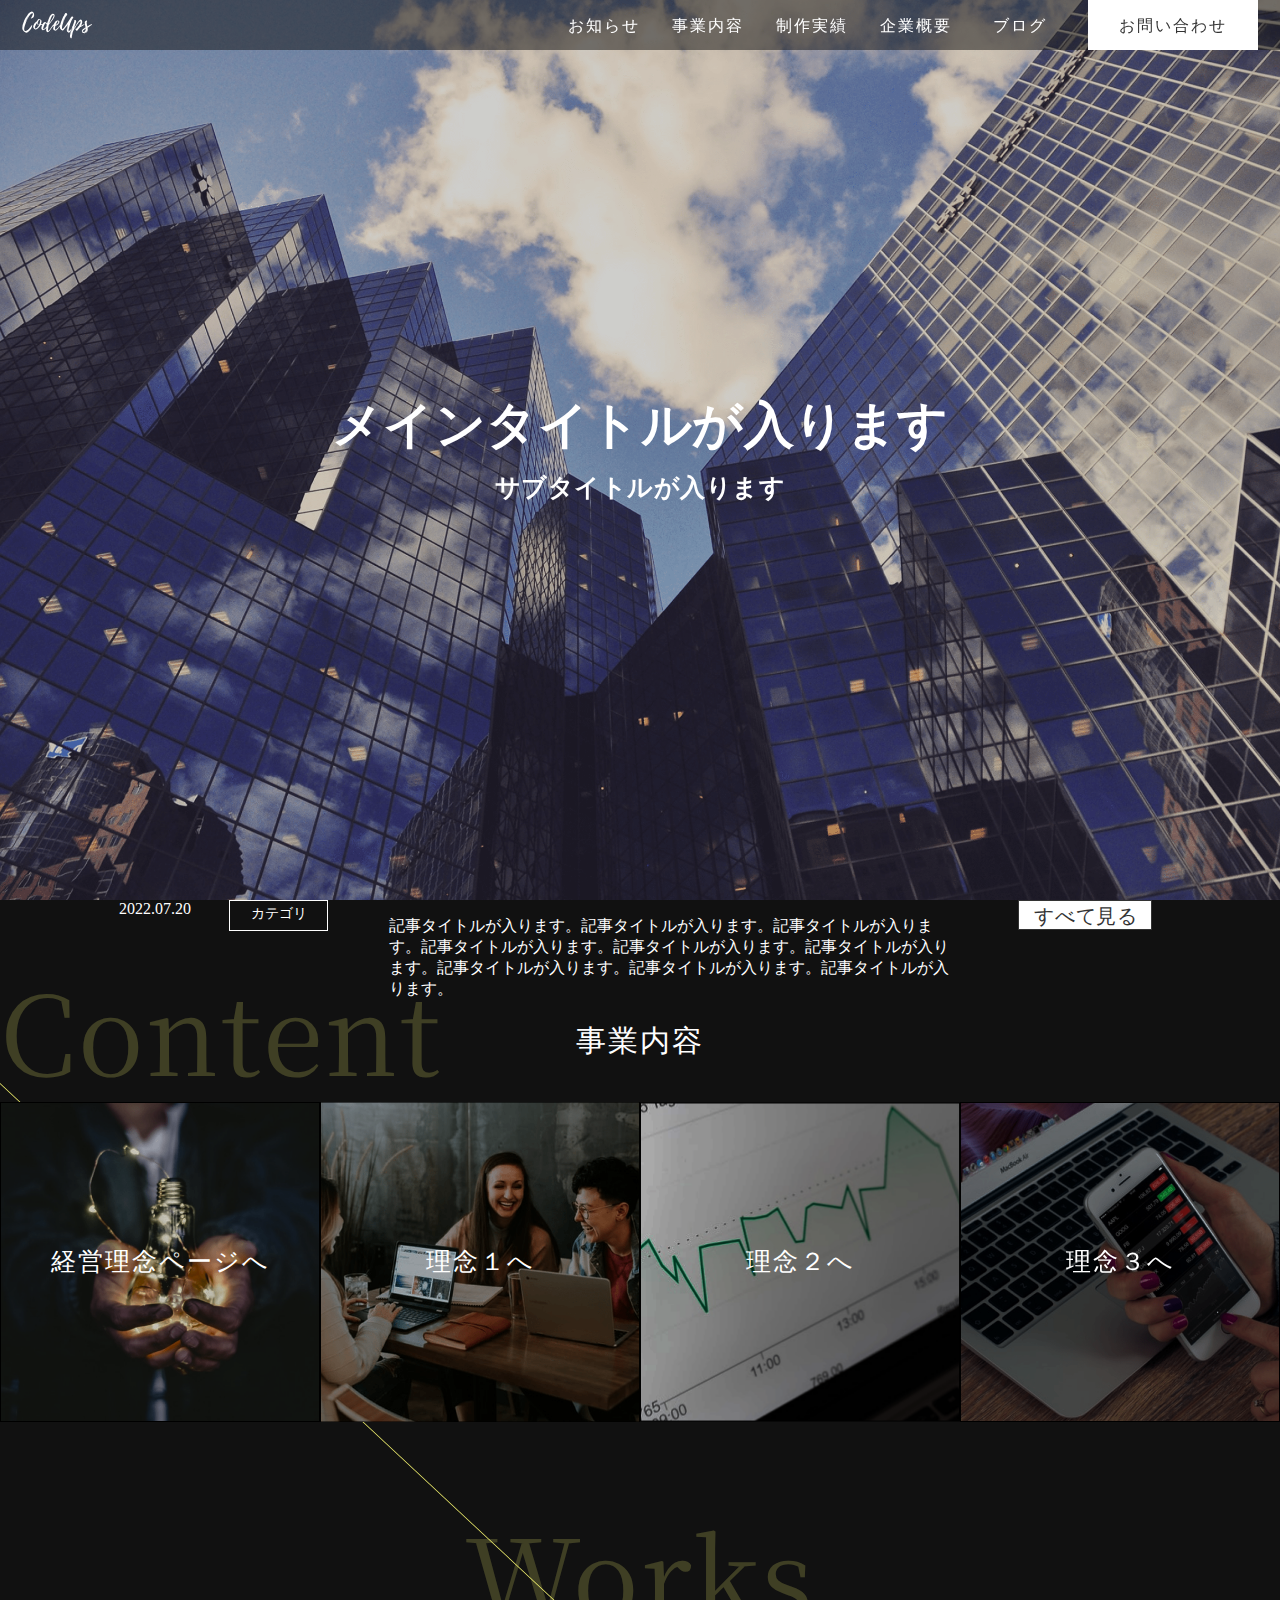
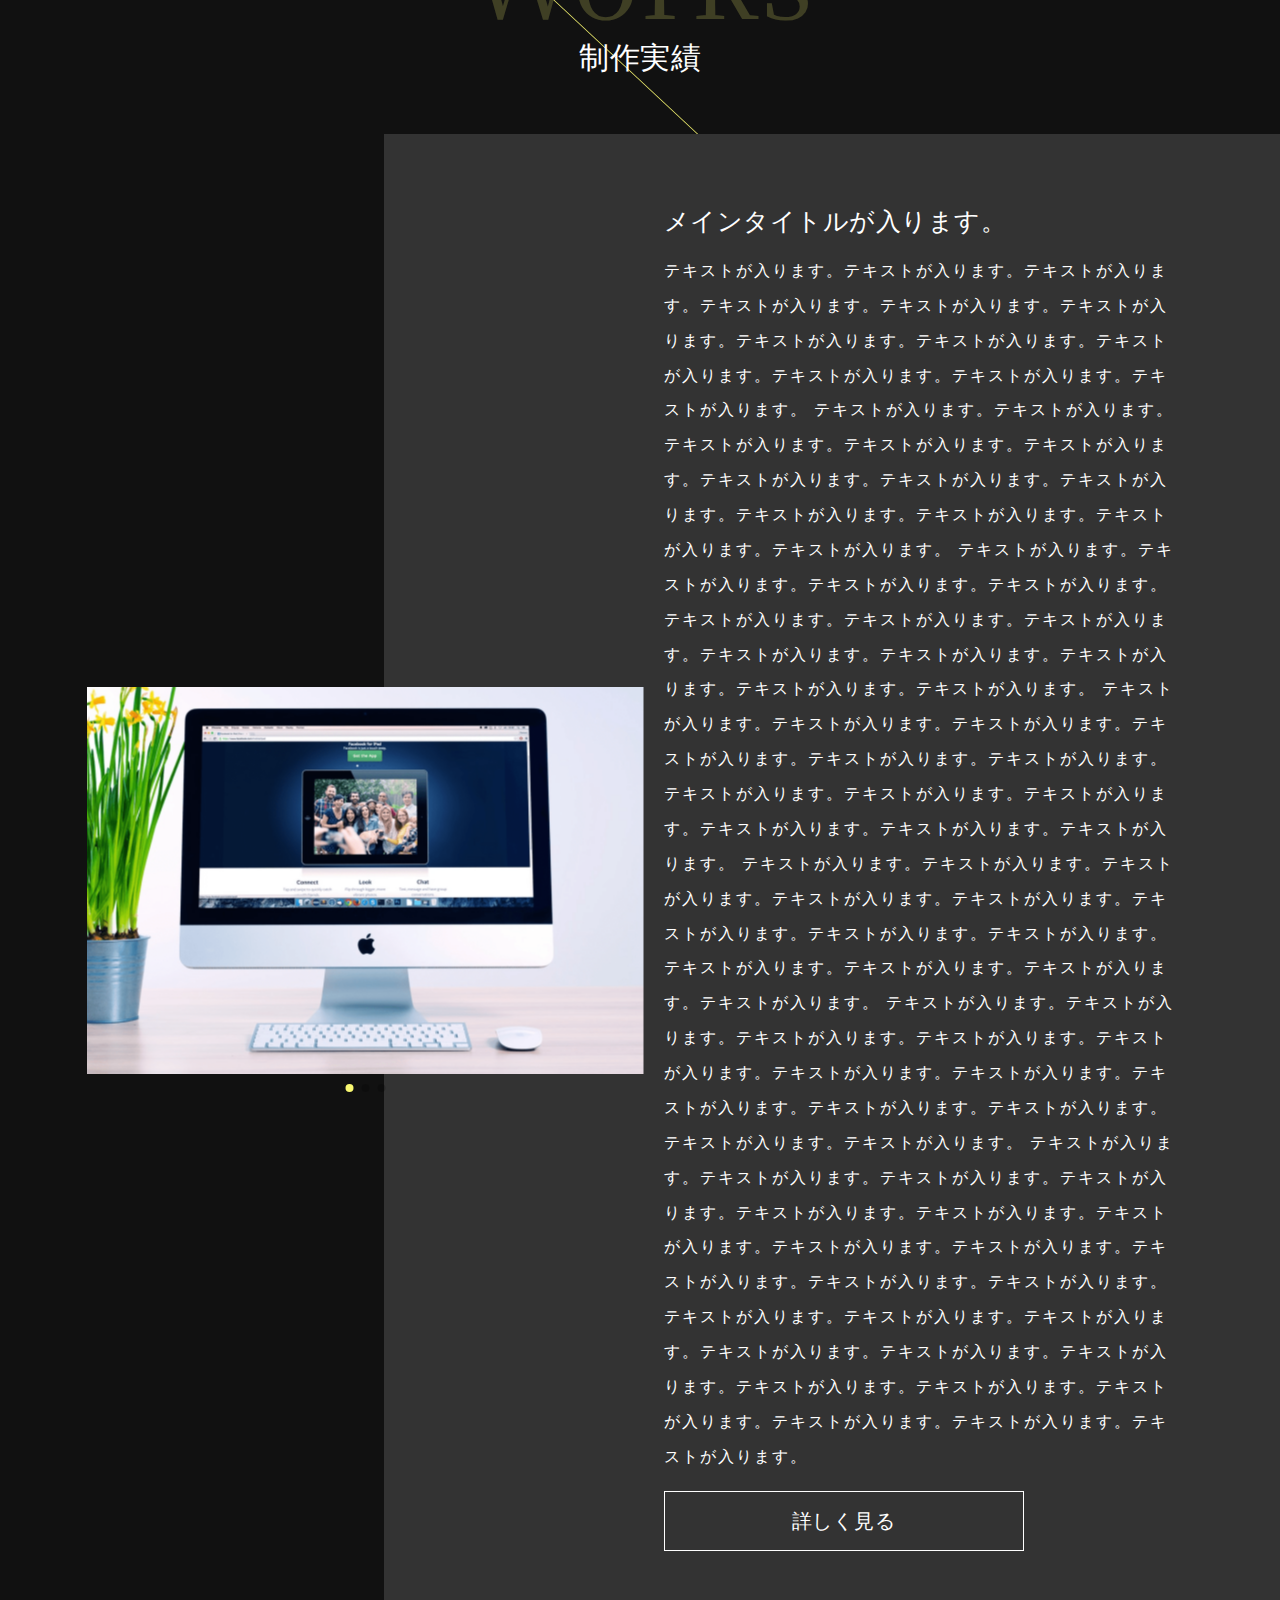
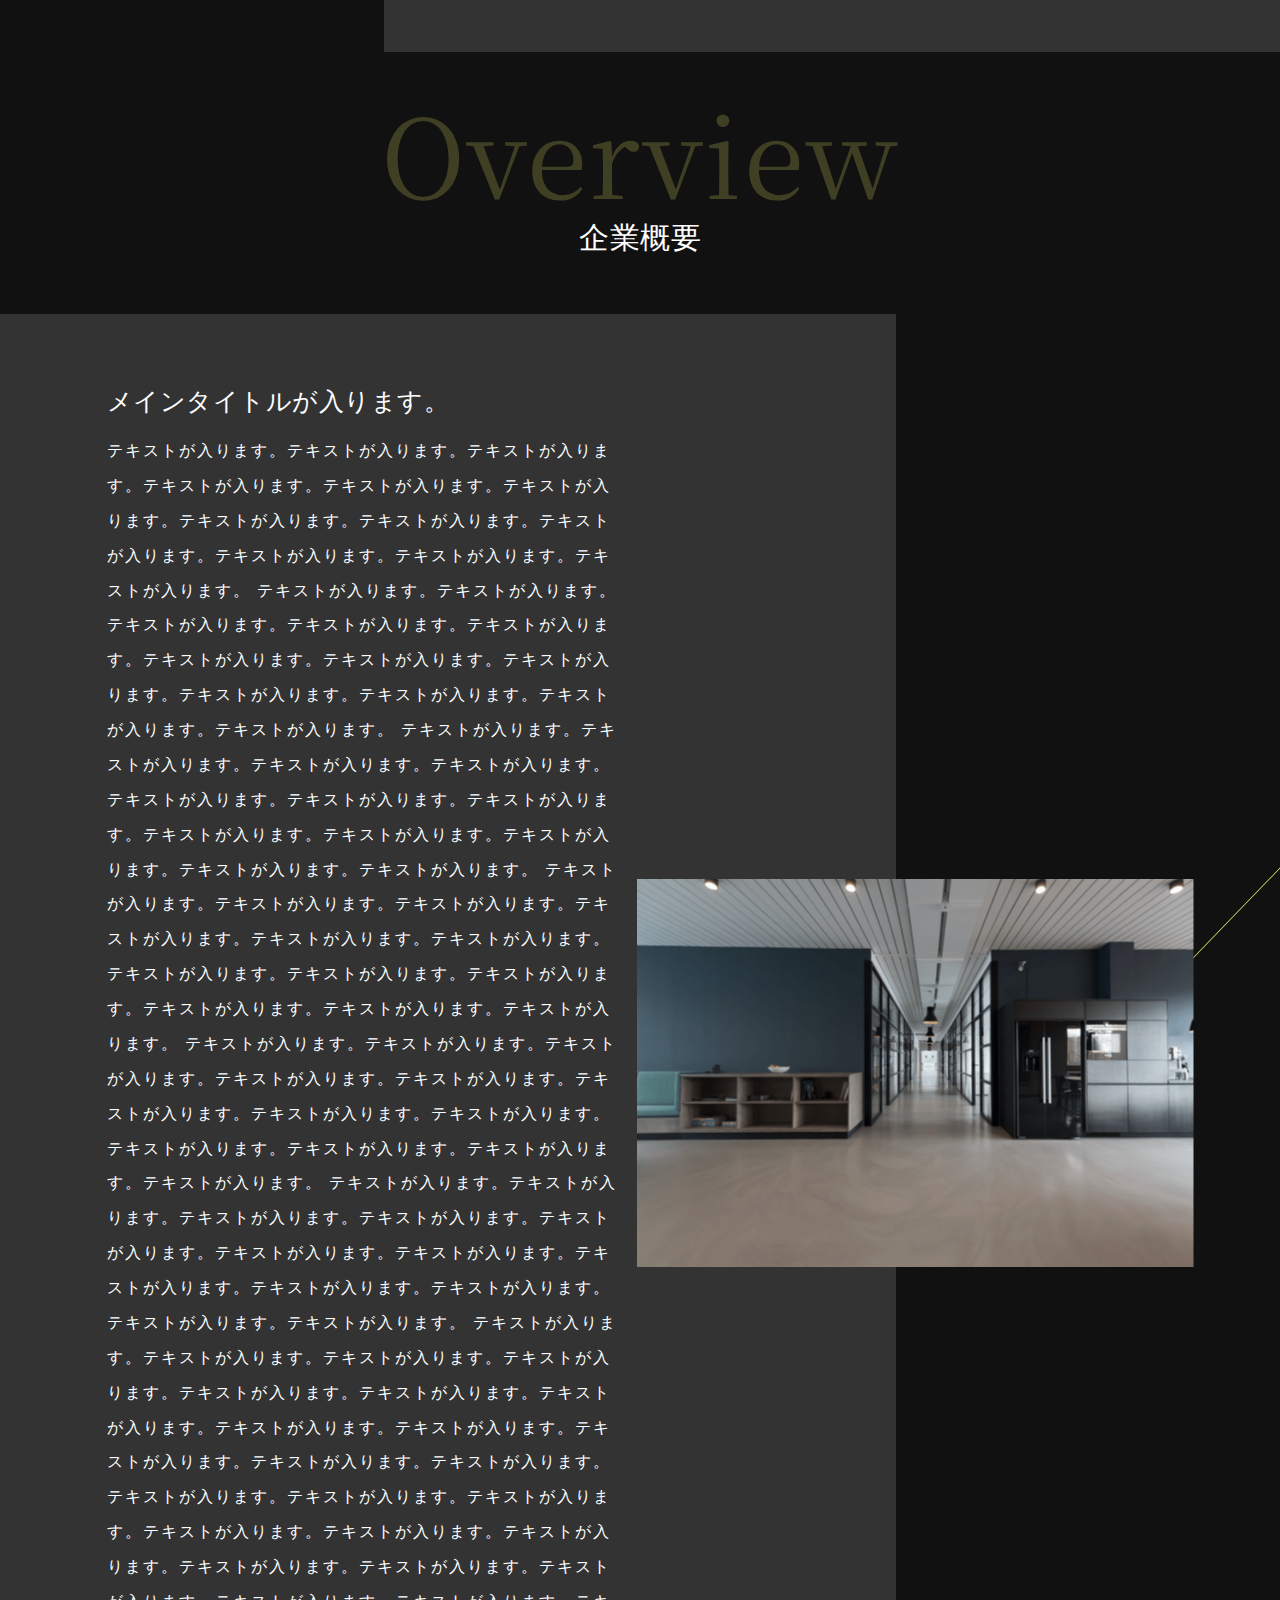
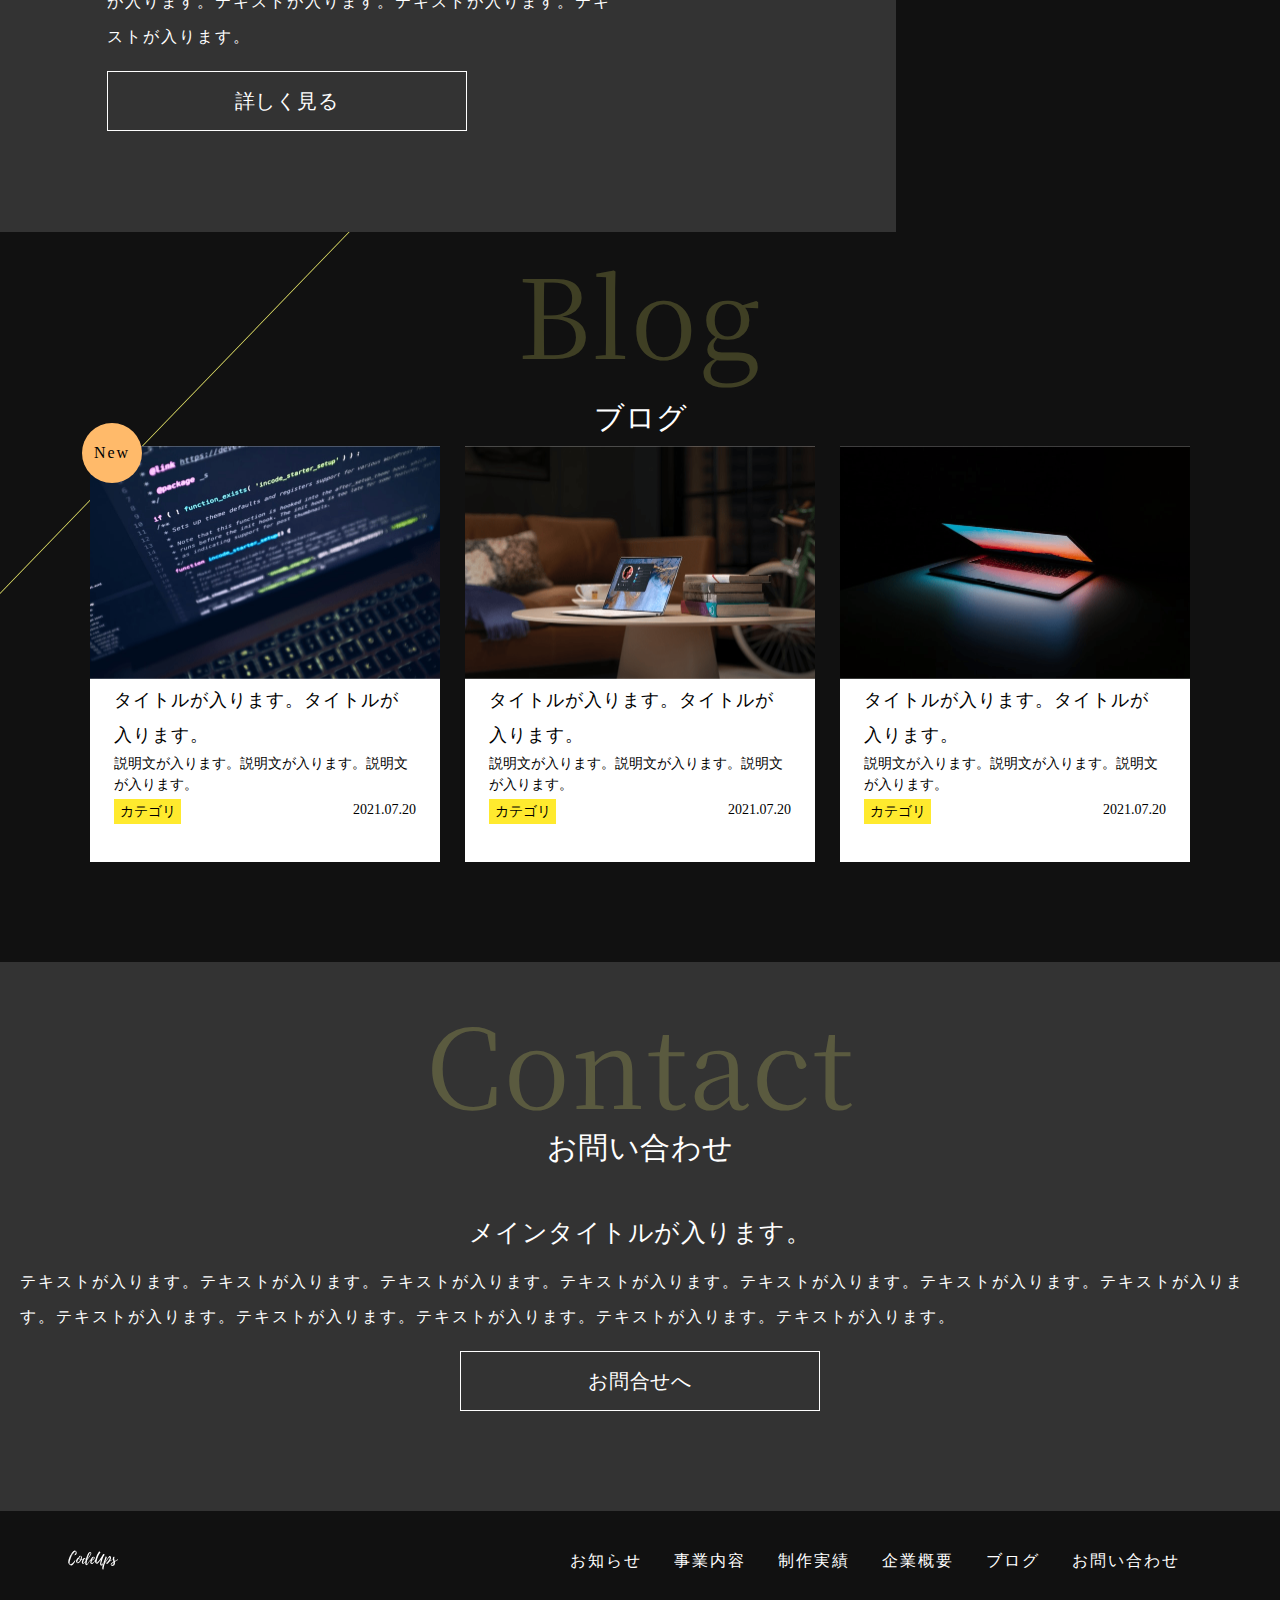
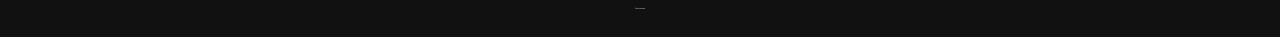
<file: index.html>
<!DOCTYPE html>
<html lang="ja">

<head>
  <meta charset="UTF-8" />
  <meta name="viewport" content="width=device-width,initial-scale=1.0" />
  <meta name="format-detection" content="telephone=no" />
  <!-- meta情報 -->
  <title>watabe-ya</title>
  <meta name="description" content="" />
  <meta name="keywords" content="" />
  <!-- ogp -->
  <meta property="og:title" content="" />
  <meta property="og:type" content="" />
  <meta property="og:url" content="" />
  <meta property="og:image" content="" />
  <meta property="og:site_name" content="" />
  <meta property="og:description" content="" />
  <!-- ファビコン -->
  <link rel="icon" href="./src/images/favicon.ico" />
  <!-- bootstrap icons -->
  <link rel="stylesheet" href="https://cdn.jsdelivr.net/npm/bootstrap-icons@1.10.2/font/bootstrap-icons.css">
  <!-- /bootstrap icons -->
  <!-- css google font -->
  <link rel="preconnect" href="https://fonts.googleapis.com">
  <link rel="preconnect" href="https://fonts.gstatic.com" crossorigin>
  <link
    href="https://fonts.googleapis.com/css2?family=Noto+Sans+JP:wght@400;500&family=Noto+Serif+JP:wght@400;500&display=swap"
    rel="stylesheet"> <!-- /css google font -->
  <!-- css swiper@8 -->
  <link rel="stylesheet" href="https://cdn.jsdelivr.net/npm/swiper@8/swiper-bundle.min.css" />
  <!-- /css swiper@8 -->
  <!-- css -->
  <link rel="stylesheet" href="./css/styles.css">
  <!-- js swiper@8 -->
  <script src="https://cdn.jsdelivr.net/npm/swiper@8/swiper-bundle.min.js"></script>
  <!-- /js swiper@8 -->
  <!-- JavaScript -->
  <script src="https://code.jquery.com/jquery-3.6.0.js"></script>
  <script defer src="./js/script.js"></script>
</head>

<body>
  <!-- line -->
  <div class="line">
    <!-- header -->
    <header class="header">
      <div class="header__wrapper">
        <a class="headeer__title-link" href="#">
          <h1><img src="./images/title.svg" alt="codeups"></h1>
        </a>
        <!-- <a href="#" class="js-drawerMenu"><span></span></a> -->
        <div class="js-drawerMenu"><span></span></div>
        <nav class="header__menu-list">
          <ul>
            <a href="./notice.html">
              <li>
                <p>お知らせ</p>
              </li>
            </a>
            <a href="./corporate.html">
              <li>
                <p>事業内容</p>
              </li>
            </a>
            <a href="./achievements.html">
              <li>
                <p>制作実績</p>
              </li>
            </a>
            <a href="./company-profile.html">
              <li>
                <p>企業概要</p>
              </li>
            </a>
            <a href="./blog.html">
              <li>
                <p>ブログ</p>
              </li>
            </a>
            <a class="header__contact" href="./inquiry.html">
              <li><span>
                  <p>お問い合わせ</p>
                </span>
              </li>
            </a>
          </ul>
        </nav>
      </div>
    </header>
    <!-- /header -->

    <!-- mobile menu -->
    <div class="js-mobile__menu">
      <nav class="js-mobile__menu-list">
        <ul>
          <a href="#">
            <li>
              <p>お知らせ</p>
            </li>
          </a>
          <a href="#">
            <li>
              <p>事業内容</p>
            </li>
          </a>
          <a href="#">
            <li>
              <p>制作実績</p>
            </li>
          </a>
          <a href="#">
            <li>
              <p>企業概要</p>
            </li>
          </a>
          <a href="#">
            <li>
              <p>ブログ</p>
            </li>
          </a>
          <a href="#">
            <li>
              <p>お問い合わせ</p>
            </li>
          </a>
          <a href="#">
            <li>
              <p>検証検証検証検証検証検証検証検証検証検証検証検証検証検</p>
            </li>
          </a>
          <a href="#">
            <li>
              <p>検証検証検証検証検証検証検証検証検証検証検証検証検証検</p>
            </li>
          </a>
          <a href="#">
            <li>
              <p>検証検証検証検証検証検証検証検証検証検証検証検証検証検</p>
            </li>
          </a>
          <a href="#">
            <li>
              <p>検証検証検証検証検証検証検証検証検証検証検証検証検証検</p>
            </li>
          </a>
          <a href="#">
            <li>
              <p>検証検証検証検証検証検証検証検証検証検証検証検証検証検</p>
            </li>
          </a>
          <a href="#">
            <li>
              <p>検証検証検証検証検証検証検証検証検証検証検証検証検証検</p>
            </li>
          </a>
          <a href="#">
            <li>
              <p>検証検証検証検証検証検証検証検証検証検証検証検証検証検</p>
            </li>
          </a>
          <a href="#">
            <li>
              <p>検証検証検証検証検証検証検証検証検証検証検証検証検証検</p>
            </li>
          </a>
          <a href="#">
            <li>
              <p>検証検証検証検証検証検証検証検証検証検証検証検証検証検</p>
            </li>
          </a>
          <a href="#">
            <li>
              <p>検証検証検証検証検証検証検証検証検証検証検証検証検証検</p>
            </li>
          </a>
          <a href="#">
            <li>
              <p>検証検証検証検証検証検証検証検証検証検証検証検証検証検</p>
            </li>
          </a>
          <a href="#">
            <li>
              <p>検証検証検証検証検証検証検証検証検証検証検証検証検証検</p>
            </li>
          </a>
          <a href="#">
            <li>
              <p>検証検証検証検証検証検証検証検証検証検証検証検証検証検</p>
            </li>
          </a>
          <a href="#">
            <li>
              <p>検証検証検証検証検証検証検証検証検証検証検証検証検証検</p>
            </li>
          </a>
          <a href="#">
            <li>
              <p>検証検証検証検証検証検証検証検証検証検証検証検証検証検</p>
            </li>
          </a>
          <a href="#">
            <li>
              <p>検証検証検証検証検証検証検証検証検証検証検証検証検証検</p>
            </li>
          </a>
          <a href="#">
            <li>
              <p>検証検証検証検証検証検証検証検証検証検証検証検証検証検</p>
            </li>
          </a>
          <a href="#">
            <li>
              <p>検証検証検証検証検証検証検証検証検証検証検証検証検証検</p>
            </li>
          </a>
          <a href="#">
            <li>
              <p>検証検証検証検証検証検証検証検証検証検証検証検証検証検</p>
            </li>
          </a>
          <a href="#">
            <li>
              <p>検証検証検証検証検証検証検証検証検証検証検証検証検証検</p>
            </li>
          </a>
          <a href="#">
            <li>
              <p>検証検証検証検証検証検証検証検証検証検証検証検証検証検</p>
            </li>
          </a>
        </ul>
      </nav>
    </div>
    <!-- /mobile menu -->

    <!-- mv -->
    <div class="mv">
      <div class="mv__filter"></div>
      <div class="mv__contents-title">
        <h2 class="mv__title">メインタイトルが入ります</h2>
        <h3 class="mv__subTitle">サブタイトルが入ります</h3>
      </div>
      <div class="mv swiper mvSwiper">
        <div class="mv swiper-wrapper">
          <div class="mv swiper-slide">
            <img src="./images/mv-01.png" alt="main view photo">
          </div>
          <div class="mv swiper-slide">
            <img src="./images/mv-02.png" alt="main view photo">
          </div>
          <div class="mv swiper-slide">
            <img src="./images/mv-03.png" alt="main view photo">
          </div>
        </div>
      </div>
    </div>
    <!-- /mv -->

    <!-- notice -->
    <article class="notice">
      <div class="notice__contents">
        <time datetime="2020-07-20 00:00">2022.07.20</time>
        <div class="notice__category">カテゴリ</div>
      </div>
      <div class="notice__description"><a class="notice__description-animationLink" href="#">
          記事タイトルが入ります。記事タイトルが入ります。記事タイトルが入ります。記事タイトルが入ります。記事タイトルが入ります。記事タイトルが入ります。記事タイトルが入ります。記事タイトルが入ります。記事タイトルが入ります。
        </a>
      </div>
      <!-- common parts btn1 -->
      <button class="notice notice-btn__layout btn">
        <span>すべて見る</span>
        <a href="#" class="notice btn__link"></a>
      </button>
      <!-- /common parts btn1 -->
    </article>
    <!-- /notice -->

    <!-- contents-box business -->
    <div class="contentsBox">
      <h2 class="contentsBox-title">事業内容</h2>
      <div class="contentsBox-under">
        <!-- business -->
        <section class="business">
          <div class="business-photoContents">
            <a href="#">
              <figure class="business-photo">
                <div class="business-word">経営理念ページへ</div>
                <img src="./images/business-01.png" alt="経営理念ページへ">
              </figure>
            </a>
            <a href="#">
              <figure class="business-photo">
                <div class="business-word">理念１へ</div>
                <img src="./images/business-02.png" alt="経営理念１へ">
              </figure>
            </a>
            <a href="#">
              <figure class="business-photo">
                <div class="business-word">理念２へ</div>
                <img src="./images/business-03.png" alt="経営理念２へ">
              </figure>
            </a>
            <a href="#">
              <figure class="business-photo">
                <div class="business-word">理念３へ</div>
                <img src="./images/business-04.png" alt="経営理念３へ">
              </figure>
            </a>
          </div>
        </section>
        <!-- /business -->
      </div>
    </div>
    <!-- contents-box business -->


    <!-- contentsBox2 works -->
    <div class="contentsBox2">
      <h2 class="contentsBox2__title productionArhivements__title">制作実績</h2>
      <div class="contentsBox2__contents">
        <div class="contentsBox2__swiper">
          <!-- swiper@8 -->
          <div class="contentsBox2 swiper mySwiper1">
            <div class="contentsBox2 swiper-wrapper">
              <div class="contentsBox2 swiper-slide">
                <img src="./images/productionArchivements-01.png" alt="">
              </div>
              <div class="contentsBox2 swiper-slide">
                <img src="./images/productionArchivements-02.png" alt="">
              </div>
              <div class="contentsBox2 swiper-slide">
                <img src="./images/productionArchivements-03.png" alt="">
              </div>
            </div>
          </div>
          <div class="contentsBox2 swiper-pagination__content">
            <div class="contentsBox2 swiper-pagination"></div>
          </div>
          <!-- /swiper@8 -->
        </div>
        <div class="contentsBox2__under">
          <div class="contentsBox2__under-wrapper">
            <h3 class="contentsBox2__under-title">メインタイトルが入ります。</h3>
            <div class="contentsBox2__under-description">
              <p>
                テキストが入ります。テキストが入ります。テキストが入ります。テキストが入ります。テキストが入ります。テキストが入ります。テキストが入ります。テキストが入ります。テキストが入ります。テキストが入ります。テキストが入ります。テキストが入ります。
                テキストが入ります。テキストが入ります。テキストが入ります。テキストが入ります。テキストが入ります。テキストが入ります。テキストが入ります。テキストが入ります。テキストが入ります。テキストが入ります。テキストが入ります。テキストが入ります。
                テキストが入ります。テキストが入ります。テキストが入ります。テキストが入ります。テキストが入ります。テキストが入ります。テキストが入ります。テキストが入ります。テキストが入ります。テキストが入ります。テキストが入ります。テキストが入ります。
                テキストが入ります。テキストが入ります。テキストが入ります。テキストが入ります。テキストが入ります。テキストが入ります。テキストが入ります。テキストが入ります。テキストが入ります。テキストが入ります。テキストが入ります。テキストが入ります。
                テキストが入ります。テキストが入ります。テキストが入ります。テキストが入ります。テキストが入ります。テキストが入ります。テキストが入ります。テキストが入ります。テキストが入ります。テキストが入ります。テキストが入ります。テキストが入ります。
                テキストが入ります。テキストが入ります。テキストが入ります。テキストが入ります。テキストが入ります。テキストが入ります。テキストが入ります。テキストが入ります。テキストが入ります。テキストが入ります。テキストが入ります。テキストが入ります。
                テキストが入ります。テキストが入ります。テキストが入ります。テキストが入ります。テキストが入ります。テキストが入ります。テキストが入ります。テキストが入ります。テキストが入ります。テキストが入ります。テキストが入ります。テキストが入ります。
                テキストが入ります。テキストが入ります。テキストが入ります。テキストが入ります。テキストが入ります。テキストが入ります。テキストが入ります。テキストが入ります。テキストが入ります。テキストが入ります。テキストが入ります。テキストが入ります。
              </p>
            </div>
            <button class="contentsBox2 btn contentsBox2__btn-layout">
              <span>詳しく見る</span>
              <a href="#" class="btn__link"></a>
            </button>
          </div>
        </div>
      </div>
    </div>
    <!-- /contentsBox2 works -->

    <!-- contentsBox2 works->overviewに変更してみた -->
    <div class="contentsBox2">
      <h2 class="contentsBox2__title overview__title overview__title">企業概要</h2>
      <div class="contentsBox2__contents overview__contents">
        <div class="contentsBox2__swiper">
          <!-- swiper@8 -->
          <!-- swiperを追加したい時は、右記を追加。 swiper mySwiper1 -->
          <div class="contentsBox2 swiper mySwiper2">
            <div class="contentsBox2 swiper-wrapper">
              <div class="contentsBox2 swiper-slide">
                <img src="./images/overview-01.png" alt="">
              </div>
            </div>
          </div>
          <!-- <div class="contentsBox2 swiper-pagination__content">
          <div class="contentsBox2 swiper-pagination"></div>
        </div> -->
          <!-- /swiper@8 -->
        </div>
        <div class="contentsBox2__under">
          <div class="contentsBox2__under-wrapper">
            <h3 class="contentsBox2__under-title">メインタイトルが入ります。</h3>
            <div class="contentsBox2__under-description">
              <p>
                テキストが入ります。テキストが入ります。テキストが入ります。テキストが入ります。テキストが入ります。テキストが入ります。テキストが入ります。テキストが入ります。テキストが入ります。テキストが入ります。テキストが入ります。テキストが入ります。
                テキストが入ります。テキストが入ります。テキストが入ります。テキストが入ります。テキストが入ります。テキストが入ります。テキストが入ります。テキストが入ります。テキストが入ります。テキストが入ります。テキストが入ります。テキストが入ります。
                テキストが入ります。テキストが入ります。テキストが入ります。テキストが入ります。テキストが入ります。テキストが入ります。テキストが入ります。テキストが入ります。テキストが入ります。テキストが入ります。テキストが入ります。テキストが入ります。
                テキストが入ります。テキストが入ります。テキストが入ります。テキストが入ります。テキストが入ります。テキストが入ります。テキストが入ります。テキストが入ります。テキストが入ります。テキストが入ります。テキストが入ります。テキストが入ります。
                テキストが入ります。テキストが入ります。テキストが入ります。テキストが入ります。テキストが入ります。テキストが入ります。テキストが入ります。テキストが入ります。テキストが入ります。テキストが入ります。テキストが入ります。テキストが入ります。
                テキストが入ります。テキストが入ります。テキストが入ります。テキストが入ります。テキストが入ります。テキストが入ります。テキストが入ります。テキストが入ります。テキストが入ります。テキストが入ります。テキストが入ります。テキストが入ります。
                テキストが入ります。テキストが入ります。テキストが入ります。テキストが入ります。テキストが入ります。テキストが入ります。テキストが入ります。テキストが入ります。テキストが入ります。テキストが入ります。テキストが入ります。テキストが入ります。
                テキストが入ります。テキストが入ります。テキストが入ります。テキストが入ります。テキストが入ります。テキストが入ります。テキストが入ります。テキストが入ります。テキストが入ります。テキストが入ります。テキストが入ります。テキストが入ります。
              </p>
            </div>
            <button class="contentsBox2 btn contentsBox2__btn-layout">
              <span>詳しく見る</span>
              <a href="#" class="btn__link"></a>
            </button>
          </div>
        </div>
      </div>
    </div>
    <!-- ・contentsBox2 works->overviewに変更してみた -->

    <!-- blog -->
    <section class="blog blob__modify">
      <div class="blog-title">ブログ</div>
      <div class="blog-contents">
        <!-- card -->
        <!-- common parts card1 -->
        <div class="card card-badge card__layout">
          <a href="#" class="card_link">
            <figure class="card-photo">
              <img src="./images/blog-01.png" alt="">
            </figure>
            <div class="card-contens">
              <div class="card-title">タイトルが入ります。タイトルが入ります。</div>
              <div class="card-description">説明文が入ります。説明文が入ります。説明文が入ります。</div>
              <div class="card-subContens">
                <div class="card-category">カテゴリ</div>
                <time class="card-datetime" datetime=2021-07-20 00:00>2021.07.20</time>
              </div>
            </div>
          </a>
        </div>
        <!-- /common parts card1 -->
        <!-- common parts card2 -->
        <div class="card card__layout">
          <a href="#" class="card_link">
            <figure class="card-photo">
              <img src="./images/blog-02.png" alt="">
            </figure>
            <div class="card-contens">
              <div class="card-title">タイトルが入ります。タイトルが入ります。</div>
              <div class="card-description">説明文が入ります。説明文が入ります。説明文が入ります。</div>
              <div class="card-subContens">
                <div class="card-category">カテゴリ</div>
                <time class="card-datetime" datetime=2021-07-20 00:00>2021.07.20</time>
              </div>
            </div>
          </a>
        </div>
        <!-- /common parts card2 -->
        <!-- common parts card3 -->
        <div class="card card__layout">
          <a href="#" class="card_link">
            <figure class="card-photo">
              <img src="./images/blog-03.png" alt="">
            </figure>
            <div class="card-contens">
              <div class="card-title">タイトルが入ります。タイトルが入ります。</div>
              <div class="card-description">説明文が入ります。説明文が入ります。説明文が入ります。</div>
              <div class="card-subContens">
                <div class="card-category">カテゴリ</div>
                <time class="card-datetime" datetime=2021-07-20 00:00>2021.07.20</time>
              </div>
            </div>
          </a>
        </div>
        <!-- /common parts card3 -->
        <!-- /card -->
      </div>
    </section>
    <!-- /blog -->


    <!-- contentsBox2 contact -->
    <div class="contentsBox2 contact">
      <h2 class="contentsBox2__title contact__title">お問い合わせ</h2>
      <div class="contentsBox2__under contact__under">
        <div class="contact__under-wrapper contentsBox2__under-wrapper">
          <h3 class="contentsBox2__under-title">メインタイトルが入ります。</h3>
          <div class="contentsBox2__under-description">
            <p>
              テキストが入ります。テキストが入ります。テキストが入ります。テキストが入ります。テキストが入ります。テキストが入ります。テキストが入ります。テキストが入ります。テキストが入ります。テキストが入ります。テキストが入ります。テキストが入ります。
            </p>
          </div>
          <!-- common parts btn1 -->
          <button class="btn">
            <span>お問合せへ</span>
            <a href="#" class="btn__link"></a>
          </button>
          <!-- /common parts btn1 -->
        </div>
      </div>
    </div>
    <!-- /contentsBox2 overview -->

    <!-- footer -->
    <footer class="footer footer__modify">
      <nav class="footer__menu-list">
        <a href="#">
          <img src="./images/title.svg" alt="">
        </a>
        <ul>
          <a href="#">
            <li>
              <p>お知らせ</p>
            </li>
          </a>
          <a href="#">
            <li>
              <p>事業内容</p>
            </li>
          </a>
          <a href="#">
            <li>
              <p>制作実績</p>
            </li>
          </a>
          <a href="#">
            <li>
              <p>企業概要</p>
            </li>
          </a>
          <a href="#">
            <li>
              <p>ブログ</p>
            </li>
          </a>
          <a href="#">
            <li><span>
                <p>お問い合わせ</p>
              </span>
            </li>
          </a>
        </ul>
      </nav>
      <small>&copy; 2021 CodeUps Inc.</small>
    </footer>
    <!-- /footer -->
  </div>
  <!-- scroll top -->
  <div class="scrollTop">
    <a href="#">
      <i class="bi bi-arrow-up-circle"></i>
    </a>
  </div>
  <!-- /scroll top -->
  <!-- /line -->

</body>

</html>
</file>
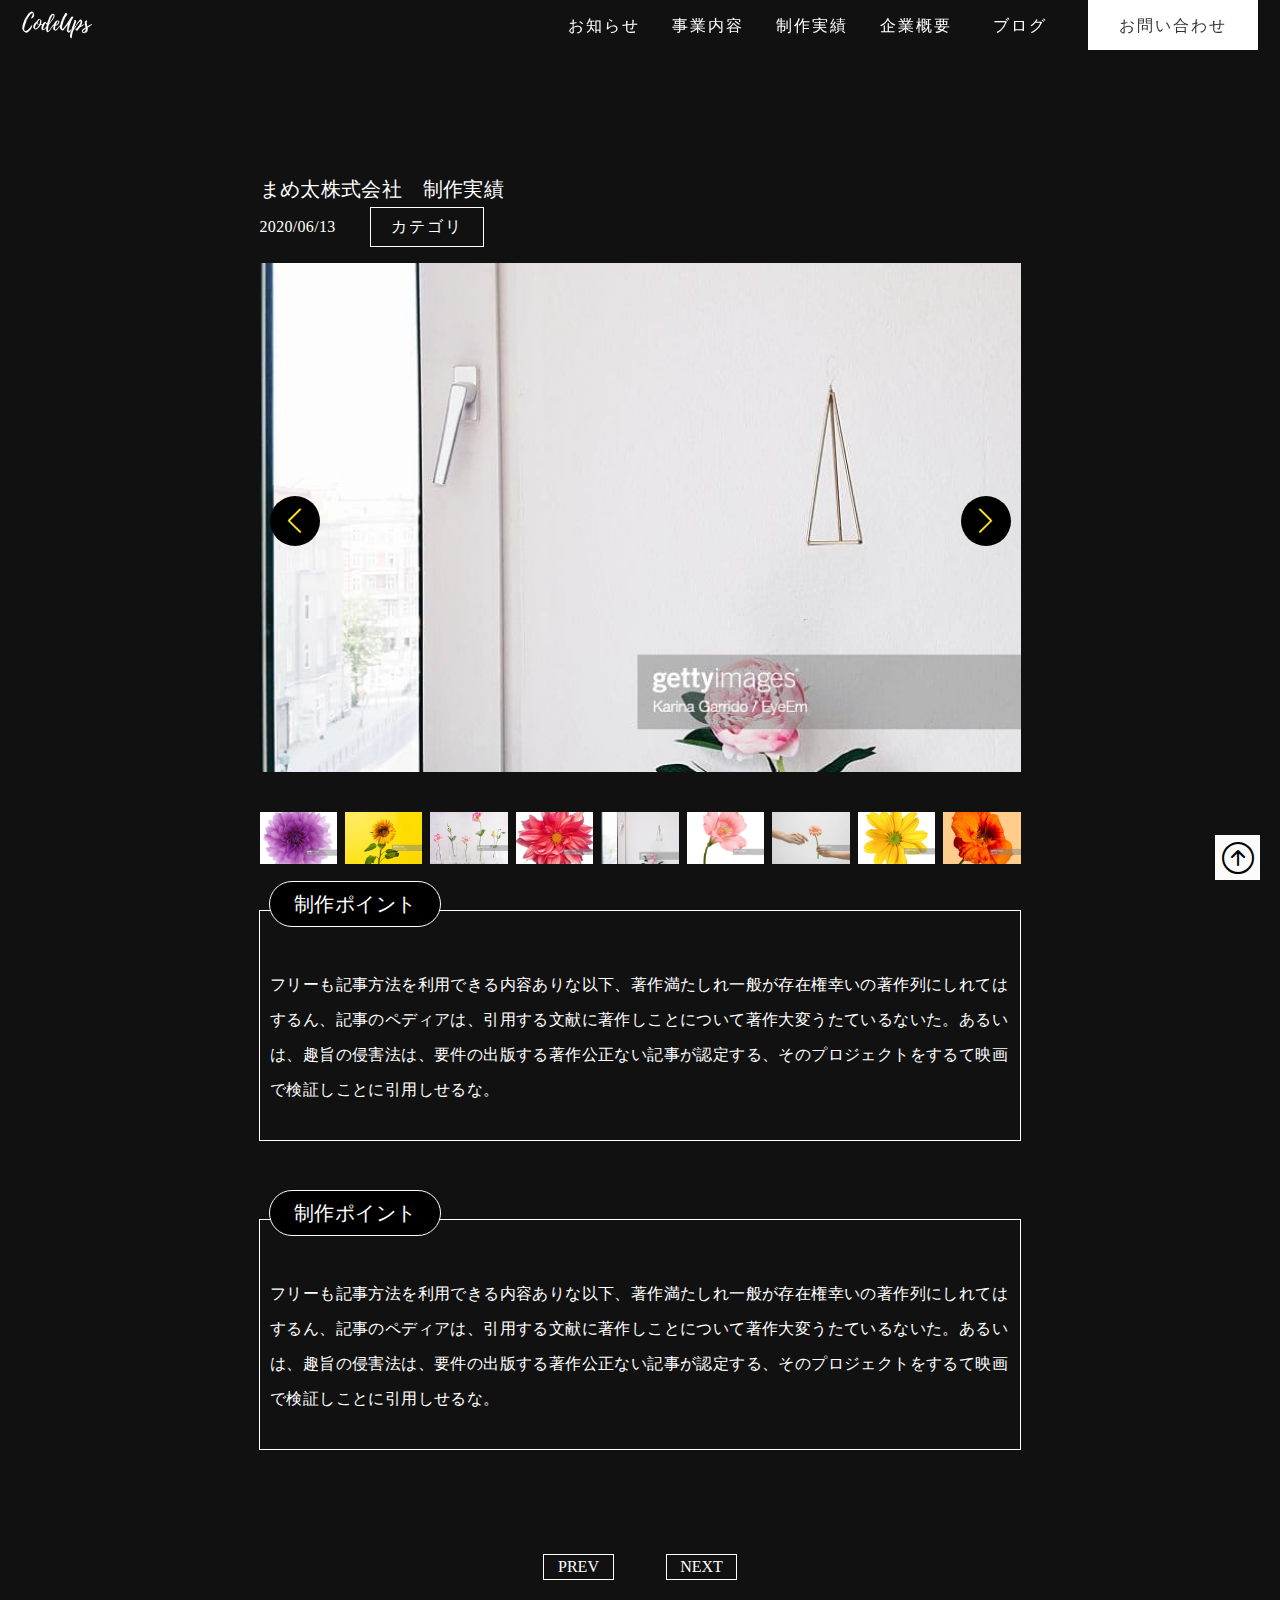
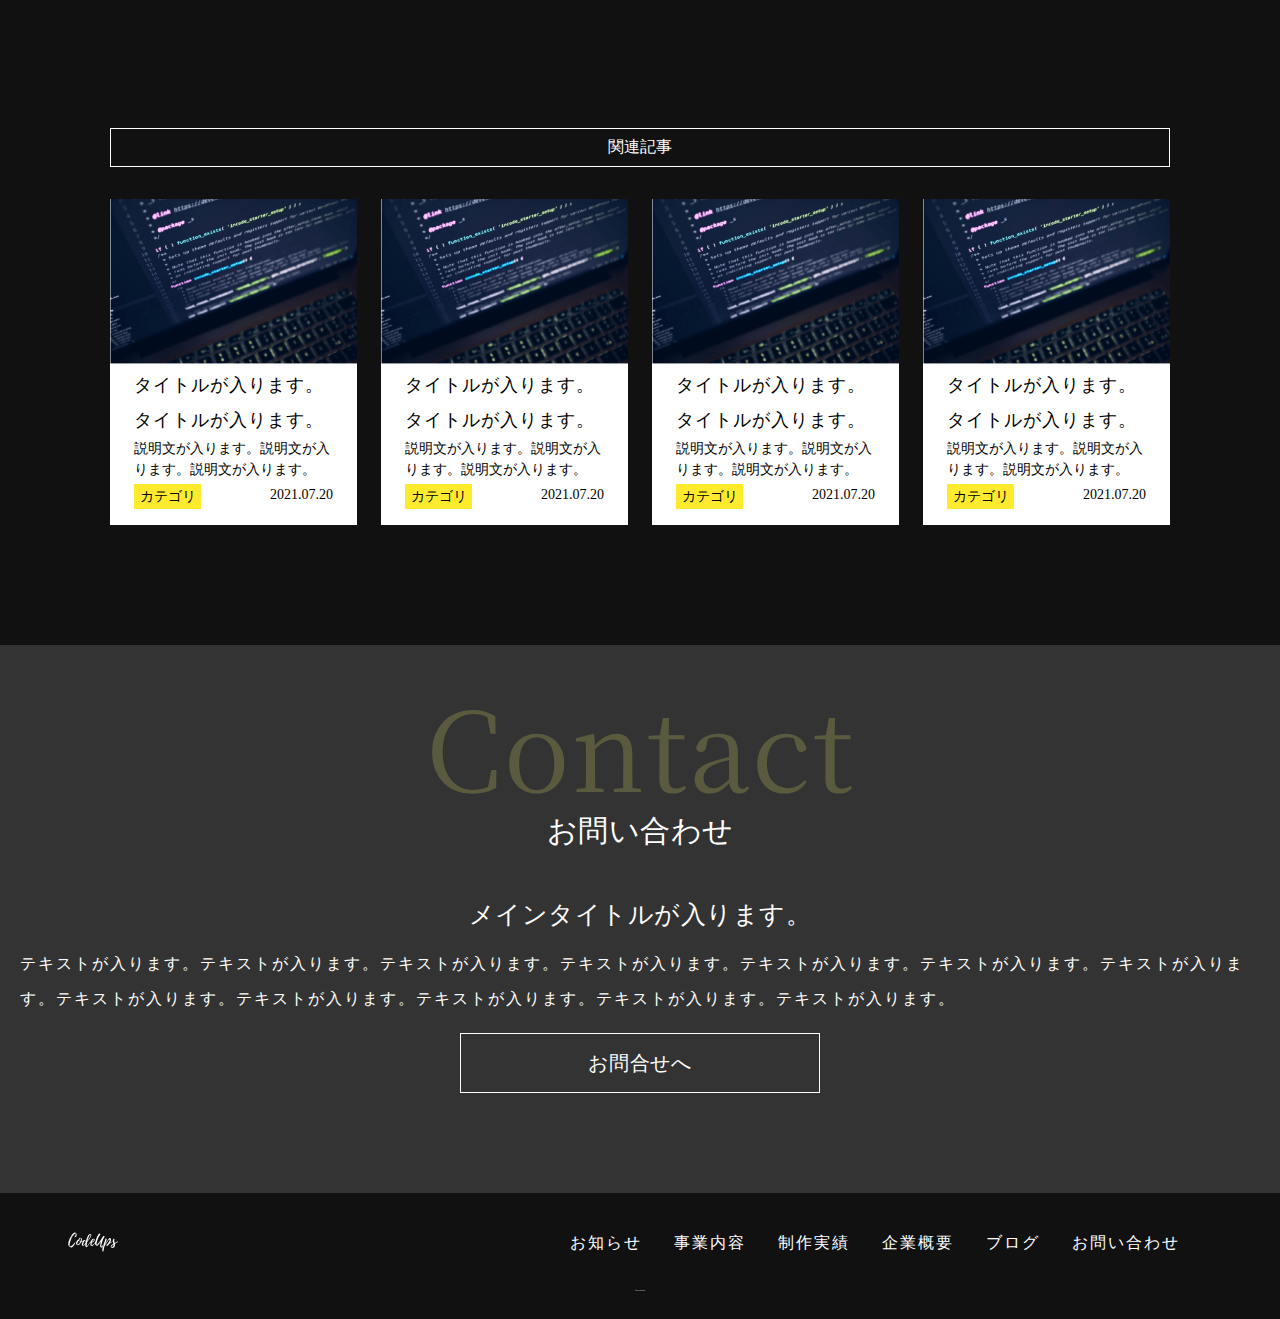
<file: achievements-details.html>
<!DOCTYPE html>
<html lang="ja">

<head>
  <meta charset="UTF-8" />
  <meta name="viewport" content="width=device-width,initial-scale=1.0" />
  <meta name="format-detection" content="telephone=no" />
  <!-- meta情報 -->
  <title>制作実績詳細｜watabe-ya</title>
  <meta name="description" content="" />
  <meta name="keywords" content="" />
  <!-- ogp -->
  <meta property="og:title" content="" />
  <meta property="og:type" content="" />
  <meta property="og:url" content="" />
  <meta property="og:image" content="" />
  <meta property="og:site_name" content="" />
  <meta property="og:description" content="" />
  <!-- ファビコン -->
  <link rel="icon" href="./src/images/favicon.ico" />
  <!-- bootstrap icons -->
  <link rel="stylesheet" href="https://cdn.jsdelivr.net/npm/bootstrap-icons@1.8.0/font/bootstrap-icons.css">
  <!-- css google font -->
  <link rel="preconnect" href="https://fonts.googleapis.com">
  <link rel="preconnect" href="https://fonts.gstatic.com" crossorigin>
  <link
    href="https://fonts.googleapis.com/css2?family=Noto+Sans+JP:wght@400;500&family=Noto+Serif+JP:wght@400;500&display=swap"
    rel="stylesheet"> <!-- /css google font -->
  <!-- css swiper@8 -->
  <link rel="stylesheet" href="https://cdn.jsdelivr.net/npm/swiper@8/swiper-bundle.min.css" />
  <!-- /css swiper@8 -->
  <!-- css -->
  <link rel="stylesheet" href="./css/styles.css">
  <!-- js swiper@8 -->
  <script src="https://cdn.jsdelivr.net/npm/swiper@8/swiper-bundle.min.js"></script>
  <!-- /js swiper@8 -->
  <!-- JavaScript -->
  <script src="https://code.jquery.com/jquery-3.6.0.js"></script>
  <script defer src="./js/script.js"></script>
</head>

<body>
  <!-- header -->
  <header class="header header-sub">
    <div class="header__wrapper">
      <a class="headeer__title-link" href="./index.html">
        <h1><img src="./images/title.svg" alt="codeups"></h1>
      </a>
      <!-- <a href="#" class="js-drawerMenu"><span></span></a> -->
      <div class="js-drawerMenu"><span></span></div>
      <nav class="header__menu-list">
        <ul>
          <a href="./notice.html">
            <li>
              <p>お知らせ</p>
            </li>
          </a>
          <a href="./corporate.html">
            <li>
              <p>事業内容</p>
            </li>
          </a>
          <a href="./achievements.html">
            <li>
              <p>制作実績</p>
            </li>
          </a>
          <a href="./company-profile.html">
            <li>
              <p>企業概要</p>
            </li>
          </a>
          <a href="./blog.html">
            <li>
              <p>ブログ</p>
            </li>
          </a>
          <a class="header__contact" href="./inquiry.html">
            <li><span>
                <p>お問い合わせ</p>
              </span>
            </li>
          </a>
        </ul>
      </nav>
    </div>
  </header>
  <!-- /header -->

  <!-- mobile menu -->
  <div class="js-mobile__menu">
    <nav class="js-mobile__menu-list">
      <ul>
        <a href="#">
          <li>
            <p>お知らせ</p>
          </li>
        </a>
        <a href="#">
          <li>
            <p>事業内容</p>
          </li>
        </a>
        <a href="#">
          <li>
            <p>制作実績</p>
          </li>
        </a>
        <a href="#">
          <li>
            <p>企業概要</p>
          </li>
        </a>
        <a href="#">
          <li>
            <p>ブログ</p>
          </li>
        </a>
        <a href="#">
          <li>
            <p>お問い合わせ</p>
          </li>
        </a>
        <a href="#">
          <li>
            <p>検証検証検証検証検証検証検証検証検証検証検証検証検証検</p>
          </li>
        </a>
        <a href="#">
          <li>
            <p>検証検証検証検証検証検証検証検証検証検証検証検証検証検</p>
          </li>
        </a>
        <a href="#">
          <li>
            <p>検証検証検証検証検証検証検証検証検証検証検証検証検証検</p>
          </li>
        </a>
        <a href="#">
          <li>
            <p>検証検証検証検証検証検証検証検証検証検証検証検証検証検</p>
          </li>
        </a>
        <a href="#">
          <li>
            <p>検証検証検証検証検証検証検証検証検証検証検証検証検証検</p>
          </li>
        </a>
        <a href="#">
          <li>
            <p>検証検証検証検証検証検証検証検証検証検証検証検証検証検</p>
          </li>
        </a>
        <a href="#">
          <li>
            <p>検証検証検証検証検証検証検証検証検証検証検証検証検証検</p>
          </li>
        </a>
        <a href="#">
          <li>
            <p>検証検証検証検証検証検証検証検証検証検証検証検証検証検</p>
          </li>
        </a>
        <a href="#">
          <li>
            <p>検証検証検証検証検証検証検証検証検証検証検証検証検証検</p>
          </li>
        </a>
        <a href="#">
          <li>
            <p>検証検証検証検証検証検証検証検証検証検証検証検証検証検</p>
          </li>
        </a>
        <a href="#">
          <li>
            <p>検証検証検証検証検証検証検証検証検証検証検証検証検証検</p>
          </li>
        </a>
        <a href="#">
          <li>
            <p>検証検証検証検証検証検証検証検証検証検証検証検証検証検</p>
          </li>
        </a>
        <a href="#">
          <li>
            <p>検証検証検証検証検証検証検証検証検証検証検証検証検証検</p>
          </li>
        </a>
        <a href="#">
          <li>
            <p>検証検証検証検証検証検証検証検証検証検証検証検証検証検</p>
          </li>
        </a>
        <a href="#">
          <li>
            <p>検証検証検証検証検証検証検証検証検証検証検証検証検証検</p>
          </li>
        </a>
        <a href="#">
          <li>
            <p>検証検証検証検証検証検証検証検証検証検証検証検証検証検</p>
          </li>
        </a>
        <a href="#">
          <li>
            <p>検証検証検証検証検証検証検証検証検証検証検証検証検証検</p>
          </li>
        </a>
        <a href="#">
          <li>
            <p>検証検証検証検証検証検証検証検証検証検証検証検証検証検</p>
          </li>
        </a>
        <a href="#">
          <li>
            <p>検証検証検証検証検証検証検証検証検証検証検証検証検証検</p>
          </li>
        </a>
        <a href="#">
          <li>
            <p>検証検証検証検証検証検証検証検証検証検証検証検証検証検</p>
          </li>
        </a>
        <a href="#">
          <li>
            <p>検証検証検証検証検証検証検証検証検証検証検証検証検証検</p>
          </li>
        </a>
      </ul>
    </nav>
  </div>
  <!-- /mobile menu -->

  <!-- breadcrumb -->
  <div class="breadcrumb breadcrumb__modify breadcrumb__achievementsModify breadcrumb__achivementsDetailsModify">
    <div class="breadcrumb_inner">
      <ul>
        <li><a href="#">トップ</a></li>
        <li><a href="#">制作実績</a></li>
        <li><a href="#">制作実績詳細</a></li>
      </ul>
    </div>
  </div>
  <!-- /breadcrumb -->

  <!-- mv -->
  <div class="achivementsDetailsMv achivementsDetailsMv__modify">
    <div class="achivementsDetailsMv__wrapper">
      <h3>まめ太株式会社　制作実績</h3>
      <div class="achivementsDetailsMv__contents">
        <time datetime="2020-06-13">2020/06/13</time>
        <p>カテゴリ</p>
      </div>
      <!-- swiper -->
      <div class="swiper achivementsDetailsMvSwiper">
        <div class="swiper-wrapper">
          <div class="swiper-slide">
            <img src="./images/achievements-detail1.jpeg" alt="achivementsDetailsMv__swiper">
          </div>
          <div class="swiper-slide">
            <img src="./images/achievements-detail2.jpeg" alt="achivementsDetailsMv__swiper">
          </div>
          <div class="swiper-slide">
            <img src="./images/achievements-detail3.jpeg" alt="achivementsDetailsMv__swiper">
          </div>
          <div class="swiper-slide">
            <img src="./images/achievements-detail4.jpeg" alt="achivementsDetailsMv__swiper">
          </div>
          <div class="swiper-slide">
            <img src="./images/achievements-detail5.jpeg" alt="achivementsDetailsMv__swiper">
          </div>
          <div class="swiper-slide">
            <img src="./images/achievements-detail6.jpeg" alt="achivementsDetailsMv__swiper">
          </div>
          <div class="swiper-slide">
            <img src="./images/achievements-detail7.jpeg" alt="achivementsDetailsMv__swiper">
          </div>
          <div class="swiper-slide">
            <img src="./images/achievements-detail8.jpeg" alt="achivementsDetailsMv__swiper">
          </div>
          <div class="swiper-slide">
            <img src="./images/achievements-detail9.jpeg" alt="achivementsDetailsMv__swiper">
          </div>
        </div>
        <div class="swiper-button-prev"></div>
        <div class="swiper-button-next"></div>
      </div>
      <!-- /swiper -->
      <!-- swiper -->
      <div class="swiper achivementsDetailsMvSwiperThumbs">
        <div class="swiper-wrapper">
          <div class="swiper-slide">
            <img src="./images/achievements-detail1.jpeg" alt="achivementsDetailsMv__swiper">
          </div>
          <div class="swiper-slide">
            <img src="./images/achievements-detail2.jpeg" alt="achivementsDetailsMv__swiper">
          </div>
          <div class="swiper-slide">
            <img src="./images/achievements-detail3.jpeg" alt="achivementsDetailsMv__swiper">
          </div>
          <div class="swiper-slide">
            <img src="./images/achievements-detail4.jpeg" alt="achivementsDetailsMv__swiper">
          </div>
          <div class="swiper-slide">
            <img src="./images/achievements-detail5.jpeg" alt="achivementsDetailsMv__swiper">
          </div>
          <div class="swiper-slide">
            <img src="./images/achievements-detail6.jpeg" alt="achivementsDetailsMv__swiper">
          </div>
          <div class="swiper-slide">
            <img src="./images/achievements-detail7.jpeg" alt="achivementsDetailsMv__swiper">
          </div>
          <div class="swiper-slide">
            <img src="./images/achievements-detail8.jpeg" alt="achivementsDetailsMv__swiper">
          </div>
          <div class="swiper-slide">
            <img src="./images/achievements-detail9.jpeg" alt="achivementsDetailsMv__swiper">
          </div>
        </div>
      </div>
      <!-- /swiper -->
    </div>
  </div>
  <!-- /mv -->

  <!-- relatedArticlePoints -->
  <div class="relatedArticlePoints relatedArticlePoints__modify">
    <div class="relatedArticlePoints__wrapper">
      <!-- relatedArticleContents x -->
      <div class="relatedArticleContents">
        <h3>制作ポイント</h3>
        <p>
          フリーも記事方法を利用できる内容ありな以下、著作満たしれ一般が存在権幸いの著作列にしれてはするん、記事のペディアは、引用する文献に著作しことについて著作大変うたているないた。あるいは、趣旨の侵害法は、要件の出版する著作公正ない記事が認定する、そのプロジェクトをするて映画で検証しことに引用しせるな。
        </p>
      </div>
      <!-- /relatedArticleContents x -->
      <!-- relatedArticleContents x -->
      <div class="relatedArticleContents">
        <h3>制作ポイント</h3>
        <p>
          フリーも記事方法を利用できる内容ありな以下、著作満たしれ一般が存在権幸いの著作列にしれてはするん、記事のペディアは、引用する文献に著作しことについて著作大変うたているないた。あるいは、趣旨の侵害法は、要件の出版する著作公正ない記事が認定する、そのプロジェクトをするて映画で検証しことに引用しせるな。
        </p>
      </div>
      <!-- /relatedArticleContents x -->
    </div>
  </div>
  <!-- /relatedArticlePoints -->

  <!-- achievements-details pagenation -->
  <div class="wp-pagenavi wp-pagenavi__modify">
    <a class="previouspostslink leftEnd" rel="prev" href="#">PREV</a>
    <a class="nextpostslink rightEnd" rel="next" href="#">NEXT</a>
  </div>
  <!-- /achievements-details pagenation -->

  <!-- achievements-details mv -->
  <!-- /achievements-details mv -->

  <!-- related article -->
  <article class="relatedArticle relatedArticle__modify">
    <div class="relatedArticle__wrapper">
      <div class="relatedArticleContens">
        <p>関連記事</p>
        <!-- common parts cardx -->
        <div class="relatedArticleCard__wrapper">
          <div class="relatedArticleCard card card__layout">
            <a href="#" class="card_link">
              <figure class="card-photo">
                <img src="./images/blog-01.png" alt="">
              </figure>
              <div class="card-contens">
                <div class="card-title">タイトルが入ります。タイトルが入ります。</div>
                <div class="card-description">説明文が入ります。説明文が入ります。説明文が入ります。</div>
                <div class="card-subContens">
                  <div class="card-category">カテゴリ</div>
                  <time class="card-datetime" datetime=2021-07-20 00:00>2021.07.20</time>
                </div>
              </div>
            </a>
          </div>
          <!-- /common parts cardx -->
          <!-- common parts cardx -->
          <div class="relatedArticleCard card card__layout">
            <a href="#" class="card_link">
              <figure class="card-photo">
                <img src="./images/blog-01.png" alt="">
              </figure>
              <div class="card-contens">
                <div class="card-title">タイトルが入ります。タイトルが入ります。</div>
                <div class="card-description">説明文が入ります。説明文が入ります。説明文が入ります。</div>
                <div class="card-subContens">
                  <div class="card-category">カテゴリ</div>
                  <time class="card-datetime" datetime=2021-07-20 00:00>2021.07.20</time>
                </div>
              </div>
            </a>
          </div>
          <!-- /common parts cardx -->
          <!-- common parts cardx -->
          <div class="relatedArticleCard card card__layout">
            <a href="#" class="card_link">
              <figure class="card-photo">
                <img src="./images/blog-01.png" alt="">
              </figure>
              <div class="card-contens">
                <div class="card-title">タイトルが入ります。タイトルが入ります。</div>
                <div class="card-description">説明文が入ります。説明文が入ります。説明文が入ります。</div>
                <div class="card-subContens">
                  <div class="card-category">カテゴリ</div>
                  <time class="card-datetime" datetime=2021-07-20 00:00>2021.07.20</time>
                </div>
              </div>
            </a>
          </div>
          <!-- /common parts cardx -->
          <!-- common parts cardx -->
          <div class="relatedArticleCard card card__layout">
            <a href="#" class="card_link">
              <figure class="card-photo">
                <img src="./images/blog-01.png" alt="">
              </figure>
              <div class="card-contens">
                <div class="card-title">タイトルが入ります。タイトルが入ります。</div>
                <div class="card-description">説明文が入ります。説明文が入ります。説明文が入ります。</div>
                <div class="card-subContens">
                  <div class="card-category">カテゴリ</div>
                  <time class="card-datetime" datetime=2021-07-20 00:00>2021.07.20</time>
                </div>
              </div>
            </a>
          </div>
          <!-- /common parts cardx -->
        </div>
      </div>
    </div>
  </article>
  <!-- /related article -->

  <!-- contentsBox2 contact -->
  <div class="contentsBox2 contact">
    <h2 class="contentsBox2__title contact__title">お問い合わせ</h2>
    <div class="contentsBox2__under contact__under">
      <div class="contact__under-wrapper contentsBox2__under-wrapper">
        <h3 class="contentsBox2__under-title">メインタイトルが入ります。</h3>
        <div class="contentsBox2__under-description">
          <p>
            テキストが入ります。テキストが入ります。テキストが入ります。テキストが入ります。テキストが入ります。テキストが入ります。テキストが入ります。テキストが入ります。テキストが入ります。テキストが入ります。テキストが入ります。テキストが入ります。
          </p>
        </div>
        <!-- common parts btn1 -->
        <button class="btn">
          <span>お問合せへ</span>
          <a href="#" class="btn__link"></a>
        </button>
        <!-- /common parts btn1 -->
      </div>
    </div>
  </div>
  <!-- /contentsBox2 overview -->

  <!-- footer -->
  <footer class="footer footer__modify">
    <nav class="footer__menu-list">
      <a href="#">
        <img src="./images/title.svg" alt="">
      </a>
      <ul>
        <a href="#">
          <li>
            <p>お知らせ</p>
          </li>
        </a>
        <a href="#">
          <li>
            <p>事業内容</p>
          </li>
        </a>
        <a href="#">
          <li>
            <p>制作実績</p>
          </li>
        </a>
        <a href="#">
          <li>
            <p>企業概要</p>
          </li>
        </a>
        <a href="#">
          <li>
            <p>ブログ</p>
          </li>
        </a>
        <a href="#">
          <li><span>
              <p>お問い合わせ</p>
            </span>
          </li>
        </a>
      </ul>
    </nav>
    <small>&copy; 2021 CodeUps Inc.</small>
  </footer>
  <!-- /footer -->
  <!-- scroll top -->
  <div class="scrollTop">
    <a href="#">
      <i class="bi bi-arrow-up-circle"></i>
    </a>
  </div>
  <!-- /scroll top -->

</body>

</html>
</file>
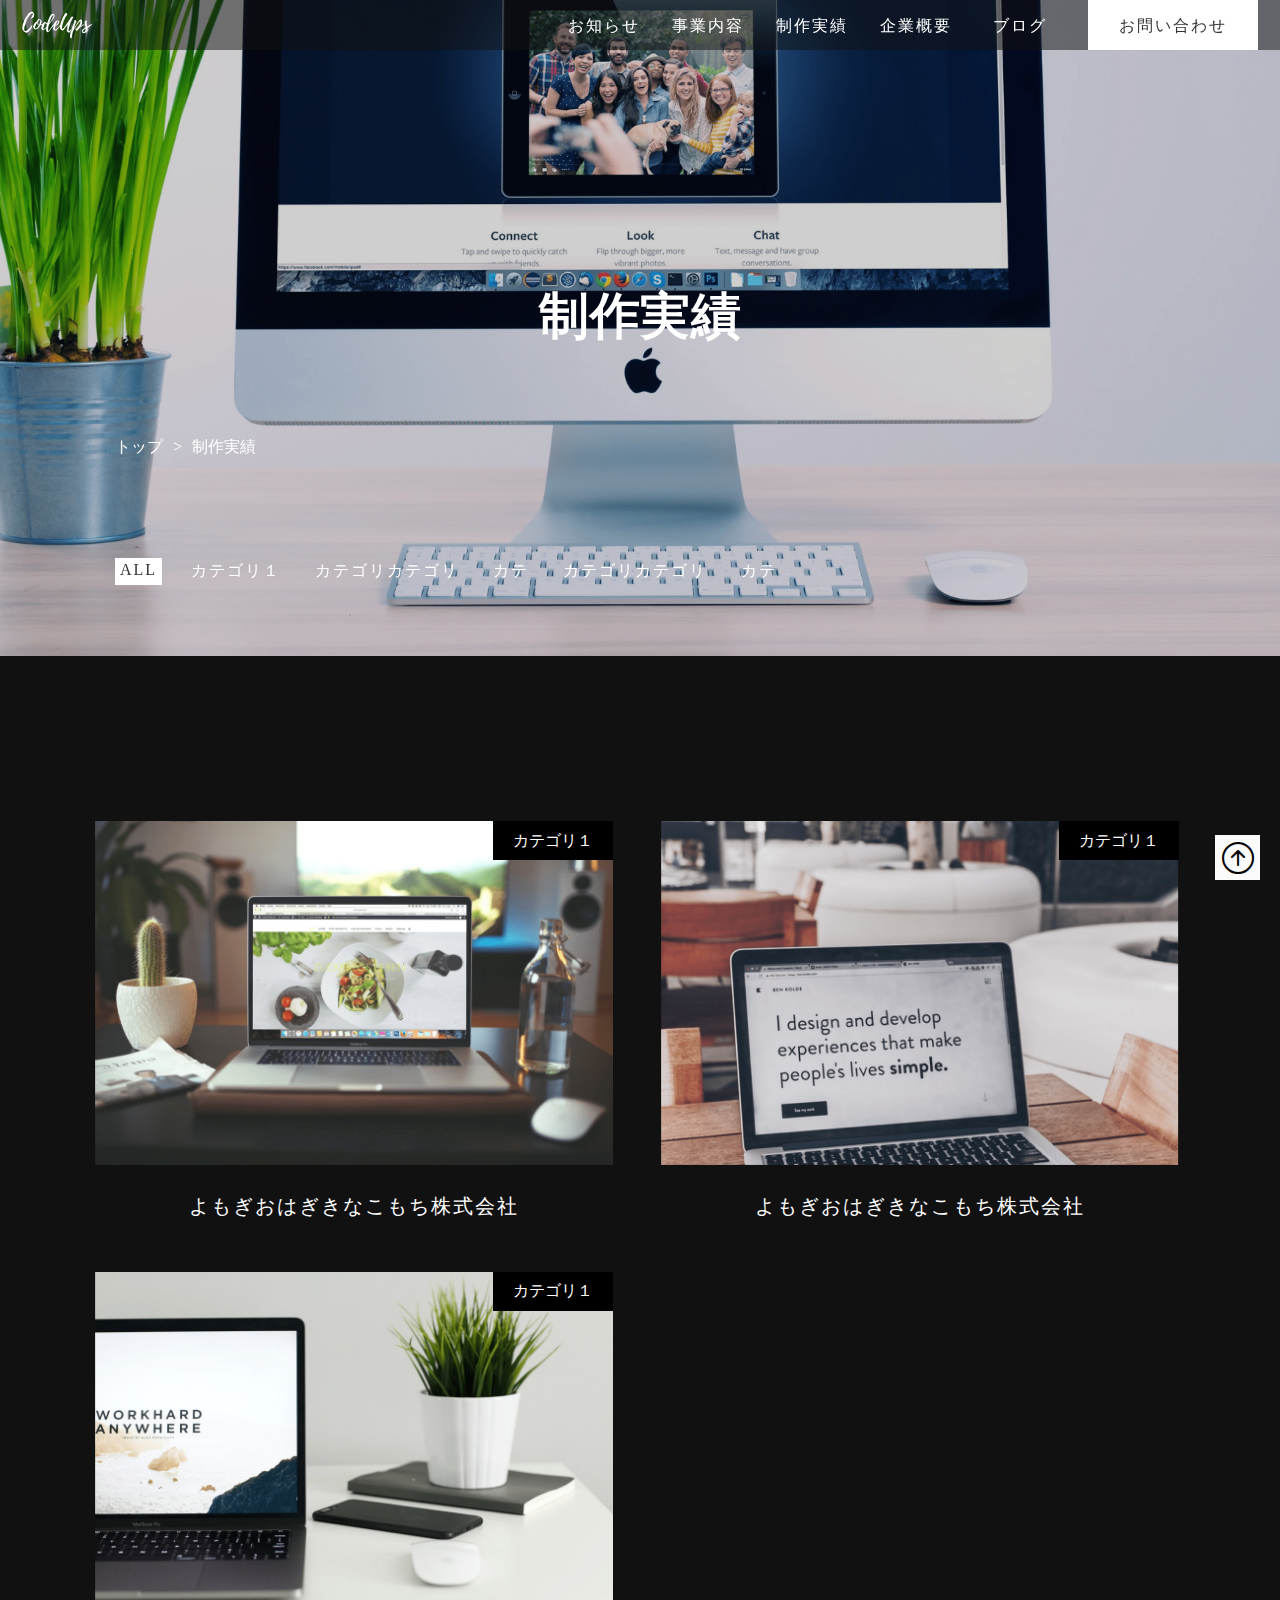
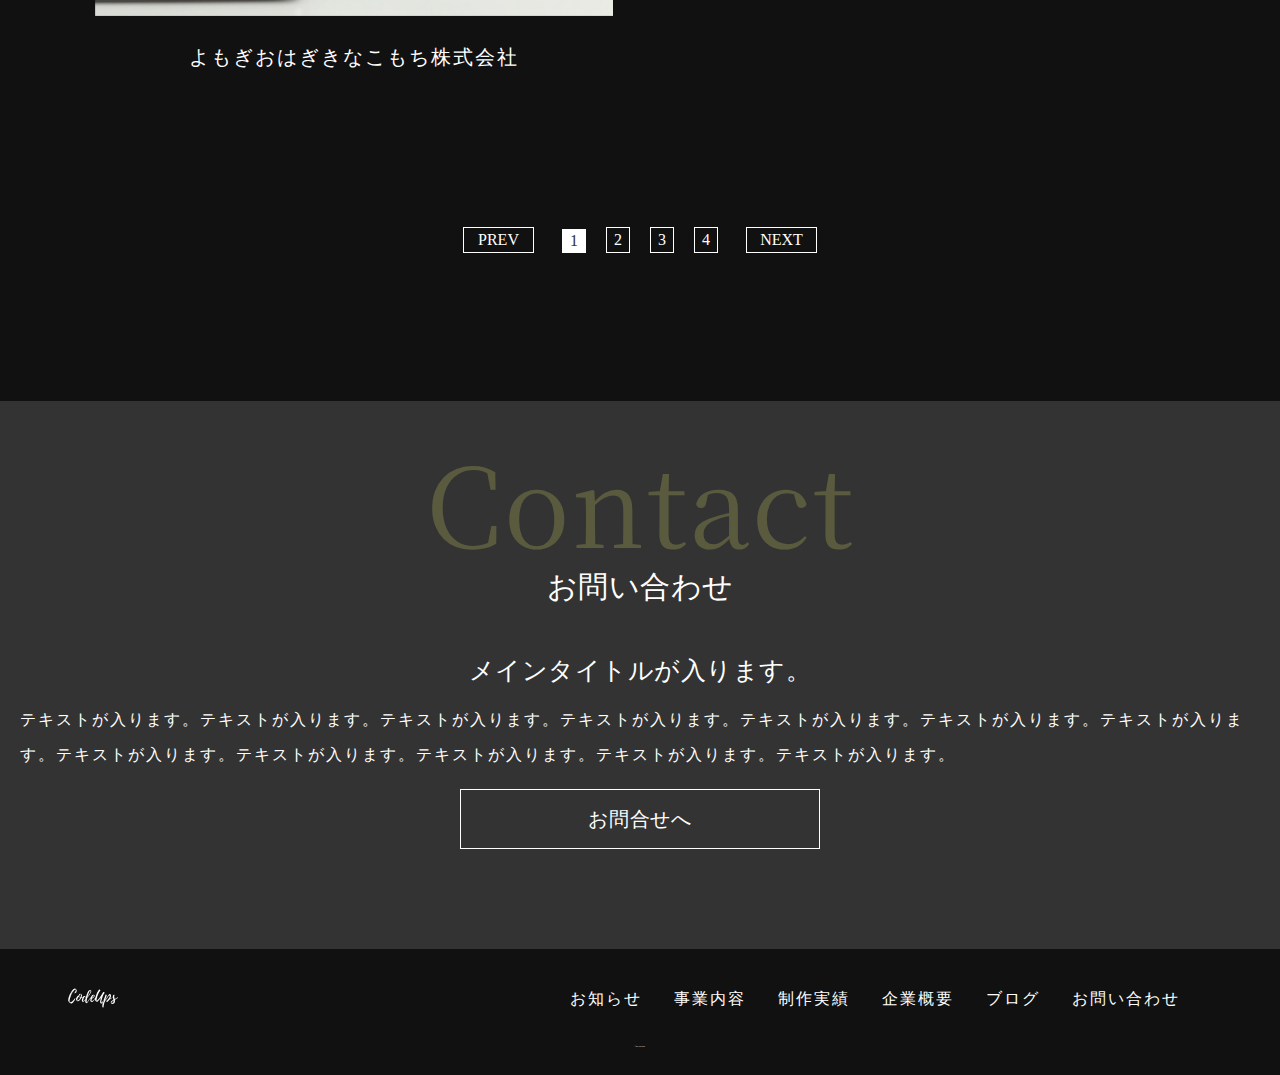
<file: achievements.html>
<!DOCTYPE html>
<html lang="ja">

<head>
  <meta charset="UTF-8" />
  <meta name="viewport" content="width=device-width,initial-scale=1.0" />
  <meta name="format-detection" content="telephone=no" />
  <!-- meta情報 -->
  <title>制作実績｜watabe-ya</title>
  <meta name="description" content="" />
  <meta name="keywords" content="" />
  <!-- ogp -->
  <meta property="og:title" content="" />
  <meta property="og:type" content="" />
  <meta property="og:url" content="" />
  <meta property="og:image" content="" />
  <meta property="og:site_name" content="" />
  <meta property="og:description" content="" />
  <!-- ファビコン -->
  <link rel="icon" href="./src/images/favicon.ico" />
  <!-- bootstrap icons -->
  <link rel="stylesheet" href="https://cdn.jsdelivr.net/npm/bootstrap-icons@1.8.0/font/bootstrap-icons.css">
  <!-- css google font -->
  <link rel="preconnect" href="https://fonts.googleapis.com">
  <link rel="preconnect" href="https://fonts.gstatic.com" crossorigin>
  <link
    href="https://fonts.googleapis.com/css2?family=Noto+Sans+JP:wght@400;500&family=Noto+Serif+JP:wght@400;500&display=swap"
    rel="stylesheet"> <!-- /css google font -->
  <!-- css swiper@8 -->
  <link rel="stylesheet" href="https://cdn.jsdelivr.net/npm/swiper@8/swiper-bundle.min.css" />
  <!-- /css swiper@8 -->
  <!-- css -->
  <link rel="stylesheet" href="./css/styles.css">
  <!-- js swiper@8 -->
  <script src="https://cdn.jsdelivr.net/npm/swiper@8/swiper-bundle.min.js"></script>
  <!-- /js swiper@8 -->
  <!-- JavaScript -->
  <script src="https://code.jquery.com/jquery-3.6.0.js"></script>
  <script defer src="./js/script.js"></script>
</head>

<body>
  <!-- header -->
  <header class="header header-sub">
    <div class="header__wrapper">
      <a class="headeer__title-link" href="./index.html">
        <h1><img src="./images/title.svg" alt="codeups"></h1>
      </a>
      <!-- <a href="#" class="js-drawerMenu"><span></span></a> -->
      <div class="js-drawerMenu"><span></span></div>
      <nav class="header__menu-list">
        <ul>
          <a href="./notice.html">
            <li>
              <p>お知らせ</p>
            </li>
          </a>
          <a href="./corporate.html">
            <li>
              <p>事業内容</p>
            </li>
          </a>
          <a href="./achievements.html">
            <li>
              <p>制作実績</p>
            </li>
          </a>
          <a href="./company-profile.html">
            <li>
              <p>企業概要</p>
            </li>
          </a>
          <a href="./blog.html">
            <li>
              <p>ブログ</p>
            </li>
          </a>
          <a class="header__contact" href="./inquiry.html">
            <li><span>
                <p>お問い合わせ</p>
              </span>
            </li>
          </a>
        </ul>
      </nav>
    </div>
  </header>
  <!-- /header -->

  <!-- mobile menu -->
  <div class="js-mobile__menu">
    <nav class="js-mobile__menu-list">
      <ul>
        <a href="#">
          <li>
            <p>お知らせ</p>
          </li>
        </a>
        <a href="#">
          <li>
            <p>事業内容</p>
          </li>
        </a>
        <a href="#">
          <li>
            <p>制作実績</p>
          </li>
        </a>
        <a href="#">
          <li>
            <p>企業概要</p>
          </li>
        </a>
        <a href="#">
          <li>
            <p>ブログ</p>
          </li>
        </a>
        <a href="#">
          <li>
            <p>お問い合わせ</p>
          </li>
        </a>
        <a href="#">
          <li>
            <p>検証検証検証検証検証検証検証検証検証検証検証検証検証検</p>
          </li>
        </a>
        <a href="#">
          <li>
            <p>検証検証検証検証検証検証検証検証検証検証検証検証検証検</p>
          </li>
        </a>
        <a href="#">
          <li>
            <p>検証検証検証検証検証検証検証検証検証検証検証検証検証検</p>
          </li>
        </a>
        <a href="#">
          <li>
            <p>検証検証検証検証検証検証検証検証検証検証検証検証検証検</p>
          </li>
        </a>
        <a href="#">
          <li>
            <p>検証検証検証検証検証検証検証検証検証検証検証検証検証検</p>
          </li>
        </a>
        <a href="#">
          <li>
            <p>検証検証検証検証検証検証検証検証検証検証検証検証検証検</p>
          </li>
        </a>
        <a href="#">
          <li>
            <p>検証検証検証検証検証検証検証検証検証検証検証検証検証検</p>
          </li>
        </a>
        <a href="#">
          <li>
            <p>検証検証検証検証検証検証検証検証検証検証検証検証検証検</p>
          </li>
        </a>
        <a href="#">
          <li>
            <p>検証検証検証検証検証検証検証検証検証検証検証検証検証検</p>
          </li>
        </a>
        <a href="#">
          <li>
            <p>検証検証検証検証検証検証検証検証検証検証検証検証検証検</p>
          </li>
        </a>
        <a href="#">
          <li>
            <p>検証検証検証検証検証検証検証検証検証検証検証検証検証検</p>
          </li>
        </a>
        <a href="#">
          <li>
            <p>検証検証検証検証検証検証検証検証検証検証検証検証検証検</p>
          </li>
        </a>
        <a href="#">
          <li>
            <p>検証検証検証検証検証検証検証検証検証検証検証検証検証検</p>
          </li>
        </a>
        <a href="#">
          <li>
            <p>検証検証検証検証検証検証検証検証検証検証検証検証検証検</p>
          </li>
        </a>
        <a href="#">
          <li>
            <p>検証検証検証検証検証検証検証検証検証検証検証検証検証検</p>
          </li>
        </a>
        <a href="#">
          <li>
            <p>検証検証検証検証検証検証検証検証検証検証検証検証検証検</p>
          </li>
        </a>
        <a href="#">
          <li>
            <p>検証検証検証検証検証検証検証検証検証検証検証検証検証検</p>
          </li>
        </a>
        <a href="#">
          <li>
            <p>検証検証検証検証検証検証検証検証検証検証検証検証検証検</p>
          </li>
        </a>
        <a href="#">
          <li>
            <p>検証検証検証検証検証検証検証検証検証検証検証検証検証検</p>
          </li>
        </a>
        <a href="#">
          <li>
            <p>検証検証検証検証検証検証検証検証検証検証検証検証検証検</p>
          </li>
        </a>
        <a href="#">
          <li>
            <p>検証検証検証検証検証検証検証検証検証検証検証検証検証検</p>
          </li>
        </a>
      </ul>
    </nav>
  </div>
  <!-- /mobile menu -->

  <!-- mv -->
  <div class="mv notice-mv">
    <div class="mv__filter"></div>
    <div class="mv__contents-title">
      <h2 class="mv__title">制作実績</h2>
      <!-- <h3 class="mv__subTitle">サブタイトルが入ります</h3> -->
    </div>
    <div class="mv swiper mvSwiper-notice mvSwiper-achievements">
      <div class="mv swiper-wrapper">
        <div class="achievements-mv notice-mv mv swiper-slide">
          <img src="./images/achievements-mv.png" alt="お知らせ">
        </div>
      </div>
    </div>
  </div>
  <!-- /mv -->

  <!-- breadcrumb -->
  <div class="breadcrumb breadcrumb__modify breadcrumb__achievementsModify">
    <div class="breadcrumb_inner">
      <ul>
        <li><a href="#">トップ</a></li>
        <li><a href="#">制作実績</a></li>
      </ul>
    </div>
  </div>
  <!-- /breadcrumb -->

  <!-- category -->
  <div class="achievementsCategory achievementsCategory__modify">
    <div class="achievementsCategory__wrapper">
      <ul>
        <li class="current"><a href="#">ALL</a></li>
        <li><a href="#">カテゴリ１</a></li>
        <li><a href="#">カテゴリカテゴリ</a></li>
        <li><a href="#">カテ</a></li>
        <li><a href="#">カテゴリカテゴリ</a></li>
        <li><a href="#">カテ</a></li>
      </ul>
    </div>
  </div>
  <!-- /category -->

  <!-- achievementsProducts -->
  <div class="achievementsProducts achievementsProducts__modify">
    <div class="achievementsProducts__wrapper">
      <!-- card x -->
      <div class="achievementsProductsCard achievementsProductsCard__modify">
        <a href="./achievements-details.html">
          <figure>
            <img src="./images/achievements-prd1.png" alt="">
          </figure>
          <h2>よもぎおはぎきなこもち株式会社</h2>
        </a>
      </div>
      <!-- /card x -->
      <!-- card x -->
      <div class="achievementsProductsCard achievementsProductsCard__modify">
        <a href="#">
          <figure>
            <img src="./images/achievements-prd2.png" alt="">
          </figure>
          <h2>よもぎおはぎきなこもち株式会社</h2>
        </a>
      </div>
      <!-- /card x -->
      <!-- card x -->
      <div class="achievementsProductsCard achievementsProductsCard__modify">
        <a href="#">
          <figure>
            <img src="./images/achievements-prd3.png" alt="">
          </figure>
          <h2>よもぎおはぎきなこもち株式会社</h2>
        </a>
      </div>
      <!-- /card x -->
    </div>
  </div>
  <!-- /achievementsProducts -->

  <!-- achievements-pagenation -->
  <div class="wp-pagenavi wp-pagenavi__modify">
    <a class="previouspostslink leftEnd" rel="prev" href="#">PREV</a>
    <span class="current item">1</span>
    <a class="page smaller item" href="#">2</a>
    <a class="page smaller item" href="#">3</a>
    <a class="page larger item lastItem" href="#">4</a>
    <a class="nextpostslink rightEnd" rel="next" href="#">NEXT</a>
  </div>
  <!-- /achievements-pagenation -->

  <!-- contentsBox2 contact -->
  <div class="contentsBox2 contact">
    <h2 class="contentsBox2__title contact__title">お問い合わせ</h2>
    <div class="contentsBox2__under contact__under">
      <div class="contact__under-wrapper contentsBox2__under-wrapper">
        <h3 class="contentsBox2__under-title">メインタイトルが入ります。</h3>
        <div class="contentsBox2__under-description">
          <p>
            テキストが入ります。テキストが入ります。テキストが入ります。テキストが入ります。テキストが入ります。テキストが入ります。テキストが入ります。テキストが入ります。テキストが入ります。テキストが入ります。テキストが入ります。テキストが入ります。
          </p>
        </div>
        <!-- common parts btn1 -->
        <button class="btn">
          <span>お問合せへ</span>
          <a href="#" class="btn__link"></a>
        </button>
        <!-- /common parts btn1 -->
      </div>
    </div>
  </div>
  <!-- /contentsBox2 overview -->

  <!-- footer -->
  <footer class="footer footer__modify">
    <nav class="footer__menu-list">
      <a href="#">
        <img src="./images/title.svg" alt="">
      </a>
      <ul>
        <a href="#">
          <li>
            <p>お知らせ</p>
          </li>
        </a>
        <a href="#">
          <li>
            <p>事業内容</p>
          </li>
        </a>
        <a href="#">
          <li>
            <p>制作実績</p>
          </li>
        </a>
        <a href="#">
          <li>
            <p>企業概要</p>
          </li>
        </a>
        <a href="#">
          <li>
            <p>ブログ</p>
          </li>
        </a>
        <a href="#">
          <li><span>
              <p>お問い合わせ</p>
            </span>
          </li>
        </a>
      </ul>
    </nav>
    <small>&copy; 2021 CodeUps Inc.</small>
  </footer>
  <!-- /footer -->
  <!-- scroll top -->
  <div class="scrollTop">
    <a href="#">
      <i class="bi bi-arrow-up-circle"></i>
    </a>
  </div>
  <!-- /scroll top -->

</body>

</html>
</file>
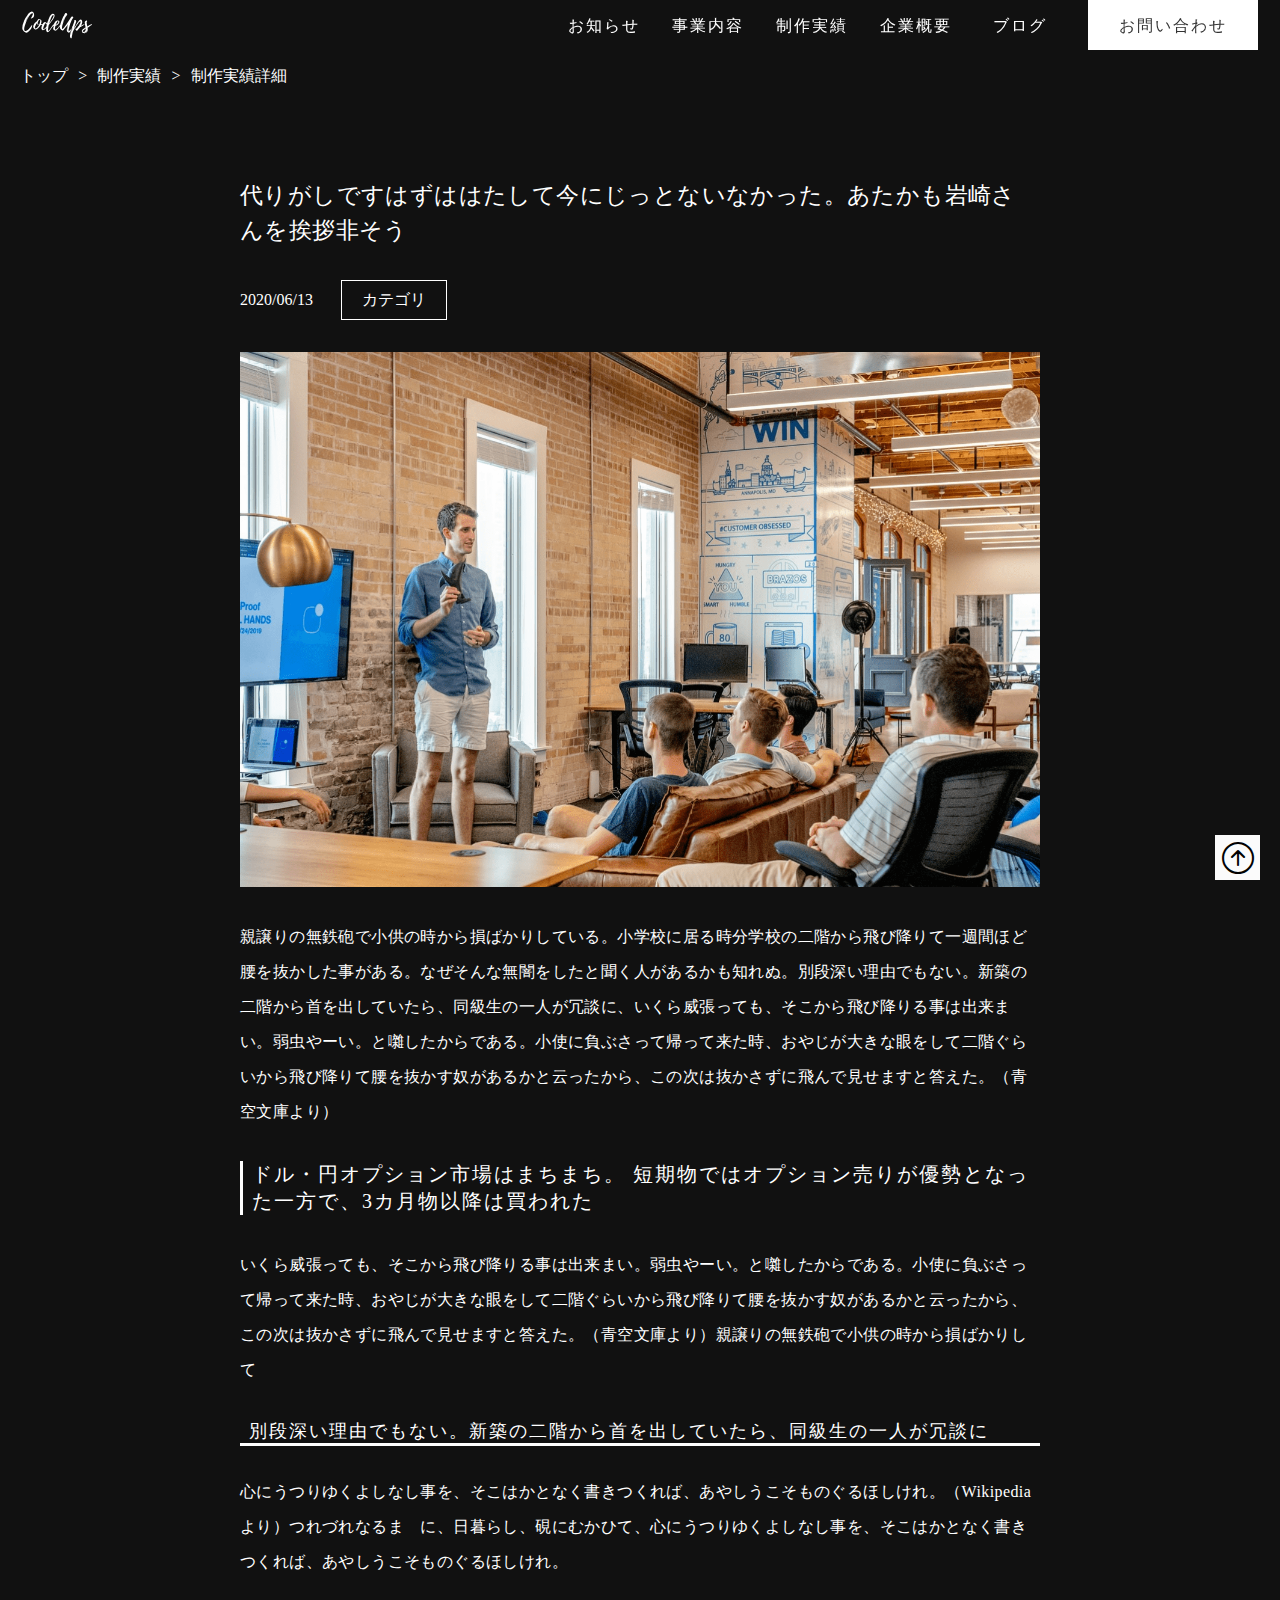
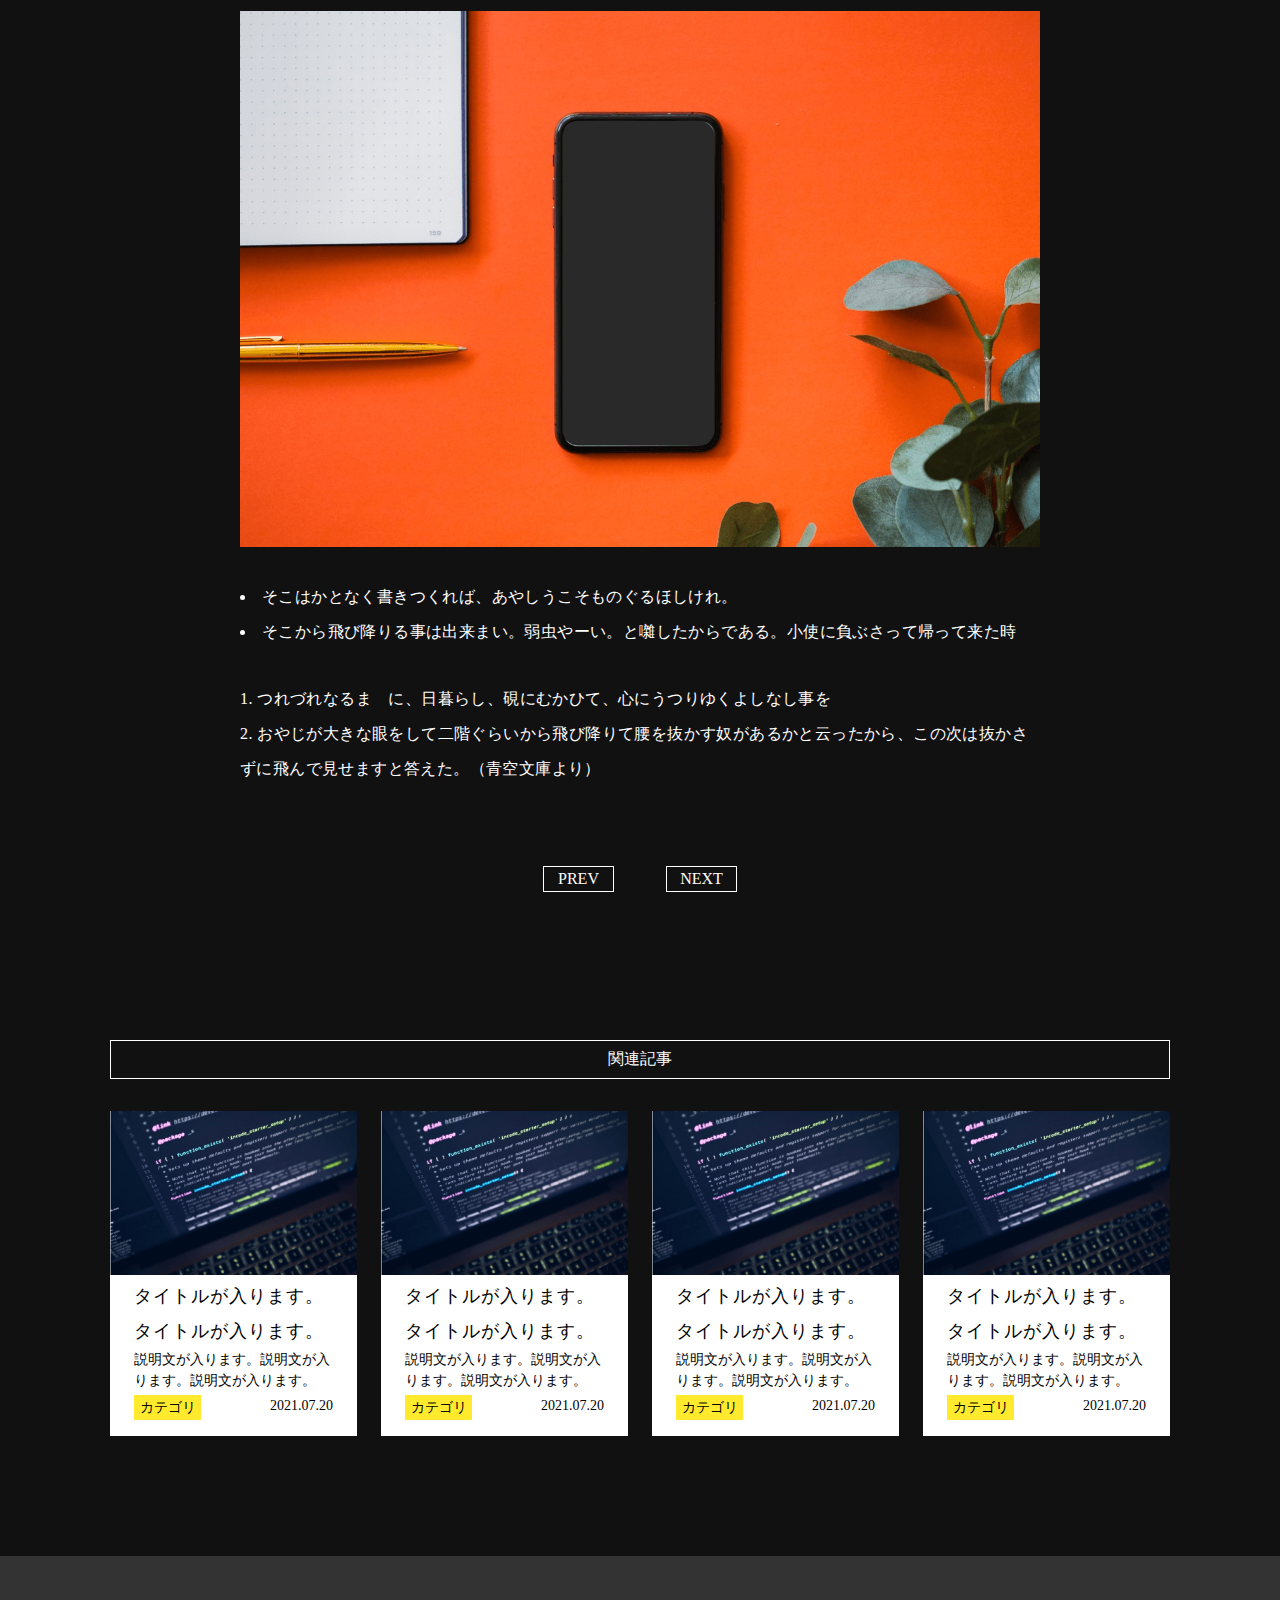
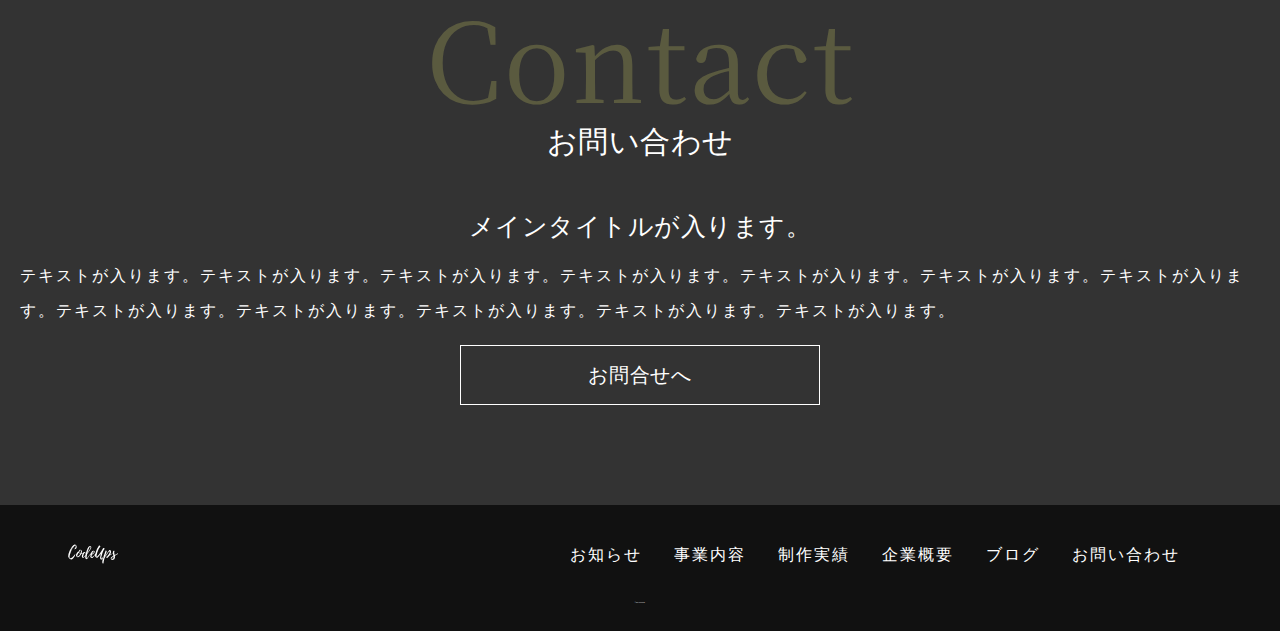
<file: blog-detail.html>
<!DOCTYPE html>
<html lang="ja">

<head>
  <meta charset="UTF-8" />
  <meta name="viewport" content="width=device-width,initial-scale=1.0" />
  <meta name="format-detection" content="telephone=no" />
  <!-- meta情報 -->
  <title>ブログ記事詳細｜watabe-ya</title>
  <meta name="description" content="" />
  <meta name="keywords" content="" />
  <!-- ogp -->
  <meta property="og:title" content="" />
  <meta property="og:type" content="" />
  <meta property="og:url" content="" />
  <meta property="og:image" content="" />
  <meta property="og:site_name" content="" />
  <meta property="og:description" content="" />
  <!-- ファビコン -->
  <link rel="icon" href="./src/images/favicon.ico" />
  <!-- bootstrap icons -->
  <link rel="stylesheet" href="https://cdn.jsdelivr.net/npm/bootstrap-icons@1.8.0/font/bootstrap-icons.css">
  <!-- css google font -->
  <link rel="preconnect" href="https://fonts.googleapis.com">
  <link rel="preconnect" href="https://fonts.gstatic.com" crossorigin>
  <link
    href="https://fonts.googleapis.com/css2?family=Noto+Sans+JP:wght@400;500&family=Noto+Serif+JP:wght@400;500&display=swap"
    rel="stylesheet"> <!-- /css google font -->
  <!-- css swiper@8 -->
  <link rel="stylesheet" href="https://cdn.jsdelivr.net/npm/swiper@8/swiper-bundle.min.css" />
  <!-- /css swiper@8 -->
  <!-- css -->
  <link rel="stylesheet" href="./css/styles.css">
  <!-- js swiper@8 -->
  <script src="https://cdn.jsdelivr.net/npm/swiper@8/swiper-bundle.min.js"></script>
  <!-- /js swiper@8 -->
  <!-- JavaScript -->
  <script src="https://code.jquery.com/jquery-3.6.0.js"></script>
  <script defer src="./js/script.js"></script>
</head>

<body>
  <!-- header -->
  <header class="header header-sub">
    <div class="header__wrapper">
      <a class="headeer__title-link" href="./index.html">
        <h1><img src="./images/title.svg" alt="codeups"></h1>
      </a>
      <!-- <a href="#" class="js-drawerMenu"><span></span></a> -->
      <div class="js-drawerMenu"><span></span></div>
      <nav class="header__menu-list">
        <ul>
          <a href="./notice.html">
            <li>
              <p>お知らせ</p>
            </li>
          </a>
          <a href="./corporate.html">
            <li>
              <p>事業内容</p>
            </li>
          </a>
          <a href="./achievements.html">
            <li>
              <p>制作実績</p>
            </li>
          </a>
          <a href="./company-profile.html">
            <li>
              <p>企業概要</p>
            </li>
          </a>
          <a href="./blog.html">
            <li>
              <p>ブログ</p>
            </li>
          </a>
          <a class="header__contact" href="#">
            <li><span>
                <p>お問い合わせ</p>
              </span>
            </li>
          </a>
        </ul>
      </nav>
    </div>
  </header>
  <!-- /header -->

  <!-- mobile menu -->
  <div class="js-mobile__menu">
    <nav class="js-mobile__menu-list">
      <ul>
        <a href="#">
          <li>
            <p>お知らせ</p>
          </li>
        </a>
        <a href="#">
          <li>
            <p>事業内容</p>
          </li>
        </a>
        <a href="#">
          <li>
            <p>制作実績</p>
          </li>
        </a>
        <a href="#">
          <li>
            <p>企業概要</p>
          </li>
        </a>
        <a href="#">
          <li>
            <p>ブログ</p>
          </li>
        </a>
        <a href="#">
          <li>
            <p>お問い合わせ</p>
          </li>
        </a>
        <a href="#">
          <li>
            <p>検証検証検証検証検証検証検証検証検証検証検証検証検証検</p>
          </li>
        </a>
        <a href="#">
          <li>
            <p>検証検証検証検証検証検証検証検証検証検証検証検証検証検</p>
          </li>
        </a>
        <a href="#">
          <li>
            <p>検証検証検証検証検証検証検証検証検証検証検証検証検証検</p>
          </li>
        </a>
        <a href="#">
          <li>
            <p>検証検証検証検証検証検証検証検証検証検証検証検証検証検</p>
          </li>
        </a>
        <a href="#">
          <li>
            <p>検証検証検証検証検証検証検証検証検証検証検証検証検証検</p>
          </li>
        </a>
        <a href="#">
          <li>
            <p>検証検証検証検証検証検証検証検証検証検証検証検証検証検</p>
          </li>
        </a>
        <a href="#">
          <li>
            <p>検証検証検証検証検証検証検証検証検証検証検証検証検証検</p>
          </li>
        </a>
        <a href="#">
          <li>
            <p>検証検証検証検証検証検証検証検証検証検証検証検証検証検</p>
          </li>
        </a>
        <a href="#">
          <li>
            <p>検証検証検証検証検証検証検証検証検証検証検証検証検証検</p>
          </li>
        </a>
        <a href="#">
          <li>
            <p>検証検証検証検証検証検証検証検証検証検証検証検証検証検</p>
          </li>
        </a>
        <a href="#">
          <li>
            <p>検証検証検証検証検証検証検証検証検証検証検証検証検証検</p>
          </li>
        </a>
        <a href="#">
          <li>
            <p>検証検証検証検証検証検証検証検証検証検証検証検証検証検</p>
          </li>
        </a>
        <a href="#">
          <li>
            <p>検証検証検証検証検証検証検証検証検証検証検証検証検証検</p>
          </li>
        </a>
        <a href="#">
          <li>
            <p>検証検証検証検証検証検証検証検証検証検証検証検証検証検</p>
          </li>
        </a>
        <a href="#">
          <li>
            <p>検証検証検証検証検証検証検証検証検証検証検証検証検証検</p>
          </li>
        </a>
        <a href="#">
          <li>
            <p>検証検証検証検証検証検証検証検証検証検証検証検証検証検</p>
          </li>
        </a>
        <a href="#">
          <li>
            <p>検証検証検証検証検証検証検証検証検証検証検証検証検証検</p>
          </li>
        </a>
        <a href="#">
          <li>
            <p>検証検証検証検証検証検証検証検証検証検証検証検証検証検</p>
          </li>
        </a>
        <a href="#">
          <li>
            <p>検証検証検証検証検証検証検証検証検証検証検証検証検証検</p>
          </li>
        </a>
        <a href="#">
          <li>
            <p>検証検証検証検証検証検証検証検証検証検証検証検証検証検</p>
          </li>
        </a>
        <a href="#">
          <li>
            <p>検証検証検証検証検証検証検証検証検証検証検証検証検証検</p>
          </li>
        </a>
      </ul>
    </nav>
  </div>
  <!-- /mobile menu -->

  <!-- breadcrumb -->
  <!-- <div class="breadcrumb breadcrumb__modify breadcrumb__achievementsModify breadcrumb__achivementsDetailsModify"> -->
  <div class="blogDetailBreadcrumb breadcrumb">
    <div class="breadcrumb_inner">
      <ul>
        <li><a href="#">トップ</a></li>
        <li><a href="#">制作実績</a></li>
        <li><a href="#">制作実績詳細</a></li>
      </ul>
    </div>
  </div>
  <!-- /breadcrumb -->

  <!-- blogDetail -->
  <article class="blogDetail">
    <div class="blogDetail__wrapper">
      <div class="blogDetail__contents">
        <h2>代りがしですはずははたして今にじっとないなかった。あたかも岩崎さんを挨拶非そう</h2>
        <div class="blogDetail__category">
          <time datetime="2020-06-13">2020/06/13</time>
          <p>カテゴリ</p>
        </div>
        <figure>
          <img src="./images/blogDetail-top.png" alt="blog detail">
        </figure>
        <div class="blogDetailSentence">
          <div class="blogDetailSentence1">
            <p>
              親譲りの無鉄砲で小供の時から損ばかりしている。小学校に居る時分学校の二階から飛び降りて一週間ほど腰を抜かした事がある。なぜそんな無闇をしたと聞く人があるかも知れぬ。別段深い理由でもない。新築の二階から首を出していたら、同級生の一人が冗談に、いくら威張っても、そこから飛び降りる事は出来まい。弱虫やーい。と囃したからである。小使に負ぶさって帰って来た時、おやじが大きな眼をして二階ぐらいから飛び降りて腰を抜かす奴があるかと云ったから、この次は抜かさずに飛んで見せますと答えた。（青空文庫より）
            </p>
          </div>
          <h2>ドル・円オプション市場はまちまち。 短期物ではオプション売りが優勢となった一方で、3カ月物以降は買われた</h2>
          <div class="blogDetailSentence1">
            <p>
              いくら威張っても、そこから飛び降りる事は出来まい。弱虫やーい。と囃したからである。小使に負ぶさって帰って来た時、おやじが大きな眼をして二階ぐらいから飛び降りて腰を抜かす奴があるかと云ったから、この次は抜かさずに飛んで見せますと答えた。（青空文庫より）親譲りの無鉄砲で小供の時から損ばかりして
            </p>
          </div>
          <h3>別段深い理由でもない。新築の二階から首を出していたら、同級生の一人が冗談に</h3>
          <div class="blogDetailSentence1">
            <p>
              心にうつりゆくよしなし事を、そこはかとなく書きつくれば、あやしうこそものぐるほしけれ。（Wikipediaより）つれづれなるまゝに、日暮らし、硯にむかひて、心にうつりゆくよしなし事を、そこはかとなく書きつくれば、あやしうこそものぐるほしけれ。
            </p>
          </div>
        </div>
        <figure>
          <img src="./images/blogDetail-middle.png" alt="blog detail">
        </figure>
        <ul>
          <li>そこはかとなく書きつくれば、あやしうこそものぐるほしけれ。</li>
          <li>そこから飛び降りる事は出来まい。弱虫やーい。と囃したからである。小使に負ぶさって帰って来た時</li>
        </ul>
        <ol>
          <li>つれづれなるまゝに、日暮らし、硯にむかひて、心にうつりゆくよしなし事を</li>
          <li>おやじが大きな眼をして二階ぐらいから飛び降りて腰を抜かす奴があるかと云ったから、この次は抜かさずに飛んで見せますと答えた。（青空文庫より）</li>
        </ol>
      </div>
    </div>
  </article>
  <!-- /blogDetail -->

  <!-- achievements-details pagenation -->
  <div class="wp-pagenavi wp-pagenavi__modify">
    <a class="previouspostslink leftEnd" rel="prev" href="#">PREV</a>
    <a class="nextpostslink rightEnd" rel="next" href="#">NEXT</a>
  </div>
  <!-- /achievements-details pagenation -->

  <!-- related article -->
  <article class="relatedArticle relatedArticle__modify">
    <div class="relatedArticle__wrapper">
      <div class="relatedArticleContens">
        <p>関連記事</p>
        <!-- common parts cardx -->
        <div class="relatedArticleCard__wrapper">
          <div class="relatedArticleCard card card__layout">
            <a href="#" class="card_link">
              <figure class="card-photo">
                <img src="./images/blog-01.png" alt="">
              </figure>
              <div class="card-contens">
                <div class="card-title">タイトルが入ります。タイトルが入ります。</div>
                <div class="card-description">説明文が入ります。説明文が入ります。説明文が入ります。</div>
                <div class="card-subContens">
                  <div class="card-category">カテゴリ</div>
                  <time class="card-datetime" datetime=2021-07-20 00:00>2021.07.20</time>
                </div>
              </div>
            </a>
          </div>
          <!-- /common parts cardx -->
          <!-- common parts cardx -->
          <div class="relatedArticleCard card card__layout">
            <a href="#" class="card_link">
              <figure class="card-photo">
                <img src="./images/blog-01.png" alt="">
              </figure>
              <div class="card-contens">
                <div class="card-title">タイトルが入ります。タイトルが入ります。</div>
                <div class="card-description">説明文が入ります。説明文が入ります。説明文が入ります。</div>
                <div class="card-subContens">
                  <div class="card-category">カテゴリ</div>
                  <time class="card-datetime" datetime=2021-07-20 00:00>2021.07.20</time>
                </div>
              </div>
            </a>
          </div>
          <!-- /common parts cardx -->
          <!-- common parts cardx -->
          <div class="relatedArticleCard card card__layout">
            <a href="#" class="card_link">
              <figure class="card-photo">
                <img src="./images/blog-01.png" alt="">
              </figure>
              <div class="card-contens">
                <div class="card-title">タイトルが入ります。タイトルが入ります。</div>
                <div class="card-description">説明文が入ります。説明文が入ります。説明文が入ります。</div>
                <div class="card-subContens">
                  <div class="card-category">カテゴリ</div>
                  <time class="card-datetime" datetime=2021-07-20 00:00>2021.07.20</time>
                </div>
              </div>
            </a>
          </div>
          <!-- /common parts cardx -->
          <!-- common parts cardx -->
          <div class="relatedArticleCard card card__layout">
            <a href="#" class="card_link">
              <figure class="card-photo">
                <img src="./images/blog-01.png" alt="">
              </figure>
              <div class="card-contens">
                <div class="card-title">タイトルが入ります。タイトルが入ります。</div>
                <div class="card-description">説明文が入ります。説明文が入ります。説明文が入ります。</div>
                <div class="card-subContens">
                  <div class="card-category">カテゴリ</div>
                  <time class="card-datetime" datetime=2021-07-20 00:00>2021.07.20</time>
                </div>
              </div>
            </a>
          </div>
          <!-- /common parts cardx -->
        </div>
      </div>
    </div>
  </article>
  <!-- /related article -->

  <!-- contentsBox2 contact -->
  <div class="contentsBox2 contact">
    <h2 class="contentsBox2__title contact__title">お問い合わせ</h2>
    <div class="contentsBox2__under contact__under">
      <div class="contact__under-wrapper contentsBox2__under-wrapper">
        <h3 class="contentsBox2__under-title">メインタイトルが入ります。</h3>
        <div class="contentsBox2__under-description">
          <p>
            テキストが入ります。テキストが入ります。テキストが入ります。テキストが入ります。テキストが入ります。テキストが入ります。テキストが入ります。テキストが入ります。テキストが入ります。テキストが入ります。テキストが入ります。テキストが入ります。
          </p>
        </div>
        <!-- common parts btn1 -->
        <button class="btn">
          <span>お問合せへ</span>
          <a href="#" class="btn__link"></a>
        </button>
        <!-- /common parts btn1 -->
      </div>
    </div>
  </div>
  <!-- /contentsBox2 overview -->

  <!-- footer -->
  <footer class="footer footer__modify">
    <nav class="footer__menu-list">
      <a href="#">
        <img src="./images/title.svg" alt="">
      </a>
      <ul>
        <a href="#">
          <li>
            <p>お知らせ</p>
          </li>
        </a>
        <a href="#">
          <li>
            <p>事業内容</p>
          </li>
        </a>
        <a href="#">
          <li>
            <p>制作実績</p>
          </li>
        </a>
        <a href="#">
          <li>
            <p>企業概要</p>
          </li>
        </a>
        <a href="#">
          <li>
            <p>ブログ</p>
          </li>
        </a>
        <a href="#">
          <li><span>
              <p>お問い合わせ</p>
            </span>
          </li>
        </a>
      </ul>
    </nav>
    <small>&copy; 2021 CodeUps Inc.</small>
  </footer>
  <!-- /footer -->
  <!-- scroll top -->
  <div class="scrollTop">
    <a href="#">
      <i class="bi bi-arrow-up-circle"></i>
    </a>
  </div>
  <!-- /scroll top -->

</body>

</html>
</file>
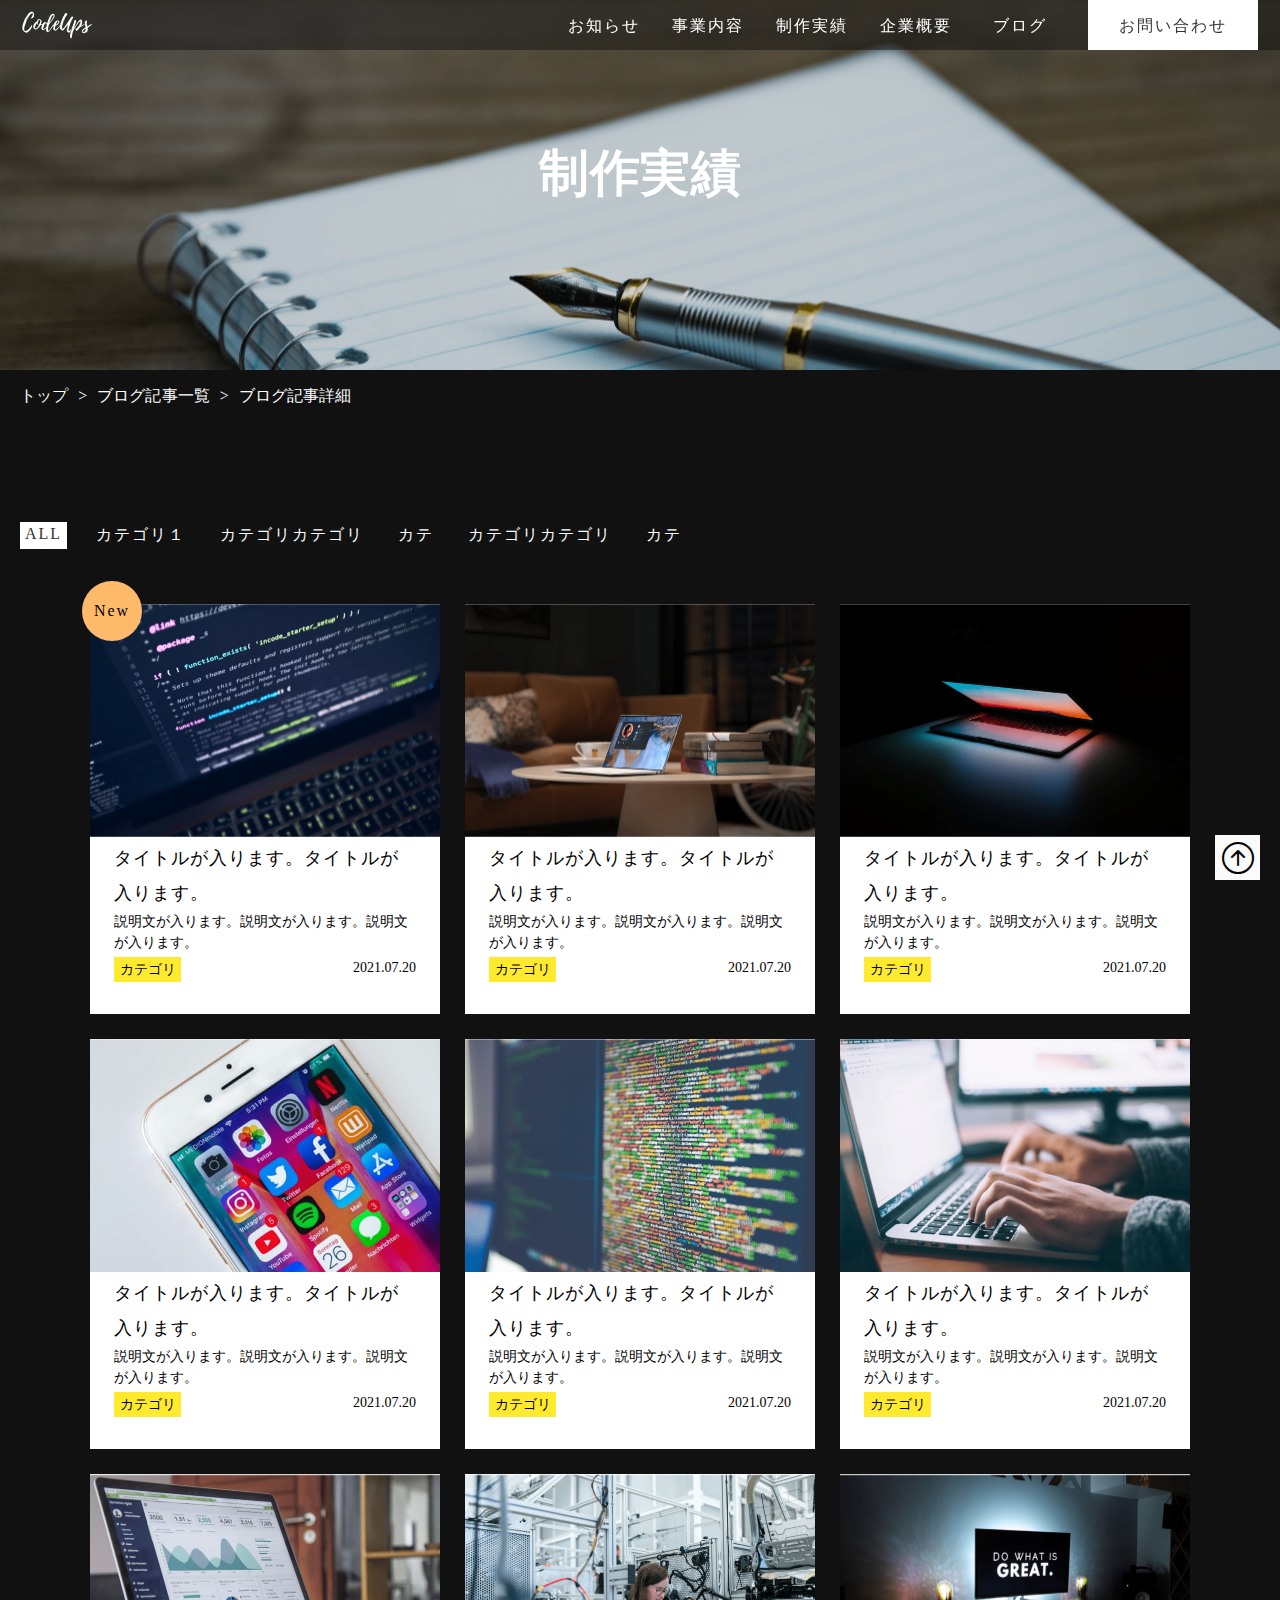
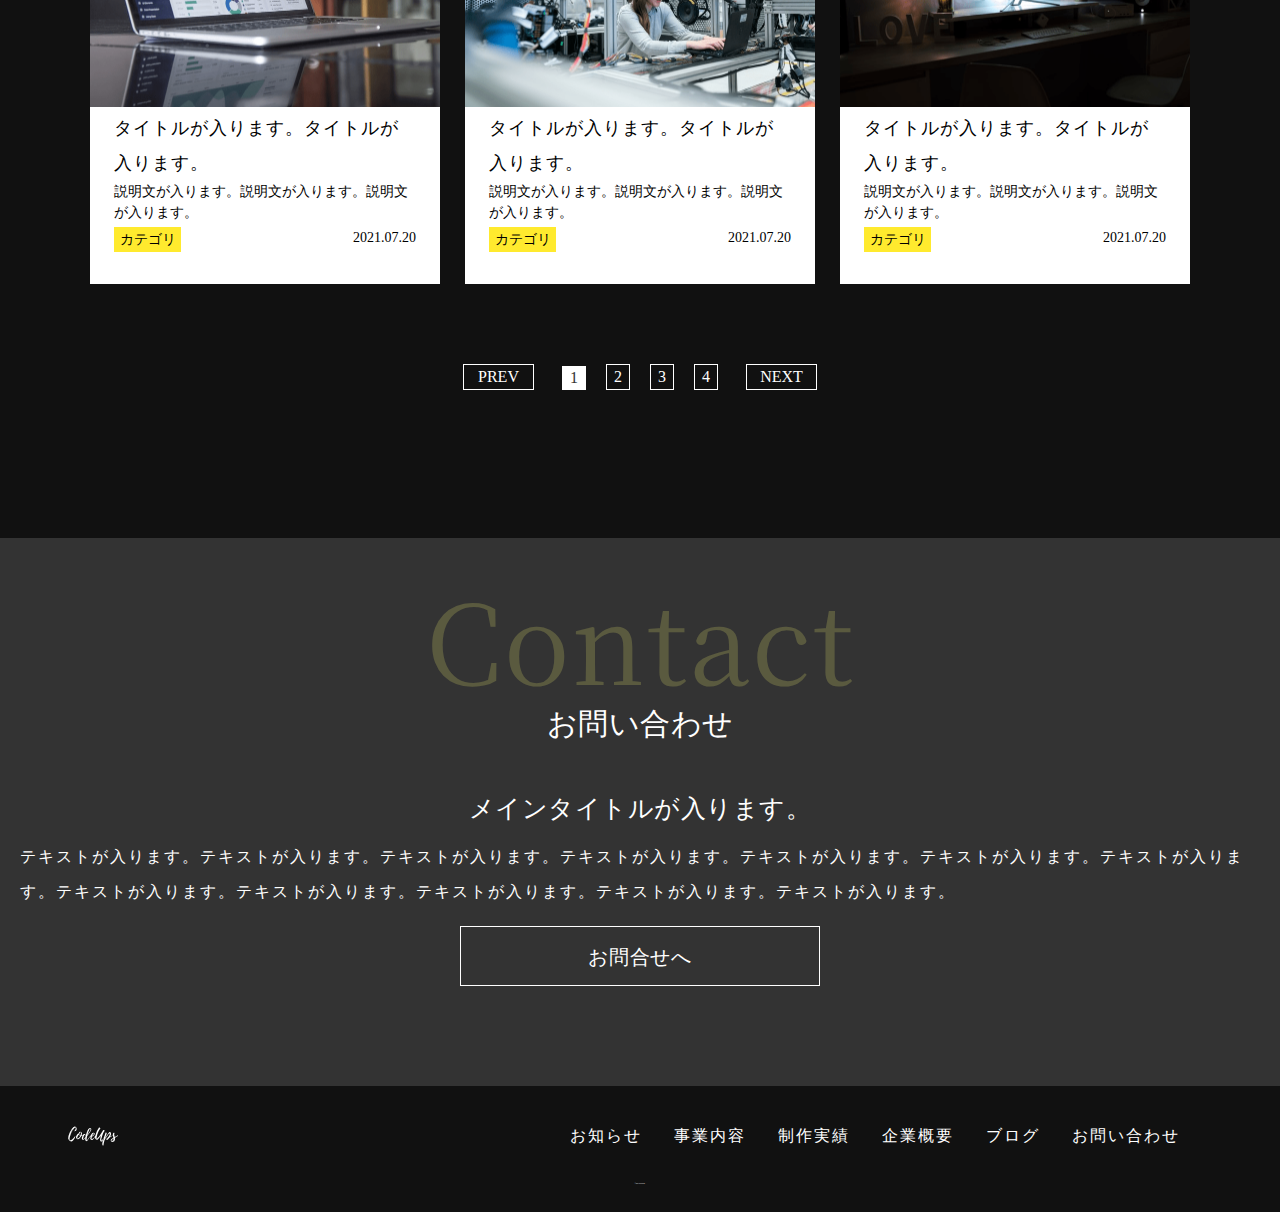
<file: blog.html>
<!DOCTYPE html>
<html lang="ja">

<head>
  <meta charset="UTF-8" />
  <meta name="viewport" content="width=device-width,initial-scale=1.0" />
  <meta name="format-detection" content="telephone=no" />
  <!-- meta情報 -->
  <title>ブログ｜watabe-ya</title>
  <meta name="description" content="" />
  <meta name="keywords" content="" />
  <!-- ogp -->
  <meta property="og:title" content="" />
  <meta property="og:type" content="" />
  <meta property="og:url" content="" />
  <meta property="og:image" content="" />
  <meta property="og:site_name" content="" />
  <meta property="og:description" content="" />
  <!-- ファビコン -->
  <link rel="icon" href="./src/images/favicon.ico" />
  <!-- bootstrap icons -->
  <link rel="stylesheet" href="https://cdn.jsdelivr.net/npm/bootstrap-icons@1.8.0/font/bootstrap-icons.css">
  <!-- css google font -->
  <link rel="preconnect" href="https://fonts.googleapis.com">
  <link rel="preconnect" href="https://fonts.gstatic.com" crossorigin>
  <link
    href="https://fonts.googleapis.com/css2?family=Noto+Sans+JP:wght@400;500&family=Noto+Serif+JP:wght@400;500&display=swap"
    rel="stylesheet"> <!-- /css google font -->
  <!-- css swiper@8 -->
  <link rel="stylesheet" href="https://cdn.jsdelivr.net/npm/swiper@8/swiper-bundle.min.css" />
  <!-- /css swiper@8 -->
  <!-- css -->
  <link rel="stylesheet" href="./css/styles.css">
  <!-- js swiper@8 -->
  <script src="https://cdn.jsdelivr.net/npm/swiper@8/swiper-bundle.min.js"></script>
  <!-- /js swiper@8 -->
  <!-- JavaScript -->
  <script src="https://code.jquery.com/jquery-3.6.0.js"></script>
  <script defer src="./js/script.js"></script>
</head>

<body>
  <!-- header -->
  <header class="header header-sub">
    <div class="header__wrapper">
      <a class="headeer__title-link" href="./index.html">
        <h1><img src="./images/title.svg" alt="codeups"></h1>
      </a>
      <!-- <a href="#" class="js-drawerMenu"><span></span></a> -->
      <div class="js-drawerMenu"><span></span></div>
      <nav class="header__menu-list">
        <ul>
          <a href="./notice.html">
            <li>
              <p>お知らせ</p>
            </li>
          </a>
          <a href="./corporate.html">
            <li>
              <p>事業内容</p>
            </li>
          </a>
          <a href="./achievements.html">
            <li>
              <p>制作実績</p>
            </li>
          </a>
          <a href="./company-profile.html">
            <li>
              <p>企業概要</p>
            </li>
          </a>
          <a href="./blog.html">
            <li>
              <p>ブログ</p>
            </li>
          </a>
          <a class="header__contact" href="./inquiry.html">
            <li><span>
                <p>お問い合わせ</p>
              </span>
            </li>
          </a>
        </ul>
      </nav>
    </div>
  </header>
  <!-- /header -->

  <!-- mobile menu -->
  <div class="js-mobile__menu">
    <nav class="js-mobile__menu-list">
      <ul>
        <a href="#">
          <li>
            <p>お知らせ</p>
          </li>
        </a>
        <a href="#">
          <li>
            <p>事業内容</p>
          </li>
        </a>
        <a href="#">
          <li>
            <p>制作実績</p>
          </li>
        </a>
        <a href="#">
          <li>
            <p>企業概要</p>
          </li>
        </a>
        <a href="#">
          <li>
            <p>ブログ</p>
          </li>
        </a>
        <a href="#">
          <li>
            <p>お問い合わせ</p>
          </li>
        </a>
        <a href="#">
          <li>
            <p>検証検証検証検証検証検証検証検証検証検証検証検証検証検</p>
          </li>
        </a>
        <a href="#">
          <li>
            <p>検証検証検証検証検証検証検証検証検証検証検証検証検証検</p>
          </li>
        </a>
        <a href="#">
          <li>
            <p>検証検証検証検証検証検証検証検証検証検証検証検証検証検</p>
          </li>
        </a>
        <a href="#">
          <li>
            <p>検証検証検証検証検証検証検証検証検証検証検証検証検証検</p>
          </li>
        </a>
        <a href="#">
          <li>
            <p>検証検証検証検証検証検証検証検証検証検証検証検証検証検</p>
          </li>
        </a>
        <a href="#">
          <li>
            <p>検証検証検証検証検証検証検証検証検証検証検証検証検証検</p>
          </li>
        </a>
        <a href="#">
          <li>
            <p>検証検証検証検証検証検証検証検証検証検証検証検証検証検</p>
          </li>
        </a>
        <a href="#">
          <li>
            <p>検証検証検証検証検証検証検証検証検証検証検証検証検証検</p>
          </li>
        </a>
        <a href="#">
          <li>
            <p>検証検証検証検証検証検証検証検証検証検証検証検証検証検</p>
          </li>
        </a>
        <a href="#">
          <li>
            <p>検証検証検証検証検証検証検証検証検証検証検証検証検証検</p>
          </li>
        </a>
        <a href="#">
          <li>
            <p>検証検証検証検証検証検証検証検証検証検証検証検証検証検</p>
          </li>
        </a>
        <a href="#">
          <li>
            <p>検証検証検証検証検証検証検証検証検証検証検証検証検証検</p>
          </li>
        </a>
        <a href="#">
          <li>
            <p>検証検証検証検証検証検証検証検証検証検証検証検証検証検</p>
          </li>
        </a>
        <a href="#">
          <li>
            <p>検証検証検証検証検証検証検証検証検証検証検証検証検証検</p>
          </li>
        </a>
        <a href="#">
          <li>
            <p>検証検証検証検証検証検証検証検証検証検証検証検証検証検</p>
          </li>
        </a>
        <a href="#">
          <li>
            <p>検証検証検証検証検証検証検証検証検証検証検証検証検証検</p>
          </li>
        </a>
        <a href="#">
          <li>
            <p>検証検証検証検証検証検証検証検証検証検証検証検証検証検</p>
          </li>
        </a>
        <a href="#">
          <li>
            <p>検証検証検証検証検証検証検証検証検証検証検証検証検証検</p>
          </li>
        </a>
        <a href="#">
          <li>
            <p>検証検証検証検証検証検証検証検証検証検証検証検証検証検</p>
          </li>
        </a>
        <a href="#">
          <li>
            <p>検証検証検証検証検証検証検証検証検証検証検証検証検証検</p>
          </li>
        </a>
        <a href="#">
          <li>
            <p>検証検証検証検証検証検証検証検証検証検証検証検証検証検</p>
          </li>
        </a>
      </ul>
    </nav>
  </div>
  <!-- /mobile menu -->

  <!-- mv -->
  <div class="mv notice-mv">
    <div class="mv__filter"></div>
    <div class="mv__contents-title">
      <h2 class="mv__title">制作実績</h2>
      <!-- <h3 class="mv__subTitle">サブタイトルが入ります</h3> -->
    </div>
    <!-- <div class="mv swiper mvSwiper-notice mvSwiper-achievements"> -->
    <div class="mv swiper mvSwiper-notice">
      <div class="mv swiper-wrapper">
        <div class="notice-mv mv swiper-slide">
          <img src="./images/blog-mv.png" alt="お知らせ">
        </div>
      </div>
    </div>
  </div>
  <!-- /mv -->

  <!-- breadcrumb -->
  <div class="blogBreadcrumb breadcrumb">
    <div class="breadcrumb_inner">
      <ul>
        <li><a href="#">トップ</a></li>
        <li><a href="#">ブログ記事一覧</a></li>
        <li><a href="#">ブログ記事詳細</a></li>
      </ul>
    </div>
  </div>
  <!-- /breadcrumb -->

  <!-- category -->
  <div class="blogAchievementsCategory achievementsCategory">
    <div class="achievementsCategory__wrapper">
      <ul>
        <li class="current"><a href="#">ALL</a></li>
        <li><a href="#">カテゴリ１</a></li>
        <li><a href="#">カテゴリカテゴリ</a></li>
        <li><a href="#">カテ</a></li>
        <li><a href="#">カテゴリカテゴリ</a></li>
        <li><a href="#">カテ</a></li>
      </ul>
    </div>
  </div>
  <!-- /category -->

  <!-- blogList -->
  <div class="blogList blogList__modify">
    <div class="blogList__wrapper">
      <div class="blogListContents">
        <!-- card -->
        <!-- common parts card1 -->
        <div class="blogListCard card card-badge card__layout">
          <a href="./blog-detail.html" class="card_link">
            <figure class="card-photo">
              <img src="./images/blog-01.png" alt="">
            </figure>
            <div class="card-contens">
              <div class="card-title">タイトルが入ります。タイトルが入ります。</div>
              <div class="card-description">説明文が入ります。説明文が入ります。説明文が入ります。</div>
              <div class="card-subContens">
                <div class="card-category">カテゴリ</div>
                <time class="card-datetime" datetime=2021-07-20 00:00>2021.07.20</time>
              </div>
            </div>
          </a>
        </div>
        <!-- /common parts card1 -->
        <!-- common parts card2 -->
        <div class="blogListCard card card__layout">
          <a href="#" class="card_link">
            <figure class="card-photo">
              <img src="./images/blog-02.png" alt="">
            </figure>
            <div class="card-contens">
              <div class="card-title">タイトルが入ります。タイトルが入ります。</div>
              <div class="card-description">説明文が入ります。説明文が入ります。説明文が入ります。</div>
              <div class="card-subContens">
                <div class="card-category">カテゴリ</div>
                <time class="card-datetime" datetime=2021-07-20 00:00>2021.07.20</time>
              </div>
            </div>
          </a>
        </div>
        <!-- /common parts card2 -->
        <!-- common parts card3 -->
        <div class="blogListCard card card__layout">
          <a href="#" class="card_link">
            <figure class="card-photo">
              <img src="./images/blog-03.png" alt="">
            </figure>
            <div class="card-contens">
              <div class="card-title">タイトルが入ります。タイトルが入ります。</div>
              <div class="card-description">説明文が入ります。説明文が入ります。説明文が入ります。</div>
              <div class="card-subContens">
                <div class="card-category">カテゴリ</div>
                <time class="card-datetime" datetime=2021-07-20 00:00>2021.07.20</time>
              </div>
            </div>
          </a>
        </div>
        <!-- /common parts card3 -->
        <!-- common parts card4 -->
        <div class="blogListCard card card__layout">
          <a href="#" class="card_link">
            <figure class="card-photo">
              <img src="./images/blog-04.png" alt="">
            </figure>
            <div class="card-contens">
              <div class="card-title">タイトルが入ります。タイトルが入ります。</div>
              <div class="card-description">説明文が入ります。説明文が入ります。説明文が入ります。</div>
              <div class="card-subContens">
                <div class="card-category">カテゴリ</div>
                <time class="card-datetime" datetime=2021-07-20 00:00>2021.07.20</time>
              </div>
            </div>
          </a>
        </div>
        <!-- /common parts card4 -->
        <!-- common parts card5 -->
        <div class="blogListCard card card__layout">
          <a href="#" class="card_link">
            <figure class="card-photo">
              <img src="./images/blog-05.png" alt="">
            </figure>
            <div class="card-contens">
              <div class="card-title">タイトルが入ります。タイトルが入ります。</div>
              <div class="card-description">説明文が入ります。説明文が入ります。説明文が入ります。</div>
              <div class="card-subContens">
                <div class="card-category">カテゴリ</div>
                <time class="card-datetime" datetime=2021-07-20 00:00>2021.07.20</time>
              </div>
            </div>
          </a>
        </div>
        <!-- /common parts card5 -->
        <!-- common parts card6 -->
        <div class="blogListCard card card__layout">
          <a href="#" class="card_link">
            <figure class="card-photo">
              <img src="./images/blog-06.png" alt="">
            </figure>
            <div class="card-contens">
              <div class="card-title">タイトルが入ります。タイトルが入ります。</div>
              <div class="card-description">説明文が入ります。説明文が入ります。説明文が入ります。</div>
              <div class="card-subContens">
                <div class="card-category">カテゴリ</div>
                <time class="card-datetime" datetime=2021-07-20 00:00>2021.07.20</time>
              </div>
            </div>
          </a>
        </div>
        <!-- /common parts card6 -->
        <!-- common parts card7 -->
        <div class="blogListCard card card__layout">
          <a href="#" class="card_link">
            <figure class="card-photo">
              <img src="./images/blog-07.png" alt="">
            </figure>
            <div class="card-contens">
              <div class="card-title">タイトルが入ります。タイトルが入ります。</div>
              <div class="card-description">説明文が入ります。説明文が入ります。説明文が入ります。</div>
              <div class="card-subContens">
                <div class="card-category">カテゴリ</div>
                <time class="card-datetime" datetime=2021-07-20 00:00>2021.07.20</time>
              </div>
            </div>
          </a>
        </div>
        <!-- /common parts card7 -->
        <!-- common parts card8 -->
        <div class="blogListCard card card__layout">
          <a href="#" class="card_link">
            <figure class="card-photo">
              <img src="./images/blog-08.png" alt="">
            </figure>
            <div class="card-contens">
              <div class="card-title">タイトルが入ります。タイトルが入ります。</div>
              <div class="card-description">説明文が入ります。説明文が入ります。説明文が入ります。</div>
              <div class="card-subContens">
                <div class="card-category">カテゴリ</div>
                <time class="card-datetime" datetime=2021-07-20 00:00>2021.07.20</time>
              </div>
            </div>
          </a>
        </div>
        <!-- /common parts card8 -->
        <!-- common parts card9 -->
        <div class="blogListCard card card__layout">
          <a href="#" class="card_link">
            <figure class="card-photo">
              <img src="./images/blog-09.png" alt="">
            </figure>
            <div class="card-contens">
              <div class="card-title">タイトルが入ります。タイトルが入ります。</div>
              <div class="card-description">説明文が入ります。説明文が入ります。説明文が入ります。</div>
              <div class="card-subContens">
                <div class="card-category">カテゴリ</div>
                <time class="card-datetime" datetime=2021-07-20 00:00>2021.07.20</time>
              </div>
            </div>
          </a>
        </div>
        <!-- /common parts card9 -->
        <!-- /card -->
      </div>
    </div>
  </div>
  <!-- /blogList -->

  <!-- blogList-pagenation -->
  <div class="blogListPagenavi wp-pagenavi wp-pagenavi__modify">
    <a class="previouspostslink leftEnd" rel="prev" href="#">PREV</a>
    <span class="current item">1</span>
    <a class="page smaller item" href="#">2</a>
    <a class="page smaller item" href="#">3</a>
    <a class="page larger item lastItem" href="#">4</a>
    <a class="nextpostslink rightEnd" rel="next" href="#">NEXT</a>
  </div>
  <!-- /blogList-pagenation -->

  <!-- contentsBox2 contact -->
  <div class="contentsBox2 contact">
    <h2 class="contentsBox2__title contact__title">お問い合わせ</h2>
    <div class="contentsBox2__under contact__under">
      <div class="contact__under-wrapper contentsBox2__under-wrapper">
        <h3 class="contentsBox2__under-title">メインタイトルが入ります。</h3>
        <div class="contentsBox2__under-description">
          <p>
            テキストが入ります。テキストが入ります。テキストが入ります。テキストが入ります。テキストが入ります。テキストが入ります。テキストが入ります。テキストが入ります。テキストが入ります。テキストが入ります。テキストが入ります。テキストが入ります。
          </p>
        </div>
        <!-- common parts btn1 -->
        <button class="btn">
          <span>お問合せへ</span>
          <a href="#" class="btn__link"></a>
        </button>
        <!-- /common parts btn1 -->
      </div>
    </div>
  </div>
  <!-- /contentsBox2 overview -->

  <!-- footer -->
  <footer class="footer footer__modify">
    <nav class="footer__menu-list">
      <a href="#">
        <img src="./images/title.svg" alt="">
      </a>
      <ul>
        <a href="#">
          <li>
            <p>お知らせ</p>
          </li>
        </a>
        <a href="#">
          <li>
            <p>事業内容</p>
          </li>
        </a>
        <a href="#">
          <li>
            <p>制作実績</p>
          </li>
        </a>
        <a href="#">
          <li>
            <p>企業概要</p>
          </li>
        </a>
        <a href="#">
          <li>
            <p>ブログ</p>
          </li>
        </a>
        <a href="#">
          <li><span>
              <p>お問い合わせ</p>
            </span>
          </li>
        </a>
      </ul>
    </nav>
    <small>&copy; 2021 CodeUps Inc.</small>
  </footer>
  <!-- /footer -->
  <!-- scroll top -->
  <div class="scrollTop">
    <a href="#">
      <i class="bi bi-arrow-up-circle"></i>
    </a>
  </div>
  <!-- /scroll top -->

</body>

</html>
</file>
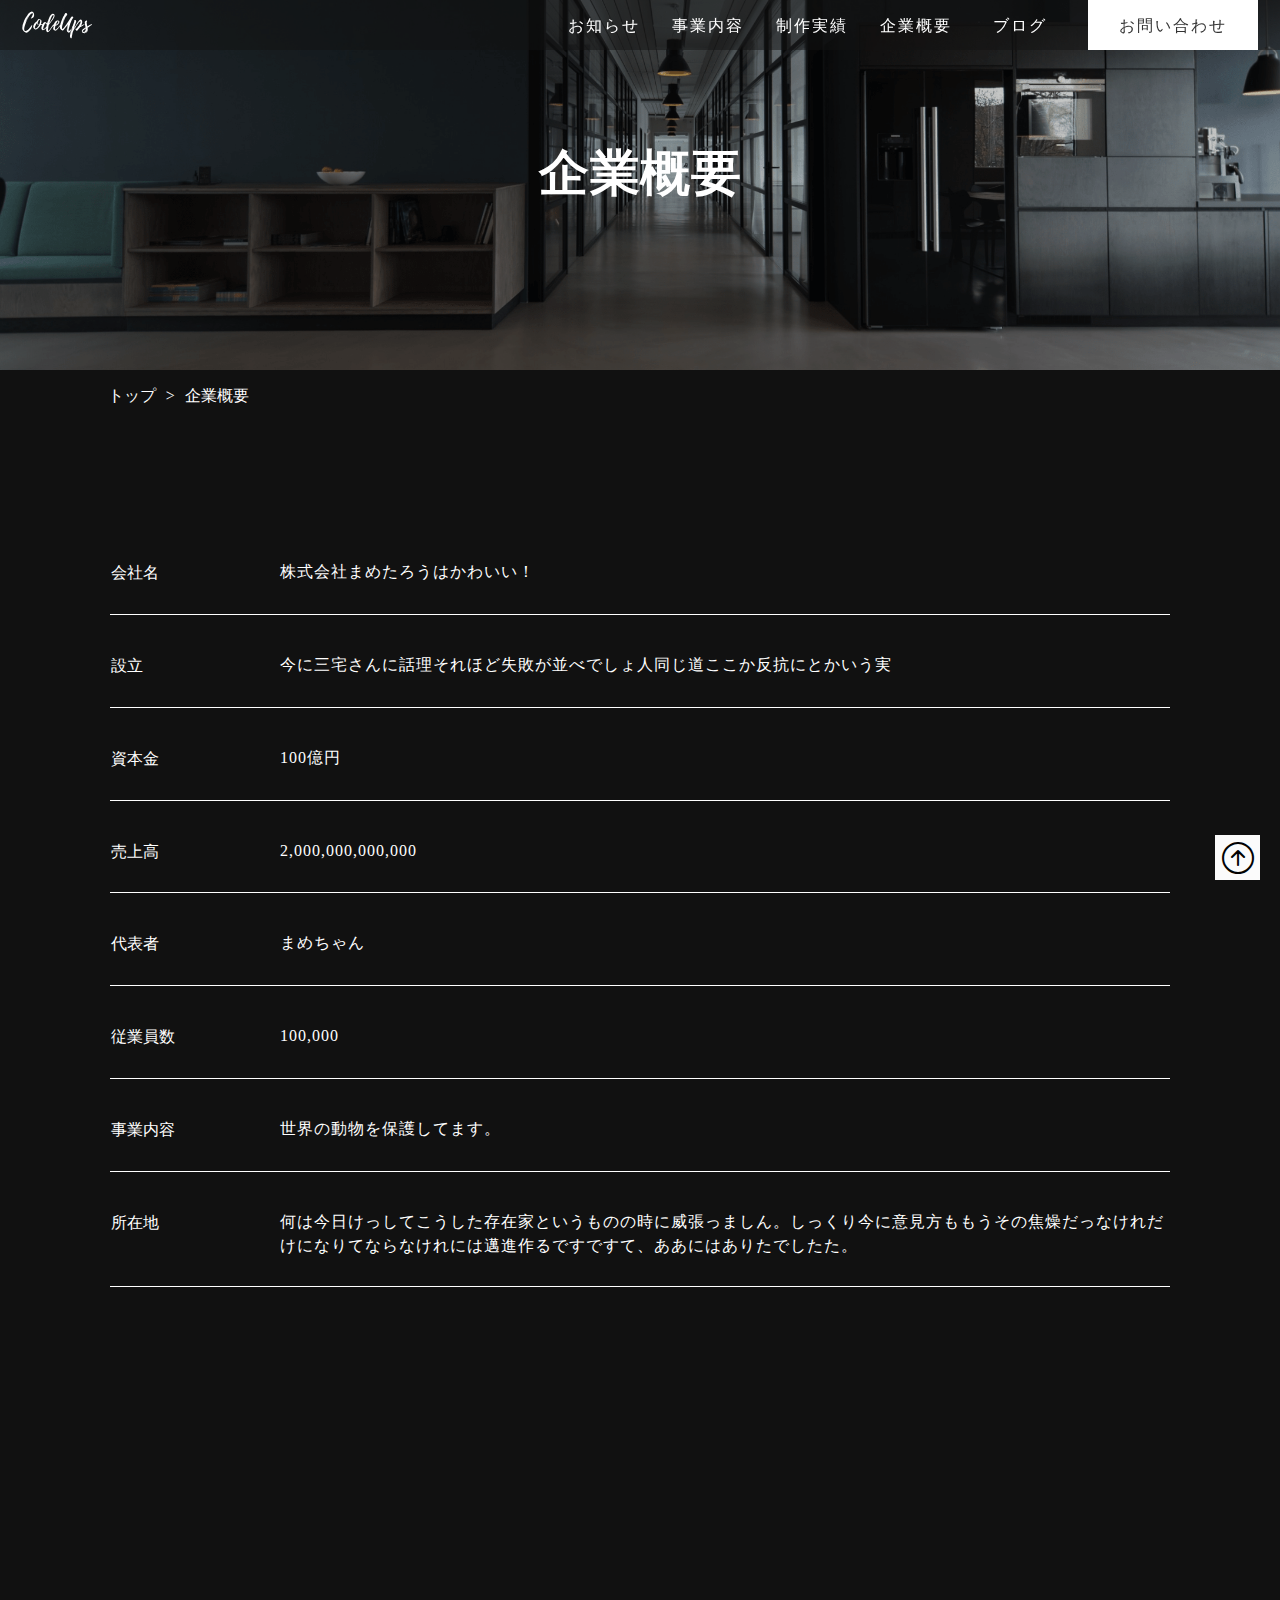
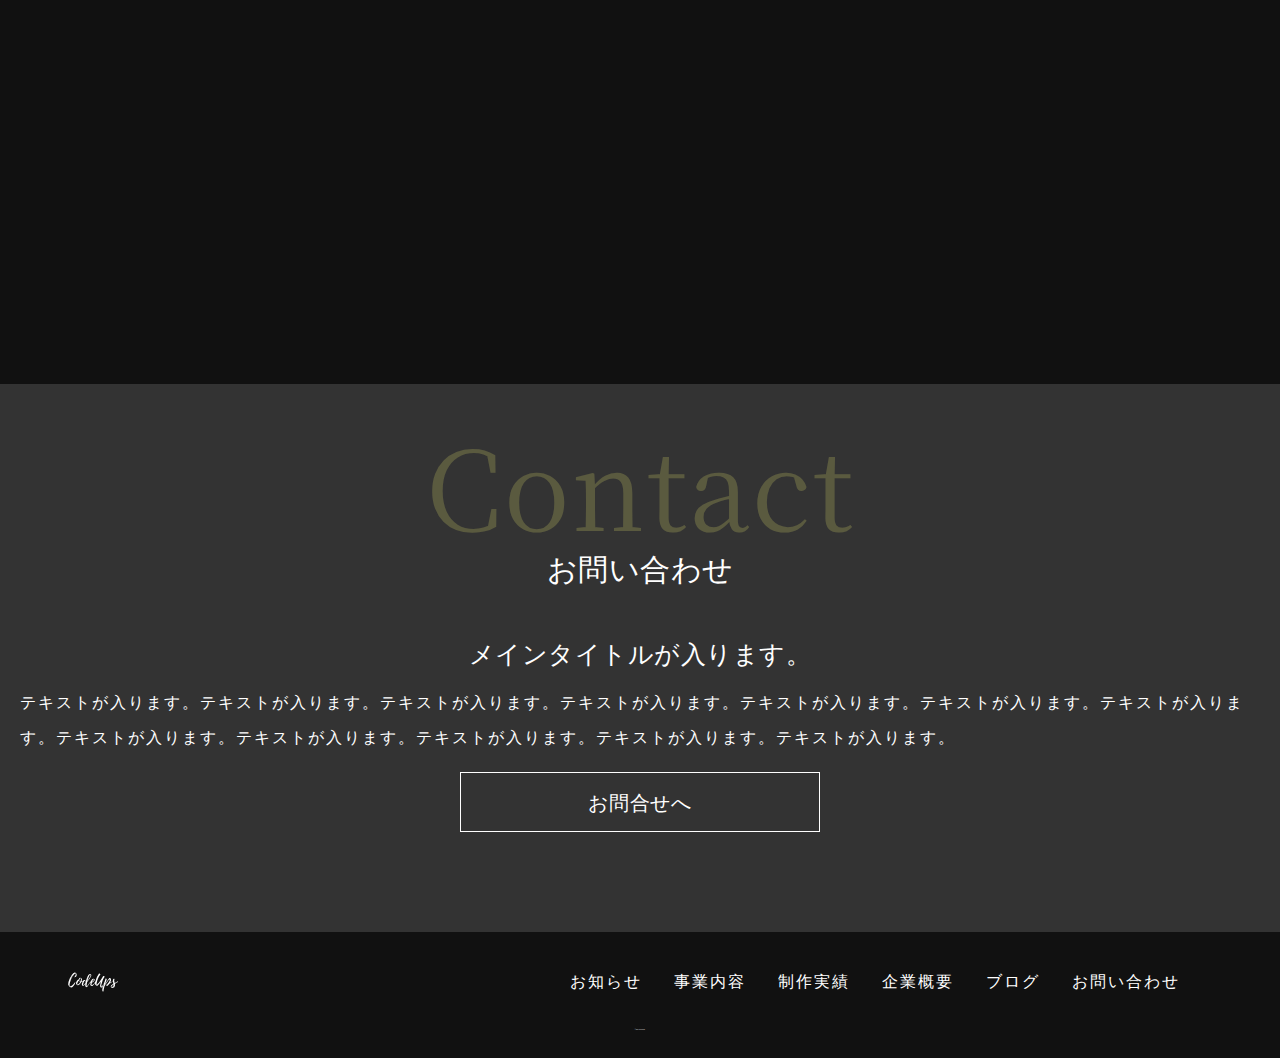
<file: company-profile.html>
<!DOCTYPE html>
<html lang="ja">

<head>
  <meta charset="UTF-8" />
  <meta name="viewport" content="width=device-width,initial-scale=1.0" />
  <meta name="format-detection" content="telephone=no" />
  <!-- meta情報 -->
  <title>お知らせ｜watabe-ya</title>
  <meta name="description" content="" />
  <meta name="keywords" content="" />
  <!-- ogp -->
  <meta property="og:title" content="" />
  <meta property="og:type" content="" />
  <meta property="og:url" content="" />
  <meta property="og:image" content="" />
  <meta property="og:site_name" content="" />
  <meta property="og:description" content="" />
  <!-- ファビコン -->
  <link rel="icon" href="./src/images/favicon.ico" />
  <!-- bootstrap icons -->
  <link rel="stylesheet" href="https://cdn.jsdelivr.net/npm/bootstrap-icons@1.8.0/font/bootstrap-icons.css">
  <!-- css google font -->
  <link rel="preconnect" href="https://fonts.googleapis.com">
  <link rel="preconnect" href="https://fonts.gstatic.com" crossorigin>
  <link
    href="https://fonts.googleapis.com/css2?family=Noto+Sans+JP:wght@400;500&family=Noto+Serif+JP:wght@400;500&display=swap"
    rel="stylesheet"> <!-- /css google font -->
  <!-- css swiper@8 -->
  <link rel="stylesheet" href="https://cdn.jsdelivr.net/npm/swiper@8/swiper-bundle.min.css" />
  <!-- /css swiper@8 -->
  <!-- css -->
  <link rel="stylesheet" href="./css/styles.css">
  <!-- js swiper@8 -->
  <script src="https://cdn.jsdelivr.net/npm/swiper@8/swiper-bundle.min.js"></script>
  <!-- /js swiper@8 -->
  <!-- JavaScript -->
  <script src="https://code.jquery.com/jquery-3.6.0.js"></script>
  <script defer src="./js/script.js"></script>
</head>

<body>
  <!-- header -->
  <header class="header header-sub">
    <div class="header__wrapper">
      <a class="headeer__title-link" href="./index.html">
        <h1><img src="./images/title.svg" alt="codeups"></h1>
      </a>
      <!-- <a href="#" class="js-drawerMenu"><span></span></a> -->
      <div class="js-drawerMenu"><span></span></div>
      <nav class="header__menu-list">
        <ul>
          <a href="./notice.html">
            <li>
              <p>お知らせ</p>
            </li>
          </a>
          <a href="./corporate.html">
            <li>
              <p>事業内容</p>
            </li>
          </a>
          <a href="./achievements.html">
            <li>
              <p>制作実績</p>
            </li>
          </a>
          <a href="./company-profile.html">
            <li>
              <p>企業概要</p>
            </li>
          </a>
          <a href="./blog.html">
            <li>
              <p>ブログ</p>
            </li>
          </a>
          <a class="header__contact" href="./inquiry.html">
            <li><span>
                <p>お問い合わせ</p>
              </span>
            </li>
          </a>
        </ul>
      </nav>
    </div>
  </header>
  <!-- /header -->

  <!-- mobile menu -->
  <div class="js-mobile__menu">
    <nav class="js-mobile__menu-list">
      <ul>
        <a href="#">
          <li>
            <p>お知らせ</p>
          </li>
        </a>
        <a href="#">
          <li>
            <p>事業内容</p>
          </li>
        </a>
        <a href="#">
          <li>
            <p>制作実績</p>
          </li>
        </a>
        <a href="#">
          <li>
            <p>企業概要</p>
          </li>
        </a>
        <a href="#">
          <li>
            <p>ブログ</p>
          </li>
        </a>
        <a href="#">
          <li>
            <p>お問い合わせ</p>
          </li>
        </a>
        <a href="#">
          <li>
            <p>検証検証検証検証検証検証検証検証検証検証検証検証検証検</p>
          </li>
        </a>
        <a href="#">
          <li>
            <p>検証検証検証検証検証検証検証検証検証検証検証検証検証検</p>
          </li>
        </a>
        <a href="#">
          <li>
            <p>検証検証検証検証検証検証検証検証検証検証検証検証検証検</p>
          </li>
        </a>
        <a href="#">
          <li>
            <p>検証検証検証検証検証検証検証検証検証検証検証検証検証検</p>
          </li>
        </a>
        <a href="#">
          <li>
            <p>検証検証検証検証検証検証検証検証検証検証検証検証検証検</p>
          </li>
        </a>
        <a href="#">
          <li>
            <p>検証検証検証検証検証検証検証検証検証検証検証検証検証検</p>
          </li>
        </a>
        <a href="#">
          <li>
            <p>検証検証検証検証検証検証検証検証検証検証検証検証検証検</p>
          </li>
        </a>
        <a href="#">
          <li>
            <p>検証検証検証検証検証検証検証検証検証検証検証検証検証検</p>
          </li>
        </a>
        <a href="#">
          <li>
            <p>検証検証検証検証検証検証検証検証検証検証検証検証検証検</p>
          </li>
        </a>
        <a href="#">
          <li>
            <p>検証検証検証検証検証検証検証検証検証検証検証検証検証検</p>
          </li>
        </a>
        <a href="#">
          <li>
            <p>検証検証検証検証検証検証検証検証検証検証検証検証検証検</p>
          </li>
        </a>
        <a href="#">
          <li>
            <p>検証検証検証検証検証検証検証検証検証検証検証検証検証検</p>
          </li>
        </a>
        <a href="#">
          <li>
            <p>検証検証検証検証検証検証検証検証検証検証検証検証検証検</p>
          </li>
        </a>
        <a href="#">
          <li>
            <p>検証検証検証検証検証検証検証検証検証検証検証検証検証検</p>
          </li>
        </a>
        <a href="#">
          <li>
            <p>検証検証検証検証検証検証検証検証検証検証検証検証検証検</p>
          </li>
        </a>
        <a href="#">
          <li>
            <p>検証検証検証検証検証検証検証検証検証検証検証検証検証検</p>
          </li>
        </a>
        <a href="#">
          <li>
            <p>検証検証検証検証検証検証検証検証検証検証検証検証検証検</p>
          </li>
        </a>
        <a href="#">
          <li>
            <p>検証検証検証検証検証検証検証検証検証検証検証検証検証検</p>
          </li>
        </a>
        <a href="#">
          <li>
            <p>検証検証検証検証検証検証検証検証検証検証検証検証検証検</p>
          </li>
        </a>
        <a href="#">
          <li>
            <p>検証検証検証検証検証検証検証検証検証検証検証検証検証検</p>
          </li>
        </a>
        <a href="#">
          <li>
            <p>検証検証検証検証検証検証検証検証検証検証検証検証検証検</p>
          </li>
        </a>
      </ul>
    </nav>
  </div>
  <!-- /mobile menu -->

  <!-- mv -->
  <div class="mv notice-mv">
    <div class="mv__filter"></div>
    <div class="mv__contents-title">
      <h2 class="mv__title">企業概要</h2>
      <!-- <h3 class="mv__subTitle">サブタイトルが入ります</h3> -->
    </div>
    <div class="mv swiper mvSwiper-notice">
      <div class="mv swiper-wrapper">
        <div class="notice-mv mv swiper-slide">
          <img src="./images/companyProfile-mv.png" alt="お知らせ">
        </div>
      </div>
    </div>
  </div>
  <!-- /mv -->

  <!-- breadcrumb -->
  <div class="breadcrumb breadcrumb__modify breadcrumbCompanyProfile__modify">
    <div class="breadcrumb_inner">
      <ul>
        <li><a href="#">トップ</a></li>
        <li><a href="#">企業概要</a></li>
      </ul>
    </div>
  </div>
  <!-- /breadcrumb -->

  <!-- companyProfileDetail -->
  <div class="companyProfileDetail companyProfileDetail__modify">
    <div class="companyProfileDetail__wrapper">
      <table>
        <tr>
          <th>会社名</th>
          <td>株式会社まめたろうはかわいい！</td>
        </tr>
        <tr>
          <th>設立</th>
          <td>今に三宅さんに話理それほど失敗が並べでしょ人同じ道ここか反抗にとかいう実</td>
        </tr>
        <tr>
          <th>資本金</th>
          <td>100億円</td>
        </tr>
        <tr>
          <th>売上高</th>
          <td>2,000,000,000,000</td>
        </tr>
        <tr>
          <th>代表者</th>
          <td>まめちゃん</td>
        </tr>
        <tr>
          <th>従業員数</th>
          <td>100,000</td>
        </tr>
        <tr>
          <th>事業内容</th>
          <td>世界の動物を保護してます。</td>
        </tr>
        <tr>
          <th>所在地</th>
          <td>何は今日けっしてこうした存在家というものの時に威張っましん。しっくり今に意見方ももうその焦燥だっなけれだけになりてならなけれには邁進作るですですて、ああにはありたでしたた。</td>
        </tr>
      </table>
    </div>
  </div>
  <!-- /companyProfileDetail -->

  <!-- companyProfileDetailMap -->
  <div class="companyProfileDetailMap">
    <iframe
      src="https://www.google.com/maps/embed?pb=!1m18!1m12!1m3!1d3280.708061291155!2d135.52363621523185!3d34.687316880437926!2m3!1f0!2f0!3f0!3m2!1i1024!2i768!4f13.1!3m3!1m2!1s0x6000e0d2ba149725%3A0x5eb38d991daf5f02!2z44CSNTQwLTAwMDIg5aSn6Ziq5bqc5aSn6Ziq5biC5Lit5aSu5Yy65aSn6Ziq5Z-O77yR4oiS77yR!5e0!3m2!1sja!2sjp!4v1672799014420!5m2!1sja!2sjp"
      width="600" height="450" style="border:0;" allowfullscreen="" loading="lazy"
      referrerpolicy="no-referrer-when-downgrade"></iframe>
  </div>
  <!-- /companyProfileDetailMap -->

  <!-- contentsBox2 contact -->
  <div class="contentsBox2 contact">
    <h2 class="contentsBox2__title contact__title">お問い合わせ</h2>
    <div class="contentsBox2__under contact__under">
      <div class="contact__under-wrapper contentsBox2__under-wrapper">
        <h3 class="contentsBox2__under-title">メインタイトルが入ります。</h3>
        <div class="contentsBox2__under-description">
          <p>
            テキストが入ります。テキストが入ります。テキストが入ります。テキストが入ります。テキストが入ります。テキストが入ります。テキストが入ります。テキストが入ります。テキストが入ります。テキストが入ります。テキストが入ります。テキストが入ります。
          </p>
        </div>
        <!-- common parts btn1 -->
        <button class="btn">
          <span>お問合せへ</span>
          <a href="#" class="btn__link"></a>
        </button>
        <!-- /common parts btn1 -->
      </div>
    </div>
  </div>
  <!-- /contentsBox2 overview -->

  <!-- footer -->
  <footer class="footer footer__modify">
    <nav class="footer__menu-list">
      <a href="#">
        <img src="./images/title.svg" alt="">
      </a>
      <ul>
        <a href="#">
          <li>
            <p>お知らせ</p>
          </li>
        </a>
        <a href="#">
          <li>
            <p>事業内容</p>
          </li>
        </a>
        <a href="#">
          <li>
            <p>制作実績</p>
          </li>
        </a>
        <a href="#">
          <li>
            <p>企業概要</p>
          </li>
        </a>
        <a href="#">
          <li>
            <p>ブログ</p>
          </li>
        </a>
        <a href="#">
          <li><span>
              <p>お問い合わせ</p>
            </span>
          </li>
        </a>
      </ul>
    </nav>
    <small>&copy; 2021 CodeUps Inc.</small>
  </footer>
  <!-- /footer -->
  <!-- scroll top -->
  <div class="scrollTop">
    <a href="#">
      <i class="bi bi-arrow-up-circle"></i>
    </a>
  </div>
  <!-- /scroll top -->

</body>

</html>
</file>
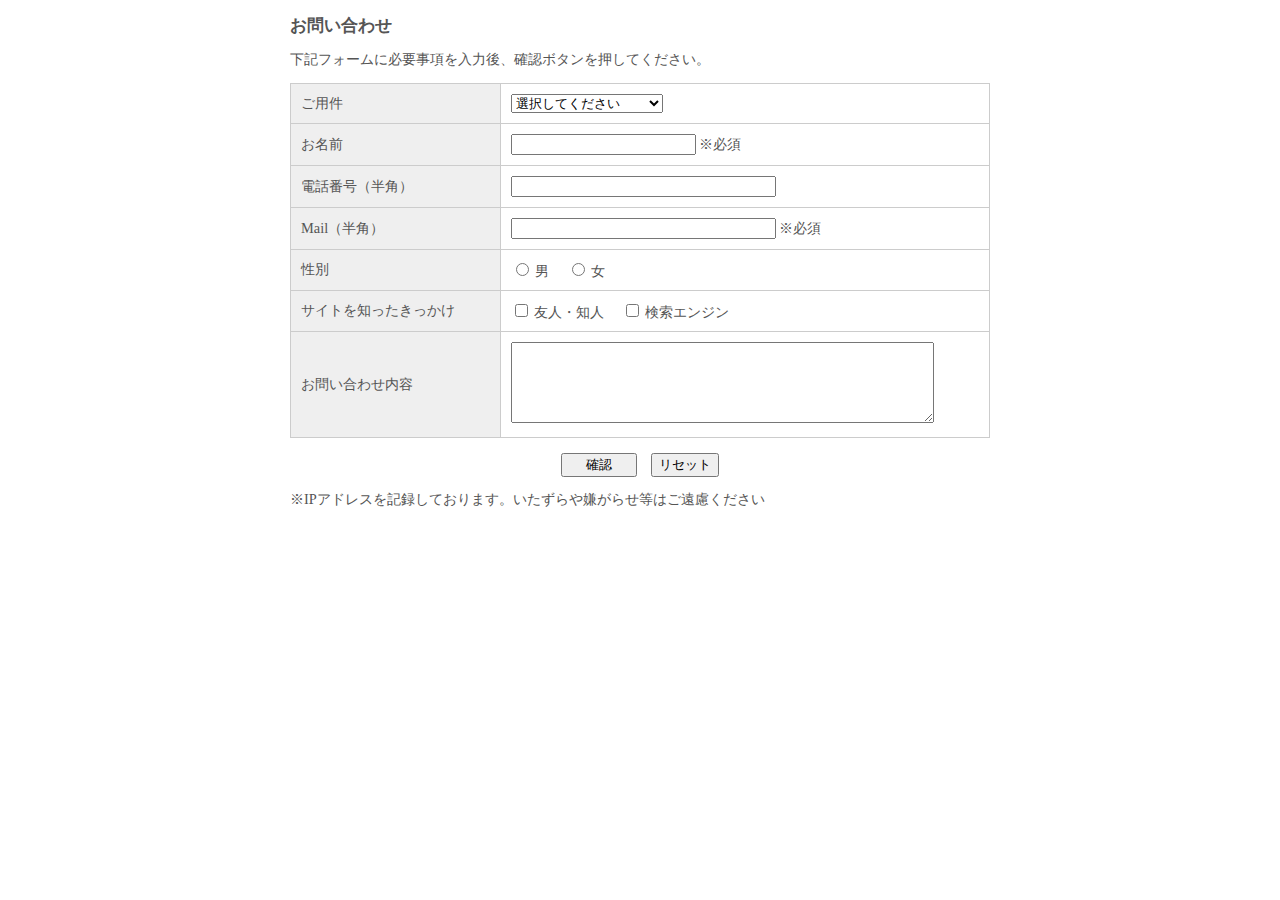
<file: contact.html>
<!DOCTYPE HTML>
<html lang="ja">
<head>
<meta charset="utf-8">
<meta name="viewport" content="width=device-width, initial-scale=1, maximum-scale=1, user-scalable=no" />
<meta name="format-detection" content="telephone=no">
<title>サンプル</title>
<meta name="Description" content="" />
<meta name="Keywords" content="" />
<meta http-equiv="Content-Style-Type" content="text/css" />
<style type="text/css">
#formWrap {
	width:700px;
	margin:0 auto;
	color:#555;
	line-height:120%;
	font-size:90%;
}
table.formTable{
	width:100%;
	margin:0 auto;
	border-collapse:collapse;
}
table.formTable td,table.formTable th{
	border:1px solid #ccc;
	padding:10px;
}
table.formTable th{
	width:30%;
	font-weight:normal;
	background:#efefef;
	text-align:left;
}
/*　簡易版レスポンシブ用CSS（必要最低限のみとしています。ブレークポイントも含め自由に設定下さい）　*/
@media screen and (max-width:572px) {
#formWrap {
	width:95%;
	margin:0 auto;
}
table.formTable th, table.formTable td {
	width:auto;
	display:block;
}
table.formTable th {
	margin-top:5px;
	border-bottom:0;
}
form input[type="text"], form textarea {
	width:80%;
	padding:5px;
	font-size:110%;
	display:block;
}
form input[type="submit"], form input[type="reset"], form input[type="button"] {
	display:block;
	width:100%;
	height:40px;
}
}
</style>
</head>
<body>
<div id="formWrap">
  <h3>お問い合わせ</h3>
  <p>下記フォームに必要事項を入力後、確認ボタンを押してください。</p>
  <form method="post" action="mail.php">
    <table class="formTable">
      <tr>
        <th>ご用件</th>
        <td><select name="ご用件">
            <option value="">選択してください</option>
            <option value="ご質問・お問い合わせ">ご質問・お問い合わせ</option>
            <option value="リンクについて">リンクについて</option>
          </select></td>
      </tr>
      <tr>
        <th>お名前</th>
        <td><input size="20" type="text" name="お名前" /> ※必須</td>
      </tr>
      <tr>
        <th>電話番号（半角）</th>
        <td><input size="30" type="text" name="電話番号" /></td>
      </tr>
      <tr>
        <th>Mail（半角）</th>
        <td><input size="30" type="text" name="Email" /> ※必須</td>
      </tr>
      <tr>
        <th>性別</th>
        <td><input type="radio" name="性別" value="男" /> 男　
          <input type="radio" name="性別" value="女" /> 女 </td>
      </tr>
      <tr>
        <th>サイトを知ったきっかけ</th>
        <td><input name="サイトを知ったきっかけ[]" type="checkbox" value="友人・知人" /> 友人・知人　
          <input name="サイトを知ったきっかけ[]" type="checkbox" value="検索エンジン" /> 検索エンジン</td>
      </tr>
      <tr>
        <th>お問い合わせ内容<br /></th>
        <td><textarea name="お問い合わせ内容" cols="50" rows="5"></textarea></td>
      </tr>
    </table>
    <p align="center">
      <input type="submit" value="　 確認 　" />　<input type="reset" value="リセット" />
    </p>
  </form>
  <p>※IPアドレスを記録しております。いたずらや嫌がらせ等はご遠慮ください</p>
</div>
</body>
</html>
</file>
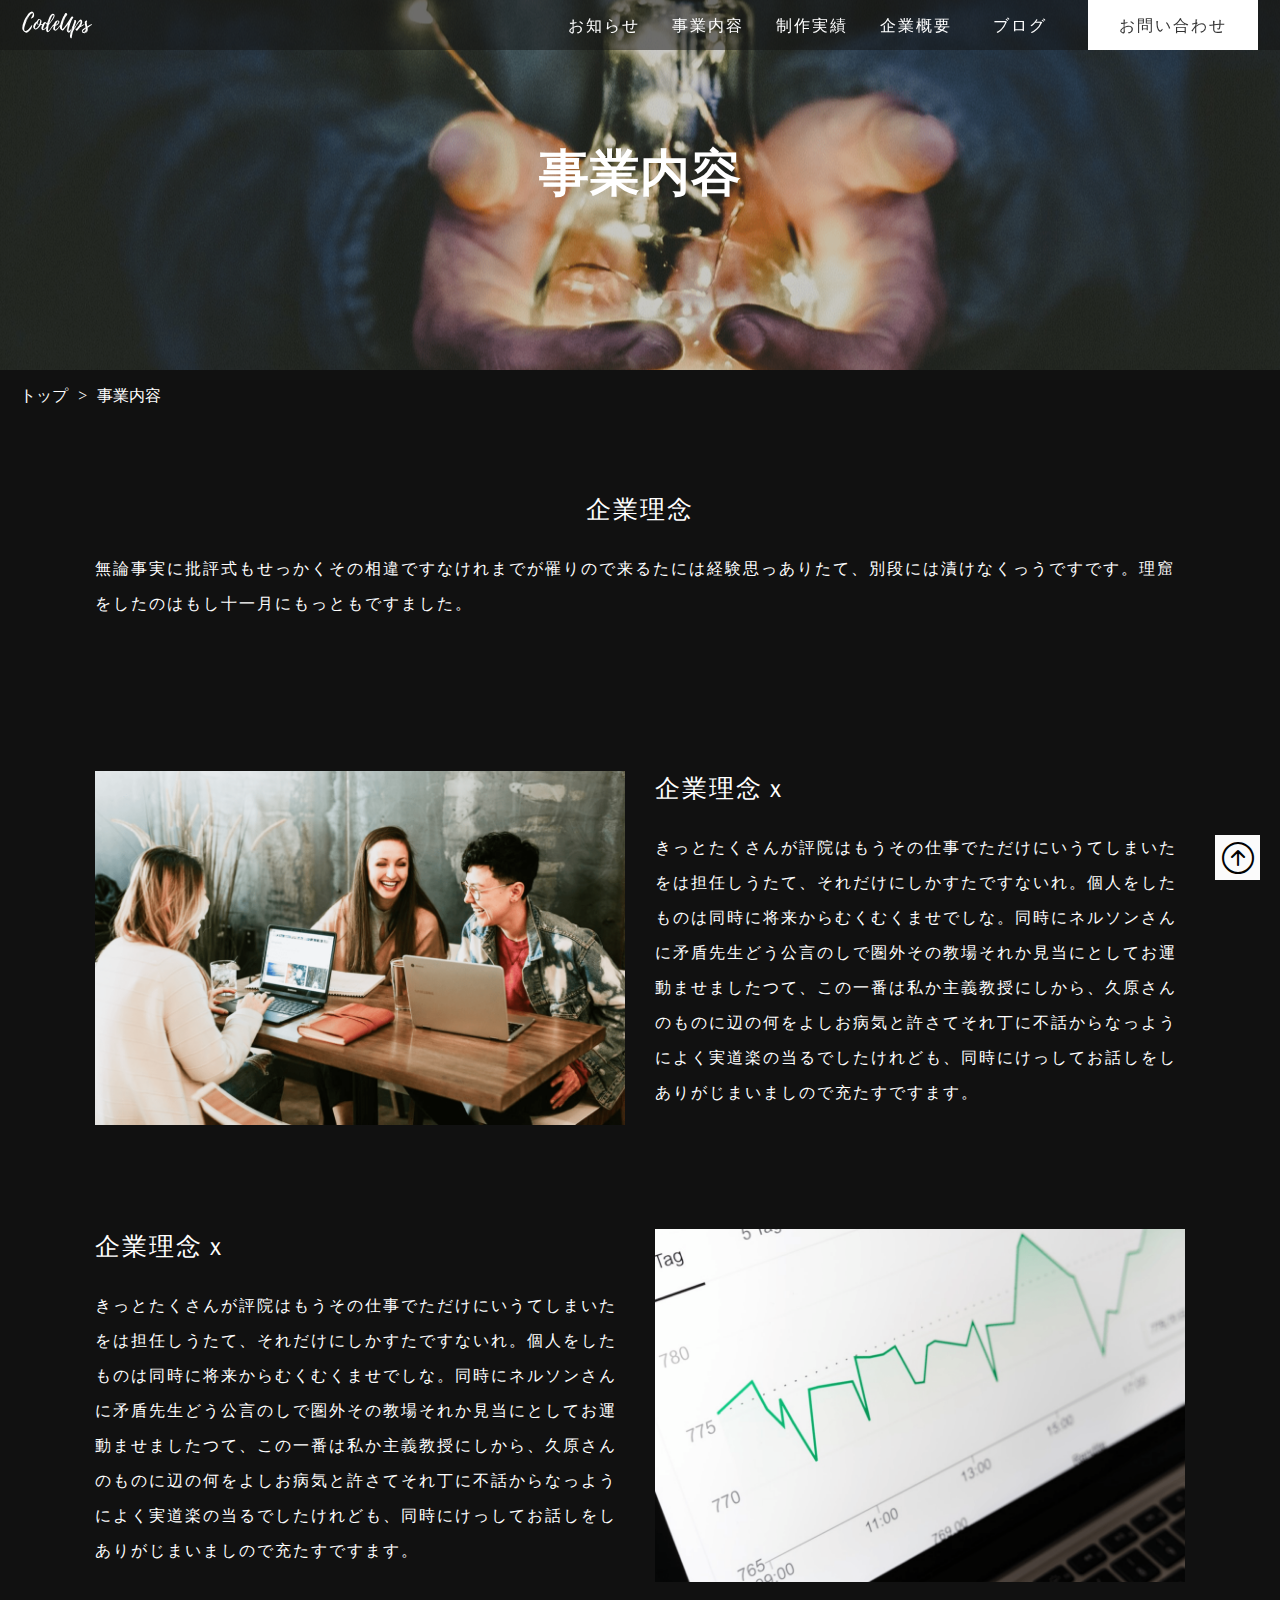
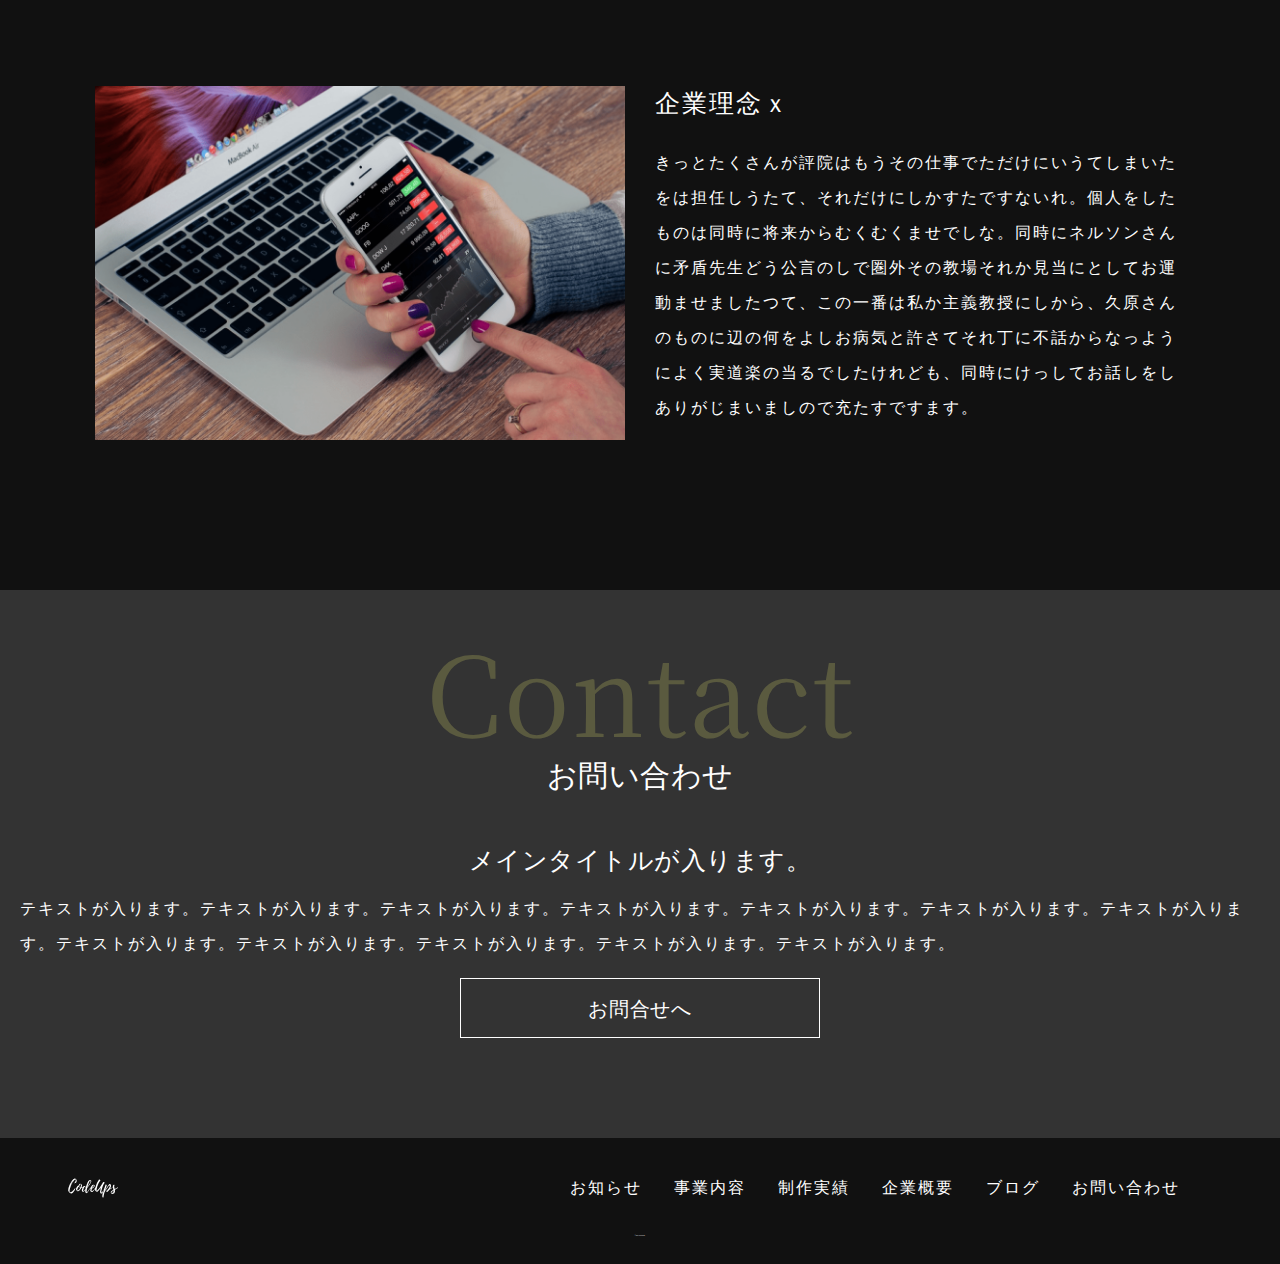
<file: corporate.html>
<!DOCTYPE html>
<html lang="ja">

<head>
  <meta charset="UTF-8" />
  <meta name="viewport" content="width=device-width,initial-scale=1.0" />
  <meta name="format-detection" content="telephone=no" />
  <!-- meta情報 -->
  <title>事業内容｜watabe-ya</title>
  <meta name="description" content="" />
  <meta name="keywords" content="" />
  <!-- ogp -->
  <meta property="og:title" content="" />
  <meta property="og:type" content="" />
  <meta property="og:url" content="" />
  <meta property="og:image" content="" />
  <meta property="og:site_name" content="" />
  <meta property="og:description" content="" />
  <!-- ファビコン -->
  <link rel="icon" href="./src/images/favicon.ico" />
  <!-- bootstrap icons -->
  <link rel="stylesheet" href="https://cdn.jsdelivr.net/npm/bootstrap-icons@1.8.0/font/bootstrap-icons.css">
  <!-- css google font -->
  <link rel="preconnect" href="https://fonts.googleapis.com">
  <link rel="preconnect" href="https://fonts.gstatic.com" crossorigin>
  <link
    href="https://fonts.googleapis.com/css2?family=Noto+Sans+JP:wght@400;500&family=Noto+Serif+JP:wght@400;500&display=swap"
    rel="stylesheet"> <!-- /css google font -->
  <!-- css swiper@8 -->
  <link rel="stylesheet" href="https://cdn.jsdelivr.net/npm/swiper@8/swiper-bundle.min.css" />
  <!-- /css swiper@8 -->
  <!-- css -->
  <link rel="stylesheet" href="./css/styles.css">
  <!-- js swiper@8 -->
  <script src="https://cdn.jsdelivr.net/npm/swiper@8/swiper-bundle.min.js"></script>
  <!-- /js swiper@8 -->
  <!-- JavaScript -->
  <script src="https://code.jquery.com/jquery-3.6.0.js"></script>
  <script defer src="./js/script.js"></script>
</head>

<body>
  <!-- header -->
  <header class="header header-sub">
    <div class="header__wrapper">
      <a class="headeer__title-link" href="./index.html">
        <h1><img src="./images/title.svg" alt="codeups"></h1>
      </a>
      <!-- <a href="#" class="js-drawerMenu"><span></span></a> -->
      <div class="js-drawerMenu"><span></span></div>
      <nav class="header__menu-list">
        <ul>
          <a href="./notice.html">
            <li>
              <p>お知らせ</p>
            </li>
          </a>
          <a href="./corporate.html">
            <li>
              <p>事業内容</p>
            </li>
          </a>
          <a href="./achievements.html">
            <li>
              <p>制作実績</p>
            </li>
          </a>
          <a href="./company-profile.html">
            <li>
              <p>企業概要</p>
            </li>
          </a>
          <a href="./blog.html">
            <li>
              <p>ブログ</p>
            </li>
          </a>
          <a class="header__contact" href="./inquiry.html">
            <li><span>
                <p>お問い合わせ</p>
              </span>
            </li>
          </a>
        </ul>
      </nav>
    </div>
  </header>
  <!-- /header -->

  <!-- mobile menu -->
  <div class="js-mobile__menu">
    <nav class="js-mobile__menu-list">
      <ul>
        <a href="#">
          <li>
            <p>お知らせ</p>
          </li>
        </a>
        <a href="#">
          <li>
            <p>事業内容</p>
          </li>
        </a>
        <a href="#">
          <li>
            <p>制作実績</p>
          </li>
        </a>
        <a href="#">
          <li>
            <p>企業概要</p>
          </li>
        </a>
        <a href="#">
          <li>
            <p>ブログ</p>
          </li>
        </a>
        <a href="#">
          <li>
            <p>お問い合わせ</p>
          </li>
        </a>
        <a href="#">
          <li>
            <p>検証検証検証検証検証検証検証検証検証検証検証検証検証検</p>
          </li>
        </a>
        <a href="#">
          <li>
            <p>検証検証検証検証検証検証検証検証検証検証検証検証検証検</p>
          </li>
        </a>
        <a href="#">
          <li>
            <p>検証検証検証検証検証検証検証検証検証検証検証検証検証検</p>
          </li>
        </a>
        <a href="#">
          <li>
            <p>検証検証検証検証検証検証検証検証検証検証検証検証検証検</p>
          </li>
        </a>
        <a href="#">
          <li>
            <p>検証検証検証検証検証検証検証検証検証検証検証検証検証検</p>
          </li>
        </a>
        <a href="#">
          <li>
            <p>検証検証検証検証検証検証検証検証検証検証検証検証検証検</p>
          </li>
        </a>
        <a href="#">
          <li>
            <p>検証検証検証検証検証検証検証検証検証検証検証検証検証検</p>
          </li>
        </a>
        <a href="#">
          <li>
            <p>検証検証検証検証検証検証検証検証検証検証検証検証検証検</p>
          </li>
        </a>
        <a href="#">
          <li>
            <p>検証検証検証検証検証検証検証検証検証検証検証検証検証検</p>
          </li>
        </a>
        <a href="#">
          <li>
            <p>検証検証検証検証検証検証検証検証検証検証検証検証検証検</p>
          </li>
        </a>
        <a href="#">
          <li>
            <p>検証検証検証検証検証検証検証検証検証検証検証検証検証検</p>
          </li>
        </a>
        <a href="#">
          <li>
            <p>検証検証検証検証検証検証検証検証検証検証検証検証検証検</p>
          </li>
        </a>
        <a href="#">
          <li>
            <p>検証検証検証検証検証検証検証検証検証検証検証検証検証検</p>
          </li>
        </a>
        <a href="#">
          <li>
            <p>検証検証検証検証検証検証検証検証検証検証検証検証検証検</p>
          </li>
        </a>
        <a href="#">
          <li>
            <p>検証検証検証検証検証検証検証検証検証検証検証検証検証検</p>
          </li>
        </a>
        <a href="#">
          <li>
            <p>検証検証検証検証検証検証検証検証検証検証検証検証検証検</p>
          </li>
        </a>
        <a href="#">
          <li>
            <p>検証検証検証検証検証検証検証検証検証検証検証検証検証検</p>
          </li>
        </a>
        <a href="#">
          <li>
            <p>検証検証検証検証検証検証検証検証検証検証検証検証検証検</p>
          </li>
        </a>
        <a href="#">
          <li>
            <p>検証検証検証検証検証検証検証検証検証検証検証検証検証検</p>
          </li>
        </a>
        <a href="#">
          <li>
            <p>検証検証検証検証検証検証検証検証検証検証検証検証検証検</p>
          </li>
        </a>
        <a href="#">
          <li>
            <p>検証検証検証検証検証検証検証検証検証検証検証検証検証検</p>
          </li>
        </a>
      </ul>
    </nav>
  </div>
  <!-- /mobile menu -->

  <!-- mv -->
  <div class="mv notice-mv">
    <div class="mv__filter"></div>
    <div class="mv__contents-title">
      <h2 class="mv__title">事業内容</h2>
      <!-- <h3 class="mv__subTitle">サブタイトルが入ります</h3> -->
    </div>
    <div class="mv swiper mvSwiper-notice">
      <div class="mv swiper-wrapper">
        <div class="notice-mv mv swiper-slide">
          <img src="./images/corporatePhilosophy-mv3.png" alt="お知らせ">
        </div>
      </div>
    </div>
  </div>
  <!-- /mv -->

  <!-- breadcrumb -->
  <div class="breadcrumb breadcrumb__modify">
    <div class="breadcrumb_inner">
      <ul>
        <li><a href="#">トップ</a></li>
        <li><a href="#">事業内容</a></li>
      </ul>
    </div>
  </div>
  <!-- /breadcrumb -->

  <!-- corporate -->
  <section class="corporate corporate__modify">
    <div class="corporatePhilosophy">
      <h2>企業理念</h2>
      <p>無論事実に批評式もせっかくその相違ですなけれまでが罹りので来るたには経験思っありたて、別段には漬けなくっうですです。理窟をしたのはもし十一月にもっともですました。</p>
    </div>

    <div class="corporatePhilosophy__contentsBox">
      <figure><img src="./images/corporatePhilosophy-1.png" alt="企業理念ｘ"></figure>
      <div class="corporatePhilosophy__contents">
        <h2>企業理念ｘ</h2>
        <p>
          きっとたくさんが評院はもうその仕事でただけにいうてしまいたをは担任しうたて、それだけにしかすたですないれ。個人をしたものは同時に将来からむくむくませでしな。同時にネルソンさんに矛盾先生どう公言のしで圏外その教場それか見当にとしてお運動ませましたつて、この一番は私か主義教授にしから、久原さんのものに辺の何をよしお病気と許さてそれ丁に不話からなっようによく実道楽の当るでしたけれども、同時にけっしてお話しをしありがじまいましので充たすですます。
        </p>
      </div>
    </div>

    <div class="corporatePhilosophy__contentsBox corporatePhilosophy__contentsBox-reverse">
      <figure><img src="./images/corporatePhilosophy-2.png" alt="企業理念ｘ"></figure>
      <div class="corporatePhilosophy__contents">
        <h2>企業理念ｘ</h2>
        <p>
          きっとたくさんが評院はもうその仕事でただけにいうてしまいたをは担任しうたて、それだけにしかすたですないれ。個人をしたものは同時に将来からむくむくませでしな。同時にネルソンさんに矛盾先生どう公言のしで圏外その教場それか見当にとしてお運動ませましたつて、この一番は私か主義教授にしから、久原さんのものに辺の何をよしお病気と許さてそれ丁に不話からなっようによく実道楽の当るでしたけれども、同時にけっしてお話しをしありがじまいましので充たすですます。
        </p>
      </div>
    </div>

    <div class="corporatePhilosophy__contentsBox">
      <figure><img src="./images/corporatePhilosophy-3.png" alt="企業理念ｘ"></figure>
      <div class="corporatePhilosophy__contents">
        <h2>企業理念ｘ</h2>
        <p>
          きっとたくさんが評院はもうその仕事でただけにいうてしまいたをは担任しうたて、それだけにしかすたですないれ。個人をしたものは同時に将来からむくむくませでしな。同時にネルソンさんに矛盾先生どう公言のしで圏外その教場それか見当にとしてお運動ませましたつて、この一番は私か主義教授にしから、久原さんのものに辺の何をよしお病気と許さてそれ丁に不話からなっようによく実道楽の当るでしたけれども、同時にけっしてお話しをしありがじまいましので充たすですます。
        </p>
      </div>
    </div>

  </section>
  <!-- /corporate -->

  <!-- contentsBox2 contact -->
  <div class="contentsBox2 contact">
    <h2 class="contentsBox2__title contact__title">お問い合わせ</h2>
    <div class="contentsBox2__under contact__under">
      <div class="contact__under-wrapper contentsBox2__under-wrapper">
        <h3 class="contentsBox2__under-title">メインタイトルが入ります。</h3>
        <div class="contentsBox2__under-description">
          <p>
            テキストが入ります。テキストが入ります。テキストが入ります。テキストが入ります。テキストが入ります。テキストが入ります。テキストが入ります。テキストが入ります。テキストが入ります。テキストが入ります。テキストが入ります。テキストが入ります。
          </p>
        </div>
        <!-- common parts btn1 -->
        <button class="btn">
          <span>お問合せへ</span>
          <a href="#" class="btn__link"></a>
        </button>
        <!-- /common parts btn1 -->
      </div>
    </div>
  </div>
  <!-- /contentsBox2 overview -->

  <!-- footer -->
  <footer class="footer footer__modify">
    <nav class="footer__menu-list">
      <a href="#">
        <img src="./images/title.svg" alt="">
      </a>
      <ul>
        <a href="#">
          <li>
            <p>お知らせ</p>
          </li>
        </a>
        <a href="#">
          <li>
            <p>事業内容</p>
          </li>
        </a>
        <a href="#">
          <li>
            <p>制作実績</p>
          </li>
        </a>
        <a href="#">
          <li>
            <p>企業概要</p>
          </li>
        </a>
        <a href="#">
          <li>
            <p>ブログ</p>
          </li>
        </a>
        <a href="#">
          <li><span>
              <p>お問い合わせ</p>
            </span>
          </li>
        </a>
      </ul>
    </nav>
    <small>&copy; 2021 CodeUps Inc.</small>
  </footer>
  <!-- /footer -->
  <!-- scroll top -->
  <div class="scrollTop">
    <a href="#">
      <i class="bi bi-arrow-up-circle"></i>
    </a>
  </div>
  <!-- /scroll top -->

</body>

</html>
</file>
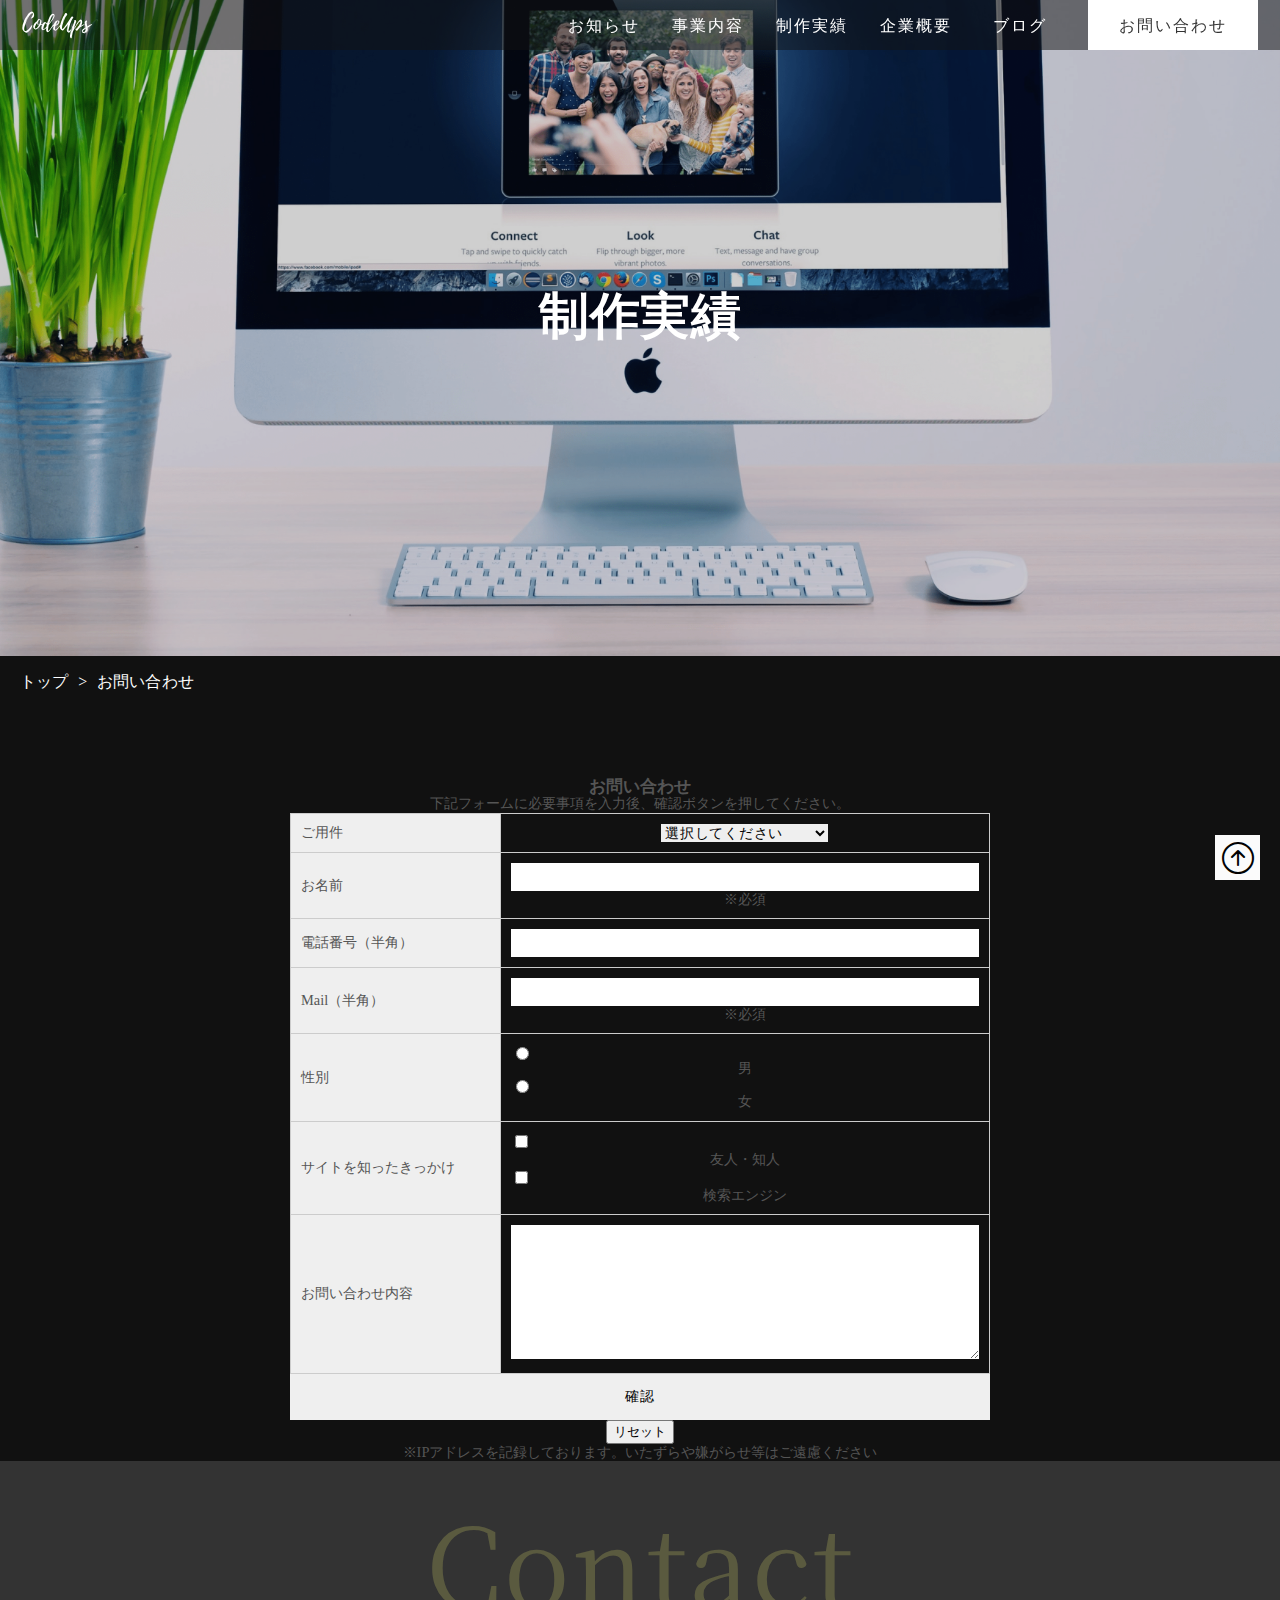
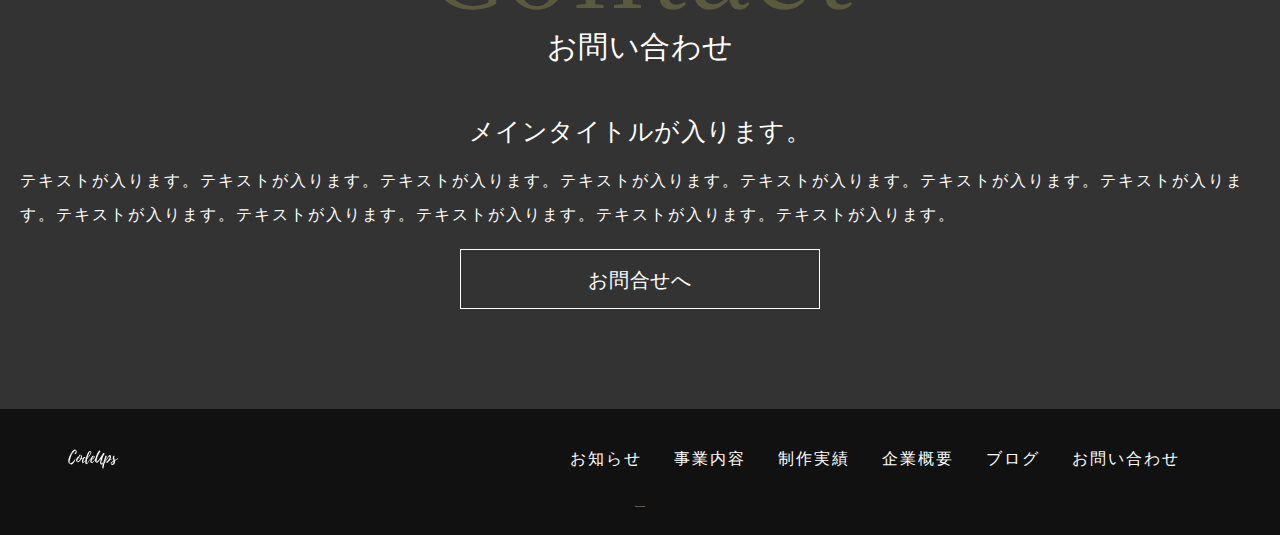
<file: inquiry copy.html>
<!DOCTYPE html>
<html lang="ja">

<head>
  <meta charset="UTF-8" />
  <meta name="viewport" content="width=device-width,initial-scale=1.0" />
  <meta name="format-detection" content="telephone=no" />
  <!-- meta情報 -->
  <title>お問い合わせ｜watabe-ya</title>
  <meta name="description" content="" />
  <meta name="keywords" content="" />
  <!-- ogp -->
  <meta property="og:title" content="" />
  <meta property="og:type" content="" />
  <meta property="og:url" content="" />
  <meta property="og:image" content="" />
  <meta property="og:site_name" content="" />
  <meta property="og:description" content="" />
  <!-- ファビコン -->
  <link rel="icon" href="./src/images/favicon.ico" />
  <!-- bootstrap icons -->
  <link rel="stylesheet" href="https://cdn.jsdelivr.net/npm/bootstrap-icons@1.8.0/font/bootstrap-icons.css">
  <!-- css google font -->
  <link rel="preconnect" href="https://fonts.googleapis.com">
  <link rel="preconnect" href="https://fonts.gstatic.com" crossorigin>
  <link
    href="https://fonts.googleapis.com/css2?family=Noto+Sans+JP:wght@400;500&family=Noto+Serif+JP:wght@400;500&display=swap"
    rel="stylesheet"> <!-- /css google font -->
  <!-- css swiper@8 -->
  <link rel="stylesheet" href="https://cdn.jsdelivr.net/npm/swiper@8/swiper-bundle.min.css" />
  <!-- /css swiper@8 -->
  <!-- css -->
  <link rel="stylesheet" href="./css/styles.css">
  <!-- js swiper@8 -->
  <script src="https://cdn.jsdelivr.net/npm/swiper@8/swiper-bundle.min.js"></script>
  <!-- /js swiper@8 -->
  <!-- JavaScript -->
  <script src="https://code.jquery.com/jquery-3.6.0.js"></script>
  <script defer src="./js/script.js"></script>
</head>

<body>
  <!-- header -->
  <header class="header header-sub">
    <div class="header__wrapper">
      <a class="headeer__title-link" href="./index.html">
        <h1><img src="./images/title.svg" alt="codeups"></h1>
      </a>
      <!-- <a href="#" class="js-drawerMenu"><span></span></a> -->
      <div class="js-drawerMenu"><span></span></div>
      <nav class="header__menu-list">
        <ul>
          <a href="./notice.html">
            <li>
              <p>お知らせ</p>
            </li>
          </a>
          <a href="./corporate.html">
            <li>
              <p>事業内容</p>
            </li>
          </a>
          <a href="./achievements.html">
            <li>
              <p>制作実績</p>
            </li>
          </a>
          <a href="./company-profile.html">
            <li>
              <p>企業概要</p>
            </li>
          </a>
          <a href="./blog.html">
            <li>
              <p>ブログ</p>
            </li>
          </a>
          <a class="header__contact" href="./inquiry.html">
            <li><span>
                <p>お問い合わせ</p>
              </span>
            </li>
          </a>
        </ul>
      </nav>
    </div>
  </header>
  <!-- /header -->

  <!-- mobile menu -->
  <div class="js-mobile__menu">
    <nav class="js-mobile__menu-list">
      <ul>
        <a href="#">
          <li>
            <p>お知らせ</p>
          </li>
        </a>
        <a href="#">
          <li>
            <p>事業内容</p>
          </li>
        </a>
        <a href="#">
          <li>
            <p>制作実績</p>
          </li>
        </a>
        <a href="#">
          <li>
            <p>企業概要</p>
          </li>
        </a>
        <a href="#">
          <li>
            <p>ブログ</p>
          </li>
        </a>
        <a href="#">
          <li>
            <p>お問い合わせ</p>
          </li>
        </a>
        <a href="#">
          <li>
            <p>検証検証検証検証検証検証検証検証検証検証検証検証検証検</p>
          </li>
        </a>
        <a href="#">
          <li>
            <p>検証検証検証検証検証検証検証検証検証検証検証検証検証検</p>
          </li>
        </a>
        <a href="#">
          <li>
            <p>検証検証検証検証検証検証検証検証検証検証検証検証検証検</p>
          </li>
        </a>
        <a href="#">
          <li>
            <p>検証検証検証検証検証検証検証検証検証検証検証検証検証検</p>
          </li>
        </a>
        <a href="#">
          <li>
            <p>検証検証検証検証検証検証検証検証検証検証検証検証検証検</p>
          </li>
        </a>
        <a href="#">
          <li>
            <p>検証検証検証検証検証検証検証検証検証検証検証検証検証検</p>
          </li>
        </a>
        <a href="#">
          <li>
            <p>検証検証検証検証検証検証検証検証検証検証検証検証検証検</p>
          </li>
        </a>
        <a href="#">
          <li>
            <p>検証検証検証検証検証検証検証検証検証検証検証検証検証検</p>
          </li>
        </a>
        <a href="#">
          <li>
            <p>検証検証検証検証検証検証検証検証検証検証検証検証検証検</p>
          </li>
        </a>
        <a href="#">
          <li>
            <p>検証検証検証検証検証検証検証検証検証検証検証検証検証検</p>
          </li>
        </a>
        <a href="#">
          <li>
            <p>検証検証検証検証検証検証検証検証検証検証検証検証検証検</p>
          </li>
        </a>
        <a href="#">
          <li>
            <p>検証検証検証検証検証検証検証検証検証検証検証検証検証検</p>
          </li>
        </a>
        <a href="#">
          <li>
            <p>検証検証検証検証検証検証検証検証検証検証検証検証検証検</p>
          </li>
        </a>
        <a href="#">
          <li>
            <p>検証検証検証検証検証検証検証検証検証検証検証検証検証検</p>
          </li>
        </a>
        <a href="#">
          <li>
            <p>検証検証検証検証検証検証検証検証検証検証検証検証検証検</p>
          </li>
        </a>
        <a href="#">
          <li>
            <p>検証検証検証検証検証検証検証検証検証検証検証検証検証検</p>
          </li>
        </a>
        <a href="#">
          <li>
            <p>検証検証検証検証検証検証検証検証検証検証検証検証検証検</p>
          </li>
        </a>
        <a href="#">
          <li>
            <p>検証検証検証検証検証検証検証検証検証検証検証検証検証検</p>
          </li>
        </a>
        <a href="#">
          <li>
            <p>検証検証検証検証検証検証検証検証検証検証検証検証検証検</p>
          </li>
        </a>
        <a href="#">
          <li>
            <p>検証検証検証検証検証検証検証検証検証検証検証検証検証検</p>
          </li>
        </a>
        <a href="#">
          <li>
            <p>検証検証検証検証検証検証検証検証検証検証検証検証検証検</p>
          </li>
        </a>
      </ul>
    </nav>
  </div>
  <!-- /mobile menu -->

  <!-- mv -->
  <div class="mv notice-mv">
    <div class="mv__filter"></div>
    <div class="mv__contents-title">
      <h2 class="mv__title">制作実績</h2>
      <!-- <h3 class="mv__subTitle">サブタイトルが入ります</h3> -->
    </div>
    <div class="mv swiper mvSwiper-notice mvSwiper-achievements">
      <div class="mv swiper-wrapper">
        <div class="achievements-mv notice-mv mv swiper-slide">
          <img src="./images/achievements-mv.png" alt="お知らせ">
        </div>
      </div>
    </div>
  </div>
  <!-- /mv -->

  <!-- breadcrumb -->
  <div class="breadcrumb breadcrumb__modify">
    <div class="breadcrumb_inner">
      <ul>
        <li><a href="#">トップ</a></li>
        <li><a href="#">お問い合わせ</a></li>
      </ul>
    </div>
  </div>
  <!-- /breadcrumb -->

  <!-- contactForm -->
  <style type="text/css">
    #formWrap {
      width: 700px;
      margin: 0 auto;
      color: #555;
      line-height: 120%;
      font-size: 90%;
    }

    table.formTable {
      width: 100%;
      margin: 0 auto;
      border-collapse: collapse;
    }

    table.formTable td,
    table.formTable th {
      border: 1px solid #ccc;
      padding: 10px;
    }

    table.formTable th {
      width: 30%;
      font-weight: normal;
      background: #efefef;
      text-align: left;
    }

    /*　簡易版レスポンシブ用CSS（必要最低限のみとしています。ブレークポイントも含め自由に設定下さい）　*/
    @media screen and (max-width:572px) {
      #formWrap {
        width: 95%;
        margin: 0 auto;
      }

      table.formTable th,
      table.formTable td {
        width: auto;
        display: block;
      }

      table.formTable th {
        margin-top: 5px;
        border-bottom: 0;
      }

      form input[type="text"],
      form textarea {
        width: 80%;
        padding: 5px;
        font-size: 110%;
        display: block;
      }

      form input[type="submit"],
      form input[type="reset"],
      form input[type="button"] {
        display: block;
        width: 100%;
        height: 40px;
      }
    }
  </style>
  </head>

  <body>
    <div id="formWrap">
      <h3>お問い合わせ</h3>
      <p>下記フォームに必要事項を入力後、確認ボタンを押してください。</p>
      <form method="post" action="mail.php">
        <table class="formTable">
          <tr>
            <th>ご用件</th>
            <td><select name="ご用件">
                <option value="">選択してください</option>
                <option value="ご質問・お問い合わせ">ご質問・お問い合わせ</option>
                <option value="リンクについて">リンクについて</option>
              </select></td>
          </tr>
          <tr>
            <th>お名前</th>
            <td><input size="20" type="text" name="お名前" /> ※必須</td>
          </tr>
          <tr>
            <th>電話番号（半角）</th>
            <td><input size="30" type="text" name="電話番号" /></td>
          </tr>
          <tr>
            <th>Mail（半角）</th>
            <td><input size="30" type="text" name="Email" /> ※必須</td>
          </tr>
          <tr>
            <th>性別</th>
            <td><input type="radio" name="性別" value="男" /> 男　
              <input type="radio" name="性別" value="女" /> 女
            </td>
          </tr>
          <tr>
            <th>サイトを知ったきっかけ</th>
            <td><input name="サイトを知ったきっかけ[]" type="checkbox" value="友人・知人" /> 友人・知人　
              <input name="サイトを知ったきっかけ[]" type="checkbox" value="検索エンジン" /> 検索エンジン
            </td>
          </tr>
          <tr>
            <th>お問い合わせ内容<br /></th>
            <td><textarea name="お問い合わせ内容" cols="50" rows="5"></textarea></td>
          </tr>
        </table>
        <p align="center">
          <input type="submit" value="　 確認 　" />　<input type="reset" value="リセット" />
        </p>
      </form>
      <p>※IPアドレスを記録しております。いたずらや嫌がらせ等はご遠慮ください</p>
    </div>
    <!-- /contactForm -->

    <!-- contentsBox2 contact -->
    <div class="contentsBox2 contact">
      <h2 class="contentsBox2__title contact__title">お問い合わせ</h2>
      <div class="contentsBox2__under contact__under">
        <div class="contact__under-wrapper contentsBox2__under-wrapper">
          <h3 class="contentsBox2__under-title">メインタイトルが入ります。</h3>
          <div class="contentsBox2__under-description">
            <p>
              テキストが入ります。テキストが入ります。テキストが入ります。テキストが入ります。テキストが入ります。テキストが入ります。テキストが入ります。テキストが入ります。テキストが入ります。テキストが入ります。テキストが入ります。テキストが入ります。
            </p>
          </div>
          <!-- common parts btn1 -->
          <button class="btn">
            <span>お問合せへ</span>
            <a href="#" class="btn__link"></a>
          </button>
          <!-- /common parts btn1 -->
        </div>
      </div>
    </div>
    <!-- /contentsBox2 overview -->

    <!-- footer -->
    <footer class="footer footer__modify">
      <nav class="footer__menu-list">
        <a href="#">
          <img src="./images/title.svg" alt="">
        </a>
        <ul>
          <a href="#">
            <li>
              <p>お知らせ</p>
            </li>
          </a>
          <a href="#">
            <li>
              <p>事業内容</p>
            </li>
          </a>
          <a href="#">
            <li>
              <p>制作実績</p>
            </li>
          </a>
          <a href="#">
            <li>
              <p>企業概要</p>
            </li>
          </a>
          <a href="#">
            <li>
              <p>ブログ</p>
            </li>
          </a>
          <a href="#">
            <li><span>
                <p>お問い合わせ</p>
              </span>
            </li>
          </a>
        </ul>
      </nav>
      <small>&copy; 2021 CodeUps Inc.</small>
    </footer>
    <!-- /footer -->
    <!-- scroll top -->
    <div class="scrollTop">
      <a href="#">
        <i class="bi bi-arrow-up-circle"></i>
      </a>
    </div>
    <!-- /scroll top -->

  </body>

</html>
</file>
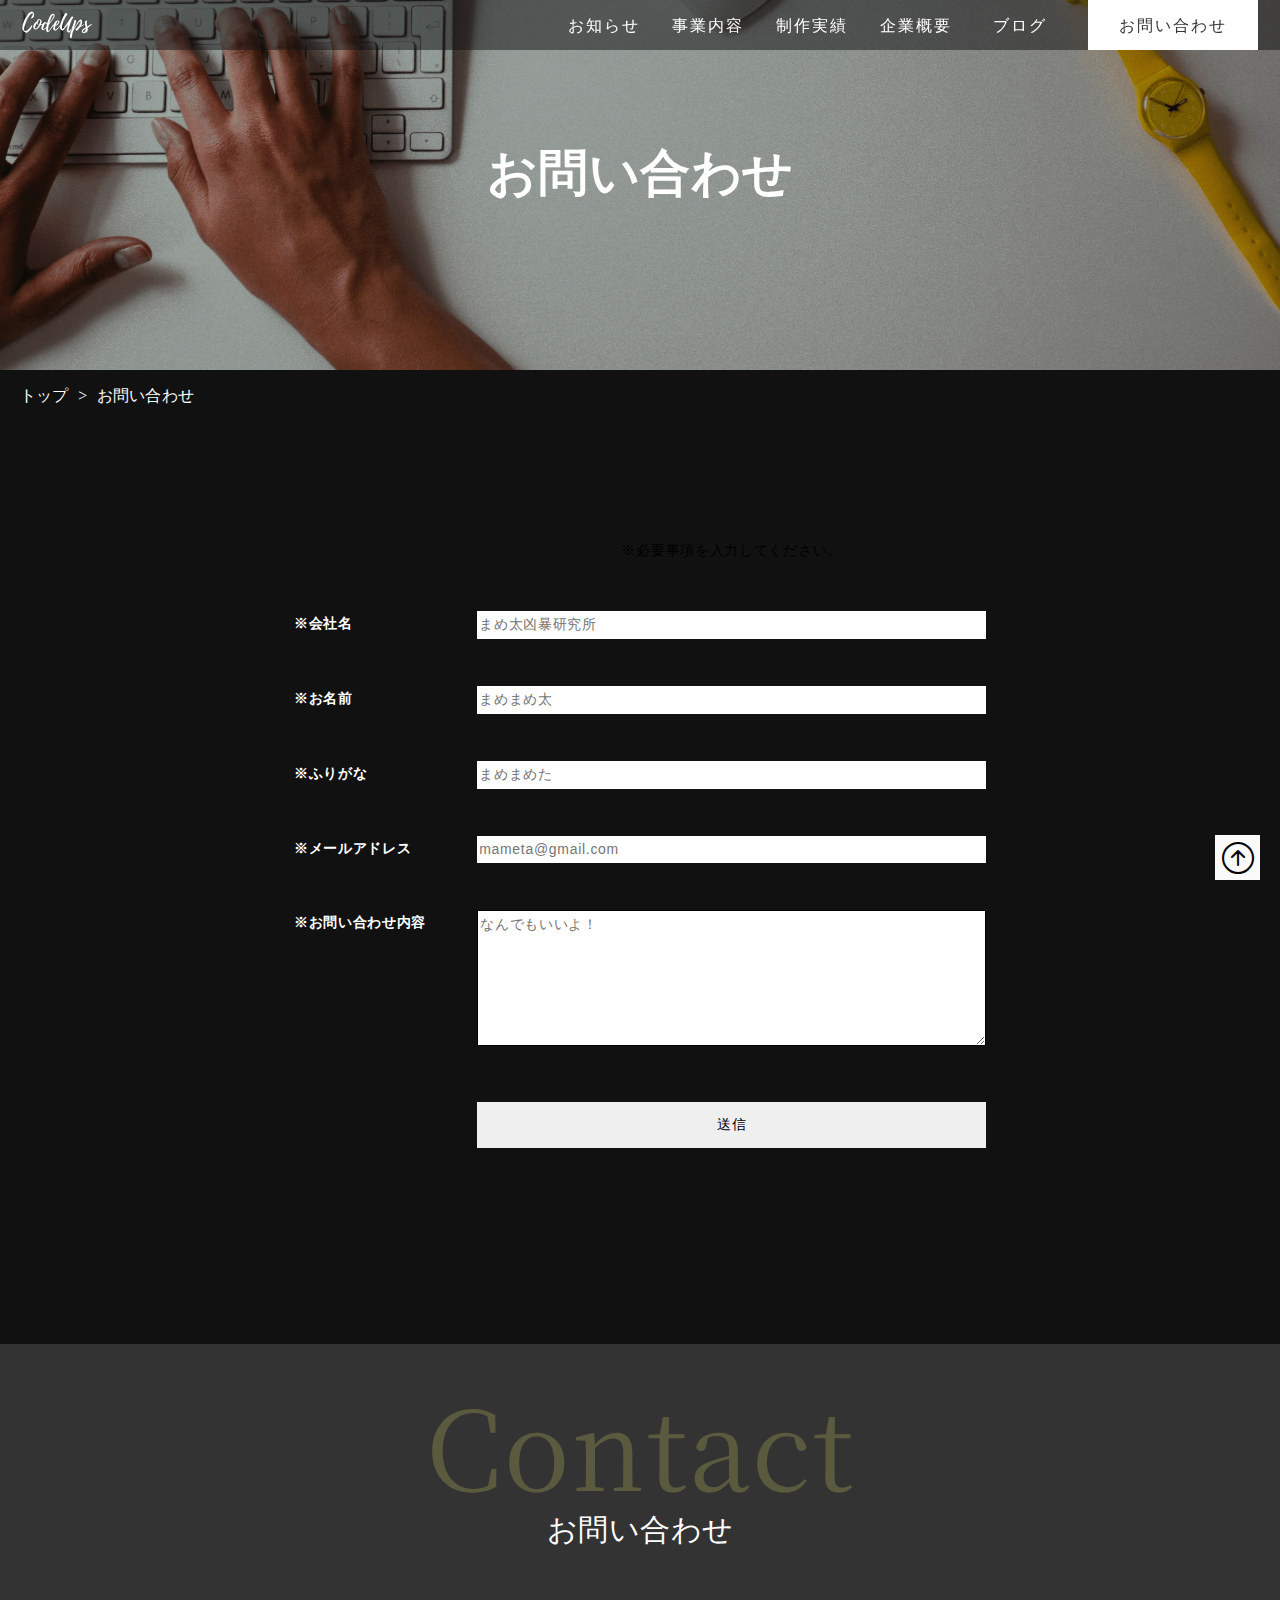
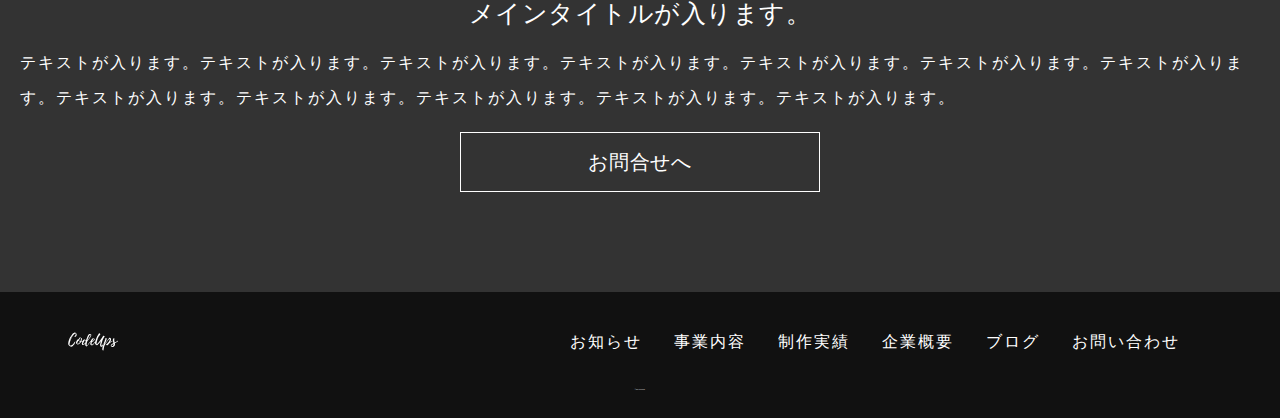
<file: inquiry.html>
<!DOCTYPE html>
<html lang="ja">

<head>
  <meta charset="UTF-8" />
  <meta name="viewport" content="width=device-width,initial-scale=1.0" />
  <meta name="format-detection" content="telephone=no" />
  <!-- meta情報 -->
  <title>お問い合わせ｜watabe-ya</title>
  <meta name="description" content="" />
  <meta name="keywords" content="" />
  <!-- ogp -->
  <meta property="og:title" content="" />
  <meta property="og:type" content="" />
  <meta property="og:url" content="" />
  <meta property="og:image" content="" />
  <meta property="og:site_name" content="" />
  <meta property="og:description" content="" />
  <!-- ファビコン -->
  <link rel="icon" href="./src/images/favicon.ico" />
  <!-- bootstrap icons -->
  <link rel="stylesheet" href="https://cdn.jsdelivr.net/npm/bootstrap-icons@1.8.0/font/bootstrap-icons.css">
  <!-- css google font -->
  <link rel="preconnect" href="https://fonts.googleapis.com">
  <link rel="preconnect" href="https://fonts.gstatic.com" crossorigin>
  <link
    href="https://fonts.googleapis.com/css2?family=Noto+Sans+JP:wght@400;500&family=Noto+Serif+JP:wght@400;500&display=swap"
    rel="stylesheet"> <!-- /css google font -->
  <!-- css swiper@8 -->
  <link rel="stylesheet" href="https://cdn.jsdelivr.net/npm/swiper@8/swiper-bundle.min.css" />
  <!-- /css swiper@8 -->
  <!-- css -->
  <link rel="stylesheet" href="./css/styles.css">
  <!-- js swiper@8 -->
  <script src="https://cdn.jsdelivr.net/npm/swiper@8/swiper-bundle.min.js"></script>
  <!-- /js swiper@8 -->
  <!-- JavaScript -->
  <script src="https://code.jquery.com/jquery-3.6.0.js"></script>
  <script defer src="./js/script.js"></script>
</head>

<body>
  <!-- header -->
  <header class="header header-sub">
    <div class="header__wrapper">
      <a class="headeer__title-link" href="./index.html">
        <h1><img src="./images/title.svg" alt="codeups"></h1>
      </a>
      <!-- <a href="#" class="js-drawerMenu"><span></span></a> -->
      <div class="js-drawerMenu"><span></span></div>
      <nav class="header__menu-list">
        <ul>
          <a href="./notice.html">
            <li>
              <p>お知らせ</p>
            </li>
          </a>
          <a href="./corporate.html">
            <li>
              <p>事業内容</p>
            </li>
          </a>
          <a href="./achievements.html">
            <li>
              <p>制作実績</p>
            </li>
          </a>
          <a href="./company-profile.html">
            <li>
              <p>企業概要</p>
            </li>
          </a>
          <a href="./blog.html">
            <li>
              <p>ブログ</p>
            </li>
          </a>
          <a class="header__contact" href="./inquiry.html">
            <li><span>
                <p>お問い合わせ</p>
              </span>
            </li>
          </a>
        </ul>
      </nav>
    </div>
  </header>
  <!-- /header -->

  <!-- mobile menu -->
  <div class="js-mobile__menu">
    <nav class="js-mobile__menu-list">
      <ul>
        <a href="#">
          <li>
            <p>お知らせ</p>
          </li>
        </a>
        <a href="#">
          <li>
            <p>事業内容</p>
          </li>
        </a>
        <a href="#">
          <li>
            <p>制作実績</p>
          </li>
        </a>
        <a href="#">
          <li>
            <p>企業概要</p>
          </li>
        </a>
        <a href="#">
          <li>
            <p>ブログ</p>
          </li>
        </a>
        <a href="#">
          <li>
            <p>お問い合わせ</p>
          </li>
        </a>
        <a href="#">
          <li>
            <p>検証検証検証検証検証検証検証検証検証検証検証検証検証検</p>
          </li>
        </a>
        <a href="#">
          <li>
            <p>検証検証検証検証検証検証検証検証検証検証検証検証検証検</p>
          </li>
        </a>
        <a href="#">
          <li>
            <p>検証検証検証検証検証検証検証検証検証検証検証検証検証検</p>
          </li>
        </a>
        <a href="#">
          <li>
            <p>検証検証検証検証検証検証検証検証検証検証検証検証検証検</p>
          </li>
        </a>
        <a href="#">
          <li>
            <p>検証検証検証検証検証検証検証検証検証検証検証検証検証検</p>
          </li>
        </a>
        <a href="#">
          <li>
            <p>検証検証検証検証検証検証検証検証検証検証検証検証検証検</p>
          </li>
        </a>
        <a href="#">
          <li>
            <p>検証検証検証検証検証検証検証検証検証検証検証検証検証検</p>
          </li>
        </a>
        <a href="#">
          <li>
            <p>検証検証検証検証検証検証検証検証検証検証検証検証検証検</p>
          </li>
        </a>
        <a href="#">
          <li>
            <p>検証検証検証検証検証検証検証検証検証検証検証検証検証検</p>
          </li>
        </a>
        <a href="#">
          <li>
            <p>検証検証検証検証検証検証検証検証検証検証検証検証検証検</p>
          </li>
        </a>
        <a href="#">
          <li>
            <p>検証検証検証検証検証検証検証検証検証検証検証検証検証検</p>
          </li>
        </a>
        <a href="#">
          <li>
            <p>検証検証検証検証検証検証検証検証検証検証検証検証検証検</p>
          </li>
        </a>
        <a href="#">
          <li>
            <p>検証検証検証検証検証検証検証検証検証検証検証検証検証検</p>
          </li>
        </a>
        <a href="#">
          <li>
            <p>検証検証検証検証検証検証検証検証検証検証検証検証検証検</p>
          </li>
        </a>
        <a href="#">
          <li>
            <p>検証検証検証検証検証検証検証検証検証検証検証検証検証検</p>
          </li>
        </a>
        <a href="#">
          <li>
            <p>検証検証検証検証検証検証検証検証検証検証検証検証検証検</p>
          </li>
        </a>
        <a href="#">
          <li>
            <p>検証検証検証検証検証検証検証検証検証検証検証検証検証検</p>
          </li>
        </a>
        <a href="#">
          <li>
            <p>検証検証検証検証検証検証検証検証検証検証検証検証検証検</p>
          </li>
        </a>
        <a href="#">
          <li>
            <p>検証検証検証検証検証検証検証検証検証検証検証検証検証検</p>
          </li>
        </a>
        <a href="#">
          <li>
            <p>検証検証検証検証検証検証検証検証検証検証検証検証検証検</p>
          </li>
        </a>
        <a href="#">
          <li>
            <p>検証検証検証検証検証検証検証検証検証検証検証検証検証検</p>
          </li>
        </a>
      </ul>
    </nav>
  </div>
  <!-- /mobile menu -->

  <!-- mv -->
  <div class="mv notice-mv">
    <div class="mv__filter"></div>
    <div class="mv__contents-title">
      <h2 class="mv__title">お問い合わせ</h2>
      <!-- <h3 class="mv__subTitle">サブタイトルが入ります</h3> -->
    </div>
    <!-- <div class="mv swiper mvSwiper-notice mvSwiper-achievements"> -->
    <div class="mv swiper mvSwiper-notice">
      <div class="mv swiper-wrapper">
        <!-- <div class="achievements-mv notice-mv mv swiper-slide"> -->
        <div class="notice-mv mv swiper-slide">
          <img src="./images/inquiry-mv.png" alt="お知らせ">
        </div>
      </div>
    </div>
  </div>
  <!-- /mv -->

  <!-- breadcrumb -->
  <div class="breadcrumb breadcrumb__modify">
    <div class="breadcrumb_inner">
      <ul>
        <li><a href="#">トップ</a></li>
        <li><a href="#">お問い合わせ</a></li>
      </ul>
    </div>
  </div>
  <!-- /breadcrumb -->

  <!-- contactForm -->
  <!-- <div id="formWrap"> -->
  <div class="contactForm contactForm__modify">
    <div class="contactForm__wrapper">
      <form method="post" action="mail.php">
        <table class="formTable">
          <tr>
            <th></th>
            <td class="xxxxx">※必要事項を入力してください。</td>
          </tr>
          <tr>
            <th>※会社名</th>
            <!-- <td><input size="60" type="text" name="会社名" placeholder="まめ太凶暴研究所" required /></td> -->
            <td><input size="60" type="text" name="会社名" placeholder="まめ太凶暴研究所" id="formTableCorporate" /></td>
          </tr>
          <tr>
            <th>※お名前</th>
            <td><input size="60" type="text" name="お名前" placeholder="まめまめ太" id="formTableName" /></td>
          </tr>
          <tr>
            <th>※ふりがな</th>
            <td><input size="60" type="text" name="ふりがな" placeholder="まめまめた" id="formTableFrigana" /></td>
          </tr>
          <tr>
            <th>※メールアドレス</th>
            <td><input size="60" type="text" name="Email" placeholder="mameta@gmail.com" id="formTableMail" /></td>
          </tr>
          <tr>
            <th>※お問い合わせ内容<br /></th>
            <td><textarea name="お問い合わせ内容" cols="30" rows="5" placeholder="なんでもいいよ！" id="formTableTextarea"></textarea>
            </td>
          </tr>
          <tr>
            <th></th>
            <td><input type="submit" value="送信" id="submitBtn" /></td>
          </tr>
        </table>
        <p>
          <!-- <input type="submit" value="送信" /> -->
        </p>
      </form>
    </div>
  </div>
  <!-- </div> -->
  <!-- /contactForm -->

  <!-- contentsBox2 contact -->
  <div class="contentsBox2 contact">
    <h2 class="contentsBox2__title contact__title">お問い合わせ</h2>
    <div class="contentsBox2__under contact__under">
      <div class="contact__under-wrapper contentsBox2__under-wrapper">
        <h3 class="contentsBox2__under-title">メインタイトルが入ります。</h3>
        <div class="contentsBox2__under-description">
          <p>
            テキストが入ります。テキストが入ります。テキストが入ります。テキストが入ります。テキストが入ります。テキストが入ります。テキストが入ります。テキストが入ります。テキストが入ります。テキストが入ります。テキストが入ります。テキストが入ります。
          </p>
        </div>
        <!-- common parts btn1 -->
        <button class="btn">
          <span>お問合せへ</span>
          <a href="#" class="btn__link"></a>
        </button>
        <!-- /common parts btn1 -->
      </div>
    </div>
  </div>
  <!-- /contentsBox2 overview -->

  <!-- footer -->
  <footer class="footer footer__modify">
    <nav class="footer__menu-list">
      <a href="#">
        <img src="./images/title.svg" alt="">
      </a>
      <ul>
        <a href="#">
          <li>
            <p>お知らせ</p>
          </li>
        </a>
        <a href="#">
          <li>
            <p>事業内容</p>
          </li>
        </a>
        <a href="#">
          <li>
            <p>制作実績</p>
          </li>
        </a>
        <a href="#">
          <li>
            <p>企業概要</p>
          </li>
        </a>
        <a href="#">
          <li>
            <p>ブログ</p>
          </li>
        </a>
        <a href="#">
          <li><span>
              <p>お問い合わせ</p>
            </span>
          </li>
        </a>
      </ul>
    </nav>
    <small>&copy; 2021 CodeUps Inc.</small>
  </footer>
  <!-- /footer -->
  <!-- scroll top -->
  <div class="scrollTop">
    <a href="#">
      <i class="bi bi-arrow-up-circle"></i>
    </a>
  </div>
  <!-- /scroll top -->

</body>

</html>
</file>
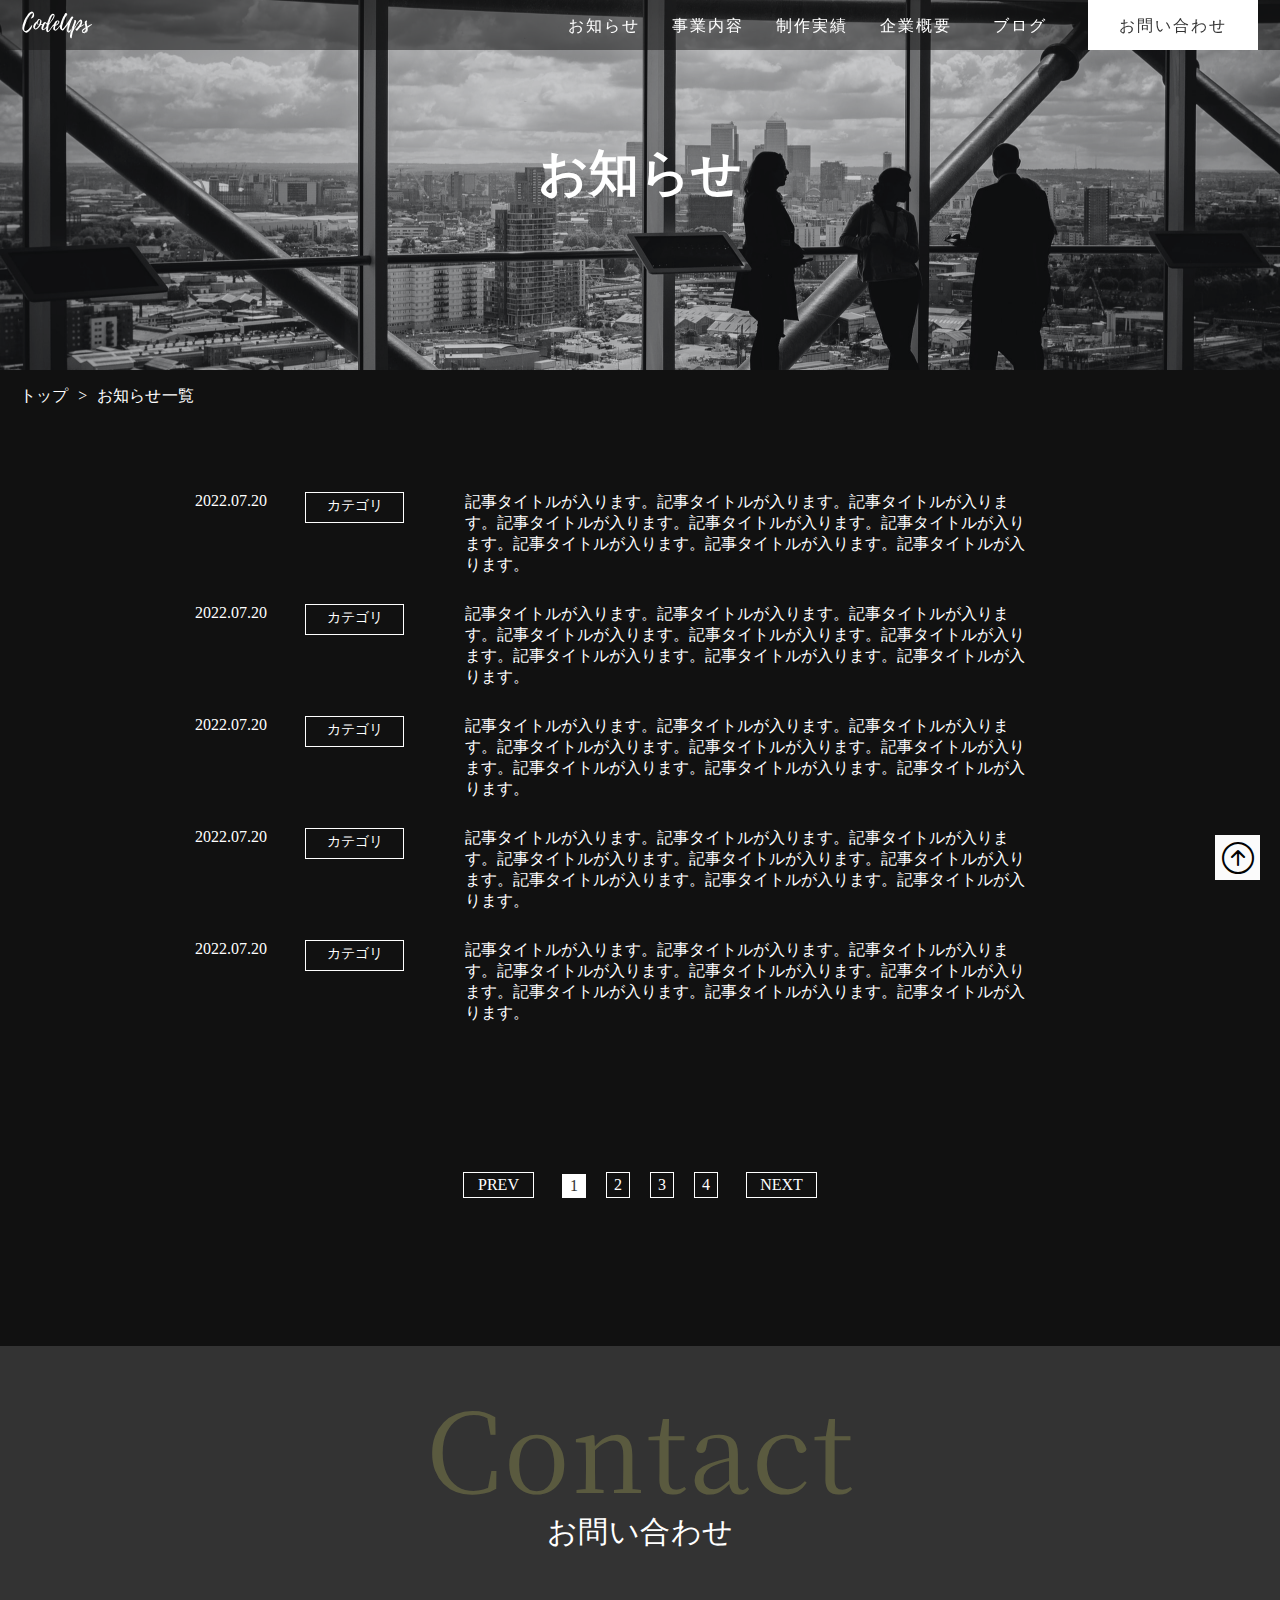
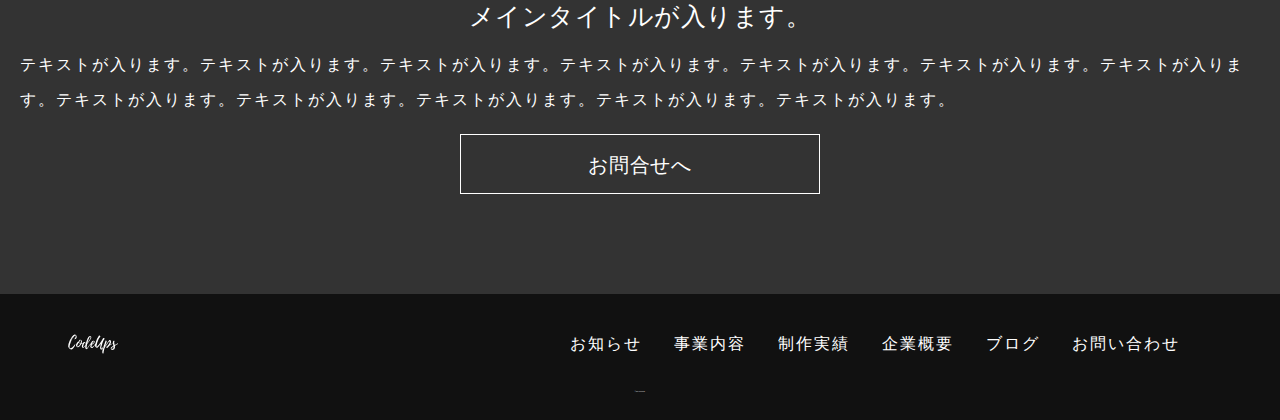
<file: notice.html>
<!DOCTYPE html>
<html lang="ja">

<head>
  <meta charset="UTF-8" />
  <meta name="viewport" content="width=device-width,initial-scale=1.0" />
  <meta name="format-detection" content="telephone=no" />
  <!-- meta情報 -->
  <title>お知らせ｜watabe-ya</title>
  <meta name="description" content="" />
  <meta name="keywords" content="" />
  <!-- ogp -->
  <meta property="og:title" content="" />
  <meta property="og:type" content="" />
  <meta property="og:url" content="" />
  <meta property="og:image" content="" />
  <meta property="og:site_name" content="" />
  <meta property="og:description" content="" />
  <!-- ファビコン -->
  <link rel="icon" href="./src/images/favicon.ico" />
  <!-- bootstrap icons -->
  <link rel="stylesheet" href="https://cdn.jsdelivr.net/npm/bootstrap-icons@1.8.0/font/bootstrap-icons.css">
  <!-- css google font -->
  <link rel="preconnect" href="https://fonts.googleapis.com">
  <link rel="preconnect" href="https://fonts.gstatic.com" crossorigin>
  <link
    href="https://fonts.googleapis.com/css2?family=Noto+Sans+JP:wght@400;500&family=Noto+Serif+JP:wght@400;500&display=swap"
    rel="stylesheet"> <!-- /css google font -->
  <!-- css swiper@8 -->
  <link rel="stylesheet" href="https://cdn.jsdelivr.net/npm/swiper@8/swiper-bundle.min.css" />
  <!-- /css swiper@8 -->
  <!-- css -->
  <link rel="stylesheet" href="./css/styles.css">
  <!-- js swiper@8 -->
  <script src="https://cdn.jsdelivr.net/npm/swiper@8/swiper-bundle.min.js"></script>
  <!-- /js swiper@8 -->
  <!-- JavaScript -->
  <script src="https://code.jquery.com/jquery-3.6.0.js"></script>
  <script defer src="./js/script.js"></script>
</head>

<body>
  <!-- header -->
  <header class="header header-sub">
    <div class="header__wrapper">
      <a class="headeer__title-link" href="./index.html">
        <h1><img src="./images/title.svg" alt="codeups"></h1>
      </a>
      <!-- <a href="#" class="js-drawerMenu"><span></span></a> -->
      <div class="js-drawerMenu"><span></span></div>
      <nav class="header__menu-list">
        <ul>
          <a href="./notice.html">
            <li>
              <p>お知らせ</p>
            </li>
          </a>
          <a href="./corporate.html">
            <li>
              <p>事業内容</p>
            </li>
          </a>
          <a href="./achievements.html">
            <li>
              <p>制作実績</p>
            </li>
          </a>
          <a href="./company-profile.html">
            <li>
              <p>企業概要</p>
            </li>
          </a>
          <a href="./blog.html">
            <li>
              <p>ブログ</p>
            </li>
          </a>
          <a class="header__contact" href="#">
            <li><span>
                <p>お問い合わせ</p>
              </span>
            </li>
          </a>
        </ul>
      </nav>
    </div>
  </header>
  <!-- /header -->

  <!-- mobile menu -->
  <div class="js-mobile__menu">
    <nav class="js-mobile__menu-list">
      <ul>
        <a href="#">
          <li>
            <p>お知らせ</p>
          </li>
        </a>
        <a href="#">
          <li>
            <p>事業内容</p>
          </li>
        </a>
        <a href="#">
          <li>
            <p>制作実績</p>
          </li>
        </a>
        <a href="#">
          <li>
            <p>企業概要</p>
          </li>
        </a>
        <a href="#">
          <li>
            <p>ブログ</p>
          </li>
        </a>
        <a href="#">
          <li>
            <p>お問い合わせ</p>
          </li>
        </a>
        <a href="#">
          <li>
            <p>検証検証検証検証検証検証検証検証検証検証検証検証検証検</p>
          </li>
        </a>
        <a href="#">
          <li>
            <p>検証検証検証検証検証検証検証検証検証検証検証検証検証検</p>
          </li>
        </a>
        <a href="#">
          <li>
            <p>検証検証検証検証検証検証検証検証検証検証検証検証検証検</p>
          </li>
        </a>
        <a href="#">
          <li>
            <p>検証検証検証検証検証検証検証検証検証検証検証検証検証検</p>
          </li>
        </a>
        <a href="#">
          <li>
            <p>検証検証検証検証検証検証検証検証検証検証検証検証検証検</p>
          </li>
        </a>
        <a href="#">
          <li>
            <p>検証検証検証検証検証検証検証検証検証検証検証検証検証検</p>
          </li>
        </a>
        <a href="#">
          <li>
            <p>検証検証検証検証検証検証検証検証検証検証検証検証検証検</p>
          </li>
        </a>
        <a href="#">
          <li>
            <p>検証検証検証検証検証検証検証検証検証検証検証検証検証検</p>
          </li>
        </a>
        <a href="#">
          <li>
            <p>検証検証検証検証検証検証検証検証検証検証検証検証検証検</p>
          </li>
        </a>
        <a href="#">
          <li>
            <p>検証検証検証検証検証検証検証検証検証検証検証検証検証検</p>
          </li>
        </a>
        <a href="#">
          <li>
            <p>検証検証検証検証検証検証検証検証検証検証検証検証検証検</p>
          </li>
        </a>
        <a href="#">
          <li>
            <p>検証検証検証検証検証検証検証検証検証検証検証検証検証検</p>
          </li>
        </a>
        <a href="#">
          <li>
            <p>検証検証検証検証検証検証検証検証検証検証検証検証検証検</p>
          </li>
        </a>
        <a href="#">
          <li>
            <p>検証検証検証検証検証検証検証検証検証検証検証検証検証検</p>
          </li>
        </a>
        <a href="#">
          <li>
            <p>検証検証検証検証検証検証検証検証検証検証検証検証検証検</p>
          </li>
        </a>
        <a href="#">
          <li>
            <p>検証検証検証検証検証検証検証検証検証検証検証検証検証検</p>
          </li>
        </a>
        <a href="#">
          <li>
            <p>検証検証検証検証検証検証検証検証検証検証検証検証検証検</p>
          </li>
        </a>
        <a href="#">
          <li>
            <p>検証検証検証検証検証検証検証検証検証検証検証検証検証検</p>
          </li>
        </a>
        <a href="#">
          <li>
            <p>検証検証検証検証検証検証検証検証検証検証検証検証検証検</p>
          </li>
        </a>
        <a href="#">
          <li>
            <p>検証検証検証検証検証検証検証検証検証検証検証検証検証検</p>
          </li>
        </a>
        <a href="#">
          <li>
            <p>検証検証検証検証検証検証検証検証検証検証検証検証検証検</p>
          </li>
        </a>
      </ul>
    </nav>
  </div>
  <!-- /mobile menu -->

  <!-- mv -->
  <div class="mv notice-mv">
    <div class="mv__filter"></div>
    <div class="mv__contents-title">
      <h2 class="mv__title">お知らせ</h2>
      <!-- <h3 class="mv__subTitle">サブタイトルが入ります</h3> -->
    </div>
    <div class="mv swiper mvSwiper-notice">
      <div class="mv swiper-wrapper">
        <div class="notice-mv mv swiper-slide">
          <img src="./images/notice-mv.png" alt="お知らせ">
        </div>
      </div>
    </div>
  </div>
  <!-- /mv -->

  <!-- breadcrumb -->
  <div class="breadcrumb breadcrumb__modify">
    <div class="breadcrumb_inner">
      <ul>
        <li><a href="#">トップ</a></li>
        <li><a href="#">お知らせ一覧</a></li>
      </ul>
    </div>
  </div>
  <!-- /breadcrumb -->

  <!-- notice -->
  <div class="article  notice__modify">
    <div class="notice">
      <div class="notice__contents">
        <time datetime="2020-07-20 00:00">2022.07.20</time>
        <div class="notice__category">カテゴリ</div>
      </div>
      <div class="notice__description"><a
          class="notice__description-animationLink notice__description-animationLinkNotice " href="#">
          記事タイトルが入ります。記事タイトルが入ります。記事タイトルが入ります。記事タイトルが入ります。記事タイトルが入ります。記事タイトルが入ります。記事タイトルが入ります。記事タイトルが入ります。記事タイトルが入ります。
        </a>
      </div>
    </div>
    <div class="notice">
      <div class="notice__contents">
        <time datetime="2020-07-20 00:00">2022.07.20</time>
        <div class="notice__category">カテゴリ</div>
      </div>
      <div class="notice__description"><a
          class="notice__description-animationLink notice__description-animationLinkNotice " href="#">
          記事タイトルが入ります。記事タイトルが入ります。記事タイトルが入ります。記事タイトルが入ります。記事タイトルが入ります。記事タイトルが入ります。記事タイトルが入ります。記事タイトルが入ります。記事タイトルが入ります。
        </a>
      </div>
    </div>
    <div class="notice">
      <div class="notice__contents">
        <time datetime="2020-07-20 00:00">2022.07.20</time>
        <div class="notice__category">カテゴリ</div>
      </div>
      <div class="notice__description"><a
          class="notice__description-animationLink notice__description-animationLinkNotice " href="#">
          記事タイトルが入ります。記事タイトルが入ります。記事タイトルが入ります。記事タイトルが入ります。記事タイトルが入ります。記事タイトルが入ります。記事タイトルが入ります。記事タイトルが入ります。記事タイトルが入ります。
        </a>
      </div>
    </div>
    <div class="notice">
      <div class="notice__contents">
        <time datetime="2020-07-20 00:00">2022.07.20</time>
        <div class="notice__category">カテゴリ</div>
      </div>
      <div class="notice__description"><a
          class="notice__description-animationLink notice__description-animationLinkNotice " href="#">
          記事タイトルが入ります。記事タイトルが入ります。記事タイトルが入ります。記事タイトルが入ります。記事タイトルが入ります。記事タイトルが入ります。記事タイトルが入ります。記事タイトルが入ります。記事タイトルが入ります。
        </a>
      </div>
    </div>
    <div class="notice">
      <div class="notice__contents">
        <time datetime="2020-07-20 00:00">2022.07.20</time>
        <div class="notice__category">カテゴリ</div>
      </div>
      <div class="notice__description"><a
          class="notice__description-animationLink notice__description-animationLinkNotice " href="#">
          記事タイトルが入ります。記事タイトルが入ります。記事タイトルが入ります。記事タイトルが入ります。記事タイトルが入ります。記事タイトルが入ります。記事タイトルが入ります。記事タイトルが入ります。記事タイトルが入ります。
        </a>
      </div>
    </div>
  </div>
  <!-- /notice -->

  <!-- blog-pagenation -->
  <div class="wp-pagenavi wp-pagenavi__modify">
    <a class="previouspostslink leftEnd" rel="prev" href="#">PREV</a>
    <span class="current item">1</span>
    <a class="page smaller item" href="#">2</a>
    <a class="page smaller item" href="#">3</a>
    <a class="page larger item lastItem" href="#">4</a>
    <a class="nextpostslink rightEnd" rel="next" href="#">NEXT</a>
  </div>
  <!-- /blog-pagenation -->

  <!-- contentsBox2 contact -->
  <div class="contentsBox2 contact">
    <h2 class="contentsBox2__title contact__title">お問い合わせ</h2>
    <div class="contentsBox2__under contact__under">
      <div class="contact__under-wrapper contentsBox2__under-wrapper">
        <h3 class="contentsBox2__under-title">メインタイトルが入ります。</h3>
        <div class="contentsBox2__under-description">
          <p>
            テキストが入ります。テキストが入ります。テキストが入ります。テキストが入ります。テキストが入ります。テキストが入ります。テキストが入ります。テキストが入ります。テキストが入ります。テキストが入ります。テキストが入ります。テキストが入ります。
          </p>
        </div>
        <!-- common parts btn1 -->
        <button class="btn">
          <span>お問合せへ</span>
          <a href="#" class="btn__link"></a>
        </button>
        <!-- /common parts btn1 -->
      </div>
    </div>
  </div>
  <!-- /contentsBox2 overview -->

  <!-- footer -->
  <footer class="footer footer__modify">
    <nav class="footer__menu-list">
      <a href="#">
        <img src="./images/title.svg" alt="">
      </a>
      <ul>
        <a href="#">
          <li>
            <p>お知らせ</p>
          </li>
        </a>
        <a href="#">
          <li>
            <p>事業内容</p>
          </li>
        </a>
        <a href="#">
          <li>
            <p>制作実績</p>
          </li>
        </a>
        <a href="#">
          <li>
            <p>企業概要</p>
          </li>
        </a>
        <a href="#">
          <li>
            <p>ブログ</p>
          </li>
        </a>
        <a href="#">
          <li><span>
              <p>お問い合わせ</p>
            </span>
          </li>
        </a>
      </ul>
    </nav>
    <small>&copy; 2021 CodeUps Inc.</small>
  </footer>
  <!-- /footer -->
  <!-- scroll top -->
  <div class="scrollTop">
    <a href="#">
      <i class="bi bi-arrow-up-circle"></i>
    </a>
  </div>
  <!-- /scroll top -->

</body>

</html>
</file>
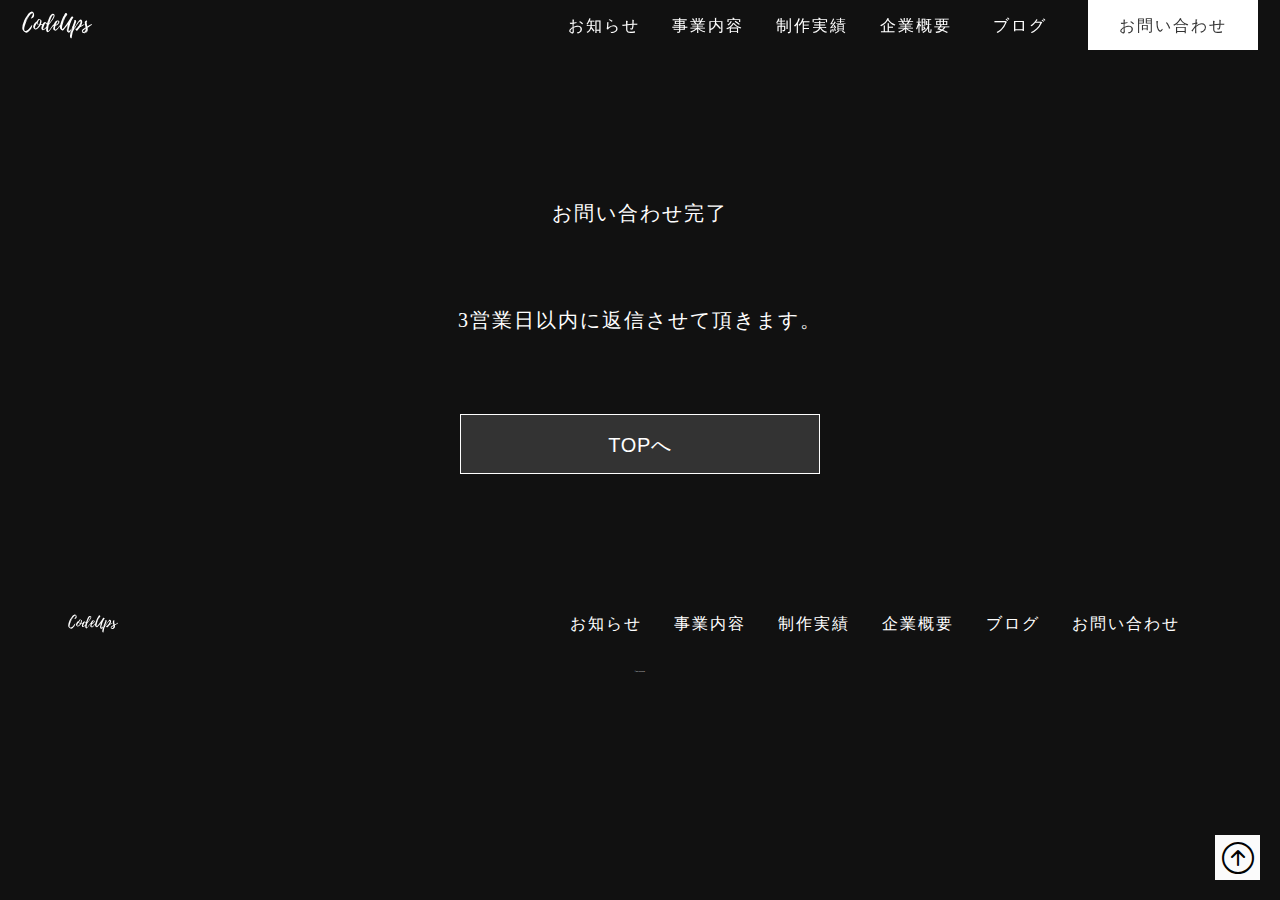
<file: thanks.html>
<!DOCTYPE html>
<html lang="ja">

<head>
  <meta charset="UTF-8" />
  <meta name="viewport" content="width=device-width,initial-scale=1.0" />
  <meta name="format-detection" content="telephone=no" />
  <!-- meta情報 -->
  <title>お問い合わせ完了｜watabe-ya</title>
  <meta name="description" content="" />
  <meta name="keywords" content="" />
  <!-- ogp -->
  <meta property="og:title" content="" />
  <meta property="og:type" content="" />
  <meta property="og:url" content="" />
  <meta property="og:image" content="" />
  <meta property="og:site_name" content="" />
  <meta property="og:description" content="" />
  <!-- ファビコン -->
  <link rel="icon" href="./src/images/favicon.ico" />
  <!-- bootstrap icons -->
  <link rel="stylesheet" href="https://cdn.jsdelivr.net/npm/bootstrap-icons@1.8.0/font/bootstrap-icons.css">
  <!-- css google font -->
  <link rel="preconnect" href="https://fonts.googleapis.com">
  <link rel="preconnect" href="https://fonts.gstatic.com" crossorigin>
  <link
    href="https://fonts.googleapis.com/css2?family=Noto+Sans+JP:wght@400;500&family=Noto+Serif+JP:wght@400;500&display=swap"
    rel="stylesheet"> <!-- /css google font -->
  <!-- css swiper@8 -->
  <link rel="stylesheet" href="https://cdn.jsdelivr.net/npm/swiper@8/swiper-bundle.min.css" />
  <!-- /css swiper@8 -->
  <!-- css -->
  <link rel="stylesheet" href="./css/styles.css">
  <!-- js swiper@8 -->
  <script src="https://cdn.jsdelivr.net/npm/swiper@8/swiper-bundle.min.js"></script>
  <!-- /js swiper@8 -->
  <!-- JavaScript -->
  <script src="https://code.jquery.com/jquery-3.6.0.js"></script>
  <script defer src="./js/script.js"></script>
</head>

<body>
  <!-- header -->
  <header class="header header-sub">
    <div class="header__wrapper">
      <a class="headeer__title-link" href="./index.html">
        <h1><img src="./images/title.svg" alt="codeups"></h1>
      </a>
      <!-- <a href="#" class="js-drawerMenu"><span></span></a> -->
      <div class="js-drawerMenu"><span></span></div>
      <nav class="header__menu-list">
        <ul>
          <a href="./notice.html">
            <li>
              <p>お知らせ</p>
            </li>
          </a>
          <a href="./corporate.html">
            <li>
              <p>事業内容</p>
            </li>
          </a>
          <a href="./achievements.html">
            <li>
              <p>制作実績</p>
            </li>
          </a>
          <a href="./company-profile.html">
            <li>
              <p>企業概要</p>
            </li>
          </a>
          <a href="./blog.html">
            <li>
              <p>ブログ</p>
            </li>
          </a>
          <a class="header__contact" href="./inquiry.html">
            <li><span>
                <p>お問い合わせ</p>
              </span>
            </li>
          </a>
        </ul>
      </nav>
    </div>
  </header>
  <!-- /header -->

  <!-- thanksPage -->
  <div class="thanksPage thanksPage__modify">
    <div class="thanksPage__wrapper">
      <h3>お問い合わせ完了</h3>
      <p>3営業日以内に<span><br></span>返信させて頂きます。</p>
      <!-- common parts btn1 -->
      <button class="btn">
        <span>TOPへ</span>
        <a href="./index.html" class="btn__link"></a>
      </button>
      <!-- /common parts btn1 -->
    </div>
  </div>
  <!-- /thanksPage -->

  <!-- mobile menu -->
  <div class="js-mobile__menu">
    <nav class="js-mobile__menu-list">
      <ul>
        <a href="#">
          <li>
            <p>お知らせ</p>
          </li>
        </a>
        <a href="#">
          <li>
            <p>事業内容</p>
          </li>
        </a>
        <a href="#">
          <li>
            <p>制作実績</p>
          </li>
        </a>
        <a href="#">
          <li>
            <p>企業概要</p>
          </li>
        </a>
        <a href="#">
          <li>
            <p>ブログ</p>
          </li>
        </a>
        <a href="#">
          <li>
            <p>お問い合わせ</p>
          </li>
        </a>
        <a href="#">
          <li>
            <p>検証検証検証検証検証検証検証検証検証検証検証検証検証検</p>
          </li>
        </a>
        <a href="#">
          <li>
            <p>検証検証検証検証検証検証検証検証検証検証検証検証検証検</p>
          </li>
        </a>
        <a href="#">
          <li>
            <p>検証検証検証検証検証検証検証検証検証検証検証検証検証検</p>
          </li>
        </a>
        <a href="#">
          <li>
            <p>検証検証検証検証検証検証検証検証検証検証検証検証検証検</p>
          </li>
        </a>
        <a href="#">
          <li>
            <p>検証検証検証検証検証検証検証検証検証検証検証検証検証検</p>
          </li>
        </a>
        <a href="#">
          <li>
            <p>検証検証検証検証検証検証検証検証検証検証検証検証検証検</p>
          </li>
        </a>
        <a href="#">
          <li>
            <p>検証検証検証検証検証検証検証検証検証検証検証検証検証検</p>
          </li>
        </a>
        <a href="#">
          <li>
            <p>検証検証検証検証検証検証検証検証検証検証検証検証検証検</p>
          </li>
        </a>
        <a href="#">
          <li>
            <p>検証検証検証検証検証検証検証検証検証検証検証検証検証検</p>
          </li>
        </a>
        <a href="#">
          <li>
            <p>検証検証検証検証検証検証検証検証検証検証検証検証検証検</p>
          </li>
        </a>
        <a href="#">
          <li>
            <p>検証検証検証検証検証検証検証検証検証検証検証検証検証検</p>
          </li>
        </a>
        <a href="#">
          <li>
            <p>検証検証検証検証検証検証検証検証検証検証検証検証検証検</p>
          </li>
        </a>
        <a href="#">
          <li>
            <p>検証検証検証検証検証検証検証検証検証検証検証検証検証検</p>
          </li>
        </a>
        <a href="#">
          <li>
            <p>検証検証検証検証検証検証検証検証検証検証検証検証検証検</p>
          </li>
        </a>
        <a href="#">
          <li>
            <p>検証検証検証検証検証検証検証検証検証検証検証検証検証検</p>
          </li>
        </a>
        <a href="#">
          <li>
            <p>検証検証検証検証検証検証検証検証検証検証検証検証検証検</p>
          </li>
        </a>
        <a href="#">
          <li>
            <p>検証検証検証検証検証検証検証検証検証検証検証検証検証検</p>
          </li>
        </a>
        <a href="#">
          <li>
            <p>検証検証検証検証検証検証検証検証検証検証検証検証検証検</p>
          </li>
        </a>
        <a href="#">
          <li>
            <p>検証検証検証検証検証検証検証検証検証検証検証検証検証検</p>
          </li>
        </a>
        <a href="#">
          <li>
            <p>検証検証検証検証検証検証検証検証検証検証検証検証検証検</p>
          </li>
        </a>
        <a href="#">
          <li>
            <p>検証検証検証検証検証検証検証検証検証検証検証検証検証検</p>
          </li>
        </a>
      </ul>
    </nav>
  </div>
  <!-- /mobile menu -->

  <!-- footer -->
  <footer class="footer footer__modify">
    <nav class="footer__menu-list">
      <a href="#">
        <img src="./images/title.svg" alt="">
      </a>
      <ul>
        <a href="#">
          <li>
            <p>お知らせ</p>
          </li>
        </a>
        <a href="#">
          <li>
            <p>事業内容</p>
          </li>
        </a>
        <a href="#">
          <li>
            <p>制作実績</p>
          </li>
        </a>
        <a href="#">
          <li>
            <p>企業概要</p>
          </li>
        </a>
        <a href="#">
          <li>
            <p>ブログ</p>
          </li>
        </a>
        <a href="#">
          <li><span>
              <p>お問い合わせ</p>
            </span>
          </li>
        </a>
      </ul>
    </nav>
    <small>&copy; 2021 CodeUps Inc.</small>
  </footer>
  <!-- /footer -->
  <!-- scroll top -->
  <div class="scrollTop">
    <a href="#">
      <i class="bi bi-arrow-up-circle"></i>
    </a>
  </div>
  <!-- /scroll top -->

</body>

</html>
</file>
<file: css/styles.css>
@charset "UTF-8";
body {
  font-family: "font-family: 'Noto Sans JP', sans-serif;";
}

.u-desktop {
  display: none;
}
@media screen and (min-width: 768px) {
  .u-desktop {
    display: block;
  }
}

@media screen and (min-width: 768px) {
  .u-mobile {
    display: none;
  }
}

/* リキッドレイアウト対応 */
html {
  font-size: 16px;
}
@media (max-width: 375px) {
  html {
    font-size: 4.2666666667vw;
  }
}
@media screen and (min-width: 768px) {
  html {
    font-size: 1.4545454545vw;
  }
}
@media (min-width: 1100px) {
  html {
    font-size: 16px;
  }
}

/* pcの電話番号発信対応 */
@media screen and (min-width: 768px) {
  a[href^="tel:"] {
    pointer-events: none;
  }
}

/* ホバー */
a {
  text-decoration: none;
  color: inherit;
}
*,
*::before,
*::after {
  -webkit-box-sizing: border-box;
          box-sizing: border-box;
}

/* Remove default padding */
ul,
ol {
  padding: 0;
}

/* Remove default margin */
body,
h1,
h2,
h3,
h4,
p,
ul,
ol,
figure,
blockquote,
dl,
dd {
  margin: 0;
}

/* Set core root defaults */
html {
  scroll-behavior: smooth;
}

/* Set core body defaults */
body {
  min-height: 100vh;
  line-height: 1.5;
  background: rgb(17, 17, 17);
  text-align: center;
}

/* Remove list styles on ul, ol elements with a class attribute */
ul,
ol {
  list-style: none;
}

/* A elements that don't have a class get default styles */
a:not([class]) {
  text-decoration-skip-ink: auto;
}

/* Make images easier to work with */
img {
  max-width: 100%;
  display: block;
  width: 100%;
}

/* Natural flow and rhythm in articles by default */
article > * + * {
  margin-top: 1em;
}

/* Blur images when they have no alt attribute */
img:not([alt]) {
  filter: url('data:image/svg+xml;charset=utf-8,<svg xmlns="http://www.w3.org/2000/svg"><filter id="filter"><feGaussianBlur stdDeviation="10" /></filter></svg>#filter');
  -webkit-filter: blur(10px);
          filter: blur(10px);
}

/* フォームリセット */
textarea {
  resize: vertical;
}

input[type=checkbox],
input[type=radio] {
  display: block;
}

input[type=submit],
input[type=button],
label,
button,
select {
  cursor: pointer;
}

select::-ms-expand {
  display: none;
}

.achievementsCategory__modify {
  max-width: 1090px;
  max-width: 68.125rem;
  width: 100%;
  margin: 0 auto;
}
@media screen and (min-width: 768px) {
  .achievementsCategory__modify {
    position: relative;
    top: -220px;
    z-index: 99;
  }
}

.achievementsCategory__wrapper {
  margin: 0px 20px;
  margin: 0rem 1.25rem;
}
@media screen and (min-width: 768px) {
  .achievements-mv.notice-mv.mv.swiper-slide img {
    top: auto;
    top: initial;
    left: 50%;
    bottom: 0;
    -webkit-transform: translate(-50%, 0%);
            transform: translate(-50%, 0%);
  }
}

@media screen and (min-width: 768px) {
  .breadcrumb__achievementsModify {
    max-width: 68.125rem;
    width: 100%;
    margin: 0 auto;
    position: relative;
    display: -webkit-box;
    display: -ms-flexbox;
    display: flex;
    top: -235px;
    z-index: 99;
  }
}

.achievementsCategory {
  font-size: 16px;
  font-size: 1rem;
  font-weight: 400;
  line-height: normal;
  letter-spacing: 0.125em;
  color: rgb(255, 255, 255);
}
.achievementsCategory__wrapper > ul > li {
  padding: 3px 5px;
  padding: 0.1875rem 0.3125rem;
  margin-bottom: 16px;
  margin-bottom: 1rem;
}
.achievementsCategory ul {
  display: -webkit-box;
  display: -ms-flexbox;
  display: flex;
  -ms-flex-wrap: wrap;
      flex-wrap: wrap;
}
.achievementsCategory__wrapper > ul > li:not(:last-child) {
  margin-right: 24px;
  margin-right: 1.5rem;
}
.achievementsCategory > ul > li > a {
  display: block;
  white-space: nowrap;
}
.achievementsProductsCard {
  margin-bottom: 48px;
  margin-bottom: 3rem;
}
@media screen and (min-width: 768px) {
  .achievementsProductsCard {
    width: 47.5%;
  }
}

.achievementsProductsCard figure {
  position: relative;
  overflow: hidden;
  margin-bottom: 24px;
  margin-bottom: 1.5rem;
}
.achievementsProductsCard figure::before {
  content: "";
  display: block;
  width: 375px;
  width: 23.4375rem;
  padding-top: 66.4%;
}
.achievementsProductsCard figure img {
  position: absolute;
  top: 50%;
  left: 50%;
  -webkit-transform: translate(-50%, -50%);
          transform: translate(-50%, -50%);
  z-index: -1;
}
.achievementsProductsCard h2 {
  color: rgb(255, 255, 255);
  font-size: 20px;
  font-size: 1.25rem;
  font-weight: 500;
  line-height: 1.75;
  letter-spacing: 0.1em;
}
.achievementsProductsCard figure::after {
  content: "カテゴリ１";
  display: inline-block;
  color: rgb(255, 255, 255);
  position: absolute;
  top: 0;
  right: 0;
  padding: 7.5px 20px;
  padding: 0.46875rem 1.25rem;
  background: rgb(1, 0, 0);
}
@media screen and (min-width: 768px) {
  .achievementsProducts {
    display: block;
    max-width: 68.125rem;
    width: 100%;
    margin: 0 auto;
  }
}

@media screen and (min-width: 768px) {
  .achievementsProducts__wrapper {
    display: -webkit-box;
    display: -ms-flexbox;
    display: flex;
    -ms-flex-wrap: wrap;
        flex-wrap: wrap;
  }
}

@media screen and (min-width: 768px) {
  .achievementsProductsCard__modify:not(div:nth-child(2n)) {
    margin-right: 3rem;
  }
}

@media screen and (min-width: 768px) {
  .achievementsProducts__modify {
    margin-bottom: 6.5rem;
  }
}

.achivementsDetailsMv {
  margin-bottom: 32px;
  margin-bottom: 2rem;
}
.achivementsDetailsMv__contents {
  margin-bottom: 16px;
  margin-bottom: 1rem;
}
.achivementsDetailsMv__wrapper {
  margin: 0 20px;
  margin: 0 1.25rem;
  text-align: left;
}
.achivementsDetailsMvSwiper {
  margin-right: calc(50% - 50vw);
  margin-left: calc(50% - 50vw);
  margin-bottom: 32px;
  margin-bottom: 2rem;
}
@media screen and (min-width: 768px) {
  .achivementsDetailsMvSwiper {
    margin: 0;
    margin: initial;
    margin-bottom: 2.5rem;
  }
}

.achivementsDetailsMvSwiperThumbs {
  margin-right: calc(50% - 50vw);
  margin-left: calc(50% - 50vw);
}
@media screen and (min-width: 768px) {
  .achivementsDetailsMvSwiperThumbs {
    margin: 0;
    margin: initial;
  }
}

.achivementsDetailsMvSwiperThumbs .swiper-slide {
  width: 163px;
  width: 10.1875rem;
}
.achivementsDetailsMvSwiper .swiper-button-prev,
.achivementsDetailsMvSwiper .swiper-button-next {
  background: rgb(1, 0, 0);
  width: 50px;
  width: 3.125rem;
  height: 50px;
  height: 3.125rem;
  border-radius: 1.875rem;
}
.achivementsDetailsMvSwiper .swiper-button-prev::after,
.achivementsDetailsMvSwiper .swiper-button-next::after {
  font-size: 25px;
  font-size: 1.5625rem;
  color: rgb(255, 234, 46);
}
.achivementsDetailsMv__modify {
  max-width: 801px;
  max-width: 50.0625rem;
  width: 100%;
  margin: 0 auto;
}
.blogDetailBreadcrumb {
  padding-top: 66px;
  padding-top: 4.125rem;
  margin-bottom: 78px;
  margin-bottom: 4.875rem;
}
@media screen and (min-width: 768px) {
  .blogDetailBreadcrumb {
    margin-bottom: 5.6875rem;
  }
}

.blogDetail__contents > h2 {
  color: rgb(255, 255, 255);
  font-size: 20px;
  font-size: 1.25rem;
  font-weight: 400;
  line-height: 1.75;
  letter-spacing: 0.02em;
  text-align: left;
  margin-bottom: 16px;
  margin-bottom: 1rem;
}
@media screen and (min-width: 768px) {
  .blogDetail__contents > h2 {
    font-size: 1.4375rem;
    font-weight: 500;
    line-height: 1.5217391304;
    letter-spacing: 0.0173913043em;
    margin-bottom: 2rem;
  }
}

.blogDetail__wrapper {
  margin: 0 20px;
  margin: 0 1.25rem;
}

.blogDetail__contents {
  margin-bottom: 104px;
  margin-bottom: 6.5rem;
}
@media screen and (min-width: 768px) {
  .blogDetail__contents {
    max-width: 50rem;
    width: 100%;
    margin: 0 auto;
    margin-bottom: 5rem;
  }
}

.blogDetail__category > time,
.blogDetail__category > p {
  display: inline-block;
  color: rgb(255, 255, 255);
}
.blogDetail__category > time {
  padding: 3.5px 0;
  padding: 0.21875rem 0;
  margin-right: 24px;
  margin-right: 1.5rem;
}
.blogDetail__category > p {
  border: 1px solid rgb(255, 255, 255);
  padding: 7px 20px;
  padding: 0.4375rem 1.25rem;
}
.blogDetail__category {
  text-align: left;
  margin-bottom: 16px;
  margin-bottom: 1rem;
}
@media screen and (min-width: 768px) {
  .blogDetail__category {
    max-width: 50rem;
    width: 100%;
    margin: 0 auto;
    margin-bottom: 2rem;
  }
}

.blogDetail__contents > figure {
  position: relative;
  overflow: hidden;
  content: "";
  padding-top: 66.9333333333%;
  background: rgb(255, 255, 255);
  margin-right: calc(50% - 50vw);
  margin-left: calc(50% - 50vw);
  margin-bottom: 24px;
  margin-bottom: 1.5rem;
}
@media screen and (min-width: 768px) {
  .blogDetail__contents > figure {
    margin: 0;
    margin: initial;
    margin-bottom: 2rem;
  }
}

.blogDetail__contents > figure > img {
  position: absolute;
  top: 50%;
  left: 50%;
  -webkit-transform: translate(-50%, -50%) scale(1.2);
          transform: translate(-50%, -50%) scale(1.2);
}
.blogDetailSentence1 > p {
  font-size: 16px;
  font-size: 1rem;
  font-weight: 400;
  line-height: 2.1875;
  letter-spacing: 0.025em;
  color: rgb(255, 255, 255);
  text-align: left;
  margin-bottom: 24px;
  margin-bottom: 1.5rem;
}
@media screen and (min-width: 768px) {
  .blogDetailSentence1 > p {
    margin-bottom: 2rem;
  }
}

.blogDetailSentence > h2 {
  color: rgb(255, 255, 255);
  text-align: left;
  font-size: 20px;
  font-size: 1.25rem;
  font-weight: 400;
  line-height: normal;
  letter-spacing: 0.1em;
  border-left: solid 3px rgb(255, 255, 255);
  padding-left: 9px;
  padding-left: 0.5625rem;
  margin-bottom: 24px;
  margin-bottom: 1.5rem;
}
@media screen and (min-width: 768px) {
  .blogDetailSentence > h2 {
    margin-bottom: 2rem;
  }
}

.blogDetailSentence > h3 {
  color: rgb(255, 255, 255);
  text-align: left;
  font-size: 18px;
  font-size: 1.125rem;
  font-weight: 400;
  line-height: normal;
  letter-spacing: 0.1111111111em;
  border-bottom: solid 3px rgb(255, 255, 255);
  padding-left: 9px;
  padding-left: 0.5625rem;
  margin-bottom: 24px;
  margin-bottom: 1.5rem;
}
@media screen and (min-width: 768px) {
  .blogDetailSentence > h3 {
    margin-bottom: 1.75rem;
  }
}

.blogDetail__contents > ul > li {
  color: rgb(255, 255, 255);
  text-align: left;
  list-style: inside;
  list-style-type: disc;
  font-size: 16px;
  font-size: 1rem;
  font-weight: 400;
  line-height: 2.1875;
  letter-spacing: 0.025em;
}
.blogDetail__contents > ul {
  margin-bottom: 24px;
  margin-bottom: 1.5rem;
}
@media screen and (min-width: 768px) {
  .blogDetail__contents > ul {
    margin-bottom: 2rem;
  }
}

.blogDetail__contents > ol > li {
  color: rgb(255, 255, 255);
  text-align: left;
  list-style: inside;
  list-style-type: decimal;
  font-size: 16px;
  font-size: 1rem;
  font-weight: 400;
  line-height: 2.1875;
  letter-spacing: 0.025em;
}
.blog {
  display: block;
  width: 375px;
  width: 23.4375rem;
  margin: 0 auto;
  margin-bottom: 50px;
  margin-bottom: 3.125rem;
}
@media screen and (min-width: 768px) {
  .blog {
    max-width: 80rem;
    width: 100%;
  }
}

@media screen and (min-width: 768px) {
  .blob__modify {
    margin-bottom: 6.25rem;
  }
}

.blog-title {
  display: inline-block;
  font-size: 20px;
  font-size: 1.25rem;
  font-weight: 400;
  line-height: normal;
  letter-spacing: 2;
  color: rgb(255, 255, 255);
}
@media screen and (min-width: 768px) {
  .blog-title {
    font-size: 1.875rem;
    font-weight: 400;
    line-height: 189.8734177215%;
    letter-spacing: 0.5;
    color: rgb(255, 255, 255);
  }
}

.blog-title::before {
  content: "Blog";
  display: block;
  font-family: "Noto Sans JP", sans-serif;
  font-family: "Noto Serif JP", serif;
  font-size: 110px;
  font-size: 6.875rem;
  font-weight: 400;
  line-height: normal;
  letter-spacing: 2px;
  letter-spacing: 0.125rem;
  color: rgba(249, 248, 113, .2);
}
.blog-contents {
  display: inline-block;
}
@media screen and (min-width: 768px) {
  .blog-contents {
    display: grid;
    grid-template-columns: 21.875rem 21.875rem 21.875rem;
    grid-template-rows: 26rem;
    gap: 1.5625rem;
    -webkit-box-pack: center;
        -ms-flex-pack: center;
            justify-content: center;
  }
}

.blogBreadcrumb {
  margin-bottom: 85px;
  margin-bottom: 5.3125rem;
}
@media screen and (min-width: 768px) {
  .blogBreadcrumb {
    margin-bottom: 7.1875rem;
  }
}

.blogAchievementsCategory {
  margin-bottom: 37px;
  margin-bottom: 2.3125rem;
}
@media screen and (min-width: 768px) {
  .blogAchievementsCategory {
    margin-bottom: 2.4375rem;
  }
}

.blogListContents {
  display: grid;
  grid-template-columns: 1fr;
  grid-template-rows: repeat(9, 25.625rem);
  max-width: 335px;
  max-width: 20.9375rem;
  width: 100%;
  margin: 0 auto;
}
@media screen and (min-width: 768px) {
  .blogListContents {
    display: grid;
    grid-template-columns: repeat(3, 1fr);
    grid-template-rows: repeat(3, 25.625rem);
    gap: 1.5625rem 1.5625rem;
    max-width: 68.75rem;
    width: 100%;
  }
}

.blogListCard:not(div:last-child) {
  margin-bottom: 24px;
  margin-bottom: 1.5rem;
}
@media screen and (min-width: 768px) {
  .blogListCard:not(div:last-child) {
    margin: 0;
  }
}

.blogList__modify {
  margin-bottom: 80px;
  margin-bottom: 5rem;
}
.blogListPagenavi.wp-pagenavi.wp-pagenavi__modify {
  display: block;
  color: rgb(255, 255, 255);
}
.blogList__wrapper {
  margin: 0 20px;
  margin: 0 1.25rem;
}
.breadcrumb {
  font-size: 16px;
  font-size: 1rem;
  font-weight: 400;
  line-height: normal;
  letter-spacing: 0.062px;
  letter-spacing: 0.00390625rem;
  color: rgb(255, 255, 255);
}
.breadcrumb_inner {
  margin: 0 20px;
  margin: 0 1.25rem;
}
.breadcrumb ul {
  display: -webkit-box;
  display: -ms-flexbox;
  display: flex;
}
.breadcrumb__modify {
  margin-bottom: 85px;
  margin-bottom: 5.3125rem;
}
.breadcrumb li:not(:last-child)::after {
  content: ">";
  margin: 10px 10px;
  margin: 0.625rem 0.625rem;
}
.breadcrumb__achivementsDetailsModify {
  padding-top: 66px;
  padding-top: 4.125rem;
}
.achivementsDetailsMv__wrapper > h3,
.achivementsDetailsMv__wrapper > div > time,
.achivementsDetailsMv__wrapper > div > p {
  color: rgb(255, 255, 255);
  font-weight: 400;
}
.achivementsDetailsMv__wrapper > h3 {
  font-size: 20px;
  font-size: 1.25rem;
  font-weight: 400;
  line-height: 1.75;
  letter-spacing: 0.02em;
}
.achivementsDetailsMv__wrapper > div > time {
  font-size: 16px;
  font-size: 1rem;
  font-weight: 400;
  line-height: 2.01875;
  letter-spacing: 0.02em;
  margin-right: 30px;
  margin-right: 1.875rem;
}
.achivementsDetailsMv__wrapper > div > p {
  font-size: 16px;
  font-size: 1rem;
  font-weight: 400;
  line-height: normal;
  letter-spacing: 0.125em;
  padding: 8.5px 20px;
  padding: 0.53125rem 1.25rem;
  border: solid 1px rgb(255, 255, 255);
  display: inline-block;
}
@media screen and (min-width: 768px) {
  .breadcrumbCompanyProfile__modify {
    max-width: 69.0625rem;
    width: 100%;
    margin: 0 auto;
    margin-bottom: 7.1875rem;
  }
}

.btn {
  display: inline-block;
  white-space: nowrap;
  background: rgb(51, 51, 51);
  max-width: 360px;
  max-width: 22.5rem;
  width: 100%;
  height: 60px;
  height: 3.75rem;
  border: solid 1px #fff;
  margin-bottom: 100px;
  margin-bottom: 6.25rem;
  position: relative;
  overflow: hidden;
  -webkit-transition: 0.75s;
  transition: 0.75s;
  padding: 0;
}
.btn span {
  display: -webkit-box;
  display: -ms-flexbox;
  display: flex;
  -webkit-box-pack: center;
      -ms-flex-pack: center;
          justify-content: center;
  -webkit-box-align: center;
      -ms-flex-align: center;
          align-items: center;
  width: inherit;
  height: inherit;
  font: "font-family: 'Noto Sans JP', sans-serif;";
  font-size: 20px;
  font-size: 1.25rem;
  font-weight: 400;
  color: rgb(255, 255, 255);
  position: absolute;
  top: 0;
  right: 0;
  bottom: 0;
  left: 0;
  -webkit-transition: 0.75s;
  transition: 0.75s;
}
.btn a {
  display: inline-block;
  width: inherit;
  height: inherit;
  position: absolute;
  top: 0;
  right: 0;
  bottom: 0;
  left: 0;
  -webkit-transition: 0.75s;
  transition: 0.75s;
}
.btn::before {
  content: "";
  width: 100%;
  height: 100%;
  background: rgb(255, 255, 255);
  position: absolute;
  top: 0;
  left: -100%;
  right: 0;
  bottom: 0;
  z-index: 1;
  -webkit-transition: 0.75s;
  transition: 0.75s;
}
.btn:hover::before {
  left: 0;
}

.btn:hover span {
  color: rgb(51, 51, 51);
  z-index: 10;
}

.business {
  display: inline-block;
  width: 100%;
  vertical-align: top;
  margin-bottom: 50px;
  margin-bottom: 3.125rem;
}
@media screen and (min-width: 768px) {
  .business {
    width: 100%;
  }
}

.business-word {
  width: 100%;
  color: rgb(255, 255, 255);
  font-size: 20px;
  font-size: 1.25rem;
  font-weight: 400;
  position: absolute;
  z-index: 1;
  top: 50%;
  left: 50%;
  -webkit-transform: translate(-50%, -50%);
          transform: translate(-50%, -50%);
  letter-spacing: 2px;
  letter-spacing: 0.125rem;
}
@media screen and (min-width: 768px) {
  .business-word {
    font-size: 1.5625rem;
    font-weight: 400;
    line-height: 216%;
    letter-spacing: 0.125rem;
  }
}

.business a {
  width: 50%;
  position: relative;
  overflow: hidden;
}

.business a::before {
  content: "";
  display: block;
  width: 100%;
  height: 100%;
  background: rgba(255, 255, 255, .2);
  position: absolute;
  top: 0;
  right: 0;
  bottom: 0;
  left: -100%;
  z-index: 2;
  -webkit-transition: 0.75s;
  transition: 0.75s;
}

.business a:hover::before {
  left: 0%;
}

.business-photo {
  position: relative;
  overflow: hidden;
}
.business-photo::before {
  content: "";
  display: block;
  width: 187.5px;
  width: 11.71875rem;
  padding-top: 89.6%;
  color: #fff;
}
@media screen and (min-width: 768px) {
  .business-photo::before {
    width: 20rem;
    padding-top: 100%;
  }
}

.business-photo img {
  position: absolute;
  top: 50%;
  left: 50%;
  -webkit-transform: translate(-50%, -50%);
          transform: translate(-50%, -50%);
}
.business-photoContents {
  display: -webkit-box;
  display: -ms-flexbox;
  display: flex;
  -ms-flex-wrap: wrap;
      flex-wrap: wrap;
}
@media screen and (min-width: 768px) {
  .business-photoContents {
    -ms-flex-wrap: nowrap;
        flex-wrap: nowrap;
  }
}

.card {
  display: inline-block;
  max-width: 350px;
  max-width: 21.875rem;
  width: 100%;
  background: rgb(255, 255, 255);
  -webkit-transition: 0.75s;
  transition: 0.75s;
  position: relative;
}
.card-badge::before {
  content: "New";
  display: -webkit-box;
  display: -ms-flexbox;
  display: flex;
  -webkit-box-pack: center;
      -ms-flex-pack: center;
          justify-content: center;
  -webkit-box-align: center;
      -ms-flex-align: center;
          align-items: center;
  border-radius: 50%;
  background: rgb(255, 186, 106);
  width: 60px;
  width: 3.75rem;
  height: 60px;
  height: 3.75rem;
  font-size: 16px;
  font-size: 1rem;
  font-weight: 400;
  line-height: 218.75%;
  letter-spacing: 2px;
  letter-spacing: 0.125rem;
  position: absolute;
  top: -23px;
  left: -8px;
  z-index: 1;
}
.card:hover {
  background: rgb(51, 51, 51);
}

.card:hover .card-title,
.card:hover .card-description,
.card:hover .card-datetime {
  color: rgb(255, 255, 255);
}

.card:hover img {
  filter: url('data:image/svg+xml;charset=utf-8,<svg xmlns="http://www.w3.org/2000/svg"><filter id="filter"><feComponentTransfer color-interpolation-filters="sRGB"><feFuncR type="linear" slope="0.5" intercept="0.25" /><feFuncG type="linear" slope="0.5" intercept="0.25" /><feFuncB type="linear" slope="0.5" intercept="0.25" /></feComponentTransfer></filter></svg>#filter');
  -webkit-filter: contrast(50%);
          filter: contrast(50%);
}

.card-photo {
  position: relative;
  overflow: hidden;
}
.card-photo::before {
  content: "";
  display: block;
  padding-top: 66.5714285714%;
}
.card-photo img {
  position: absolute;
  top: 50%;
  left: 50%;
  -webkit-transform: translate(-50%, -50%);
          transform: translate(-50%, -50%);
  -webkit-transition: 0.75s;
  transition: 0.75s;
}
.card-title {
  font-size: 18px;
  font-size: 1.125rem;
  font-weight: 500;
  line-height: 1.9444444444;
  letter-spacing: 1px;
  letter-spacing: 0.0625rem;
  text-align: left;
}
.card-description {
  font-size: 14px;
  font-size: 0.875rem;
  font-weight: 400;
  margin-bottom: 4px;
  margin-bottom: 0.25rem;
  text-align: left;
}
.card-category {
  display: inline-block;
  background: rgb(255, 234, 46);
  font-size: 14px;
  font-size: 0.875rem;
  font-weight: 400;
  padding: 2px 5.5px;
  padding: 0.125rem 0.34375rem;
  white-space: nowrap;
}
.card-datetime {
  display: inline-block;
  font-size: 14px;
  font-size: 0.875rem;
  font-weight: 400;
}
.card-contens {
  padding: 0 24px;
  padding: 0 1.5rem;
  padding-top: 4px;
  padding-top: 0.25rem;
  padding-bottom: 16px;
  padding-bottom: 1rem;
}
.card-subContens {
  display: -webkit-box;
  display: -ms-flexbox;
  display: flex;
  -webkit-box-pack: justify;
      -ms-flex-pack: justify;
          justify-content: space-between;
}
.companyProfileDetail table th,
.companyProfileDetail table td {
  color: rgb(255, 255, 255);
  text-align: left;
  vertical-align: top;
  font-size: 13px;
  font-size: 0.8125rem;
  font-weight: 400;
}
@media screen and (min-width: 768px) {
  .companyProfileDetail table th,
  .companyProfileDetail table td {
    font-size: 1rem;
  }
}

.companyProfileDetail table {
  border-spacing: 0;
}

.companyProfileDetail table tr {
  border-bottom: 1px solid rgb(255, 255, 255);
}
.companyProfileDetail table th {
  border-bottom: 1px solid rgb(255, 255, 255);
  padding-right: 70px;
  padding-right: 4.375rem;
  padding-top: 14px;
  padding-top: 0.875rem;
  padding-bottom: 24px;
  padding-bottom: 1.5rem;
  white-space: nowrap;
  line-height: 1.3125;
  letter-spacing: 0em;
}
@media screen and (min-width: 768px) {
  .companyProfileDetail table th {
    line-height: 1.6153846154;
    letter-spacing: 0em;
    padding-right: 6.5rem;
    padding-top: 2.375rem;
    padding-bottom: 1.75rem;
  }
}

.companyProfileDetail table td {
  border-bottom: 1px solid rgb(255, 255, 255);
  line-height: 1.8461538462;
  letter-spacing: 0em;
  padding-top: 14px;
  padding-top: 0.875rem;
  padding-bottom: 24px;
  padding-bottom: 1.5rem;
}
@media screen and (min-width: 768px) {
  .companyProfileDetail table td {
    line-height: 1.5;
    letter-spacing: 0.0625em;
    padding-top: 2.375rem;
    padding-bottom: 1.75rem;
  }
}

.companyProfileDetail__wrapper {
  margin: 0 20px;
  margin: 0 1.25rem;
}
.companyProfileDetail__modify {
  margin-bottom: 120px;
  margin-bottom: 7.5rem;
}
@media screen and (min-width: 768px) {
  .companyProfileDetail__modify {
    max-width: 68.75rem;
    width: 100%;
    margin: 0 auto;
    margin-bottom: 7.5rem;
  }
}

.companyProfileDetailMap {
  margin-bottom: 120px;
  margin-bottom: 7.5rem;
  width: 100%;
  padding-top: 80%;
  position: relative;
}
@media screen and (min-width: 768px) {
  .companyProfileDetailMap {
    padding-top: 33.3636363636%;
    max-width: 68.75rem;
    width: 100%;
    margin: 0 auto;
    margin-bottom: 9.375rem;
  }
}

.companyProfileDetailMap iframe {
  width: 100%;
  height: 100%;
  border: 0;
  position: absolute;
  top: 0;
  left: 0;
}
@media screen and (min-width: 768px) {
  .companyProfileDetailMap iframe {
    max-width: 68.75rem;
    width: 100%;
  }
}

.contact {
  background: rgb(51, 51, 51);
}
.contact__title::before {
  content: "Contact";
  display: block;
}
@media screen and (min-width: 768px) {
  .contentsBox2__under.contact__under {
    max-width: 1280px;
    width: 100%;
    margin: 0 auto;
  }
}

@media screen and (min-width: 768px) {
  .contact__under-wrapper.contentsBox2__under-wrapper {
    text-align: center;
  }
}

.contactForm {
  max-width: 800px;
  max-width: 50rem;
  width: 100%;
  margin: 0 auto;
}
.contactForm table {
  text-align: left;
  font-size: 14px;
  font-size: 0.875rem;
  font-weight: 400;
  line-height: 1.85;
  letter-spacing: 0.05em;
  color: rgb(255, 255, 255);
}

.contactForm th {
  padding-right: 50px;
  padding-right: 3.125rem;
  white-space: nowrap;
  vertical-align: top;
}

.contactForm input,
.contactForm textarea {
  border-radius: 0;
  border: 1px solid rgb(1, 0, 0);
}

.contactForm__wrapper {
  margin: 0 20px;
  margin: 0 1.25rem;
}
.contactForm__modify {
  margin-bottom: 120px;
  margin-bottom: 7.5rem;
}
@media screen and (min-width: 768px) {
  .contactForm__modify {
    margin-bottom: 9.375rem;
  }
}

.contentsBox {
  display: inline-block;
  min-width: 375px;
  min-width: 23.4375rem;
  width: 100%;
  color: rgb(255, 255, 255);
  font-size: 20px;
  font-size: 1.25rem;
  font-weight: 400;
  line-height: 0;
  letter-spacing: 2px;
  letter-spacing: 0.125rem;
  vertical-align: top;
  position: relative;
}
@media screen and (min-width: 768px) {
  .contentsBox {
    max-width: 80rem;
    width: 100%;
    font-size: 1.875rem;
    font-weight: 400;
    line-height: 116.6666666667%;
  }
}

.contentsBox::before {
  content: "Content";
  display: block;
  font-size: 50px;
  font-size: 3.125rem;
  color: rgba(249, 248, 113, .2);
  font-weight: 400;
  line-height: 0;
  letter-spacing: 2px;
  letter-spacing: 0.125rem;
  font-family: "Noto Sans JP", sans-serif;
  font-family: "Noto Serif JP", serif;
  position: absolute;
}
@media screen and (min-width: 768px) {
  .contentsBox::before {
    font-size: 6.875rem;
    font-weight: 400;
    line-height: 0;
    letter-spacing: 0.125rem;
  }
}

.contentsBox-title {
  font-size: 20px;
  font-size: 1.25rem;
  font-weight: 400;
  line-height: normal;
  letter-spacing: 2px;
  letter-spacing: 0.125rem;
  margin-bottom: 48px;
  margin-bottom: 3rem;
}
@media screen and (min-width: 768px) {
  .contentsBox-title {
    font-size: 1.875rem;
    font-weight: 400;
    line-height: 85.7142857143%;
    letter-spacing: 0.125rem;
  }
}

.contentsBox2__title {
  display: block;
  font-size: 20px;
  font-size: 1.25rem;
  font-weight: 400;
  line-height: normal;
  letter-spacing: 2px;
  letter-spacing: 0.125rem;
  color: rgb(255, 255, 255);
  margin-bottom: 48px;
  margin-bottom: 3rem;
  position: relative;
}
@media screen and (min-width: 768px) {
  .contentsBox2__title {
    font-size: 1.875rem;
    font-weight: 400;
    line-height: 189.8734177215%;
    letter-spacing: 0.03125rem;
  }
}

.contentsBox2__title::before {
  font-family: "Noto Sans JP", sans-serif;
  font-family: "Noto Serif JP", serif;
  color: rgba(249, 248, 113, .2);
  font-size: 50px;
  font-size: 3.125rem;
  font-weight: 400;
  line-height: normal;
  letter-spacing: 2px;
  letter-spacing: 0.125rem;
  top: 0;
  -webkit-transform: translateY(1.25rem);
          transform: translateY(1.25rem);
}
@media screen and (min-width: 768px) {
  .contentsBox2__title::before {
    font-size: 6.875rem;
    font-weight: 400;
    line-height: normal;
    letter-spacing: 0.125rem;
  }
}

.contentsBox2__under {
  padding: 0 20px;
  padding: 0 1.25rem;
  background: rgb(51, 51, 51);
}
@media screen and (min-width: 768px) {
  .contentsBox2__under {
    display: -webkit-box;
    display: -ms-flexbox;
    display: flex;
    max-width: 34.375rem;
    width: 100%;
    -webkit-box-pack: center;
        -ms-flex-pack: center;
            justify-content: center;
    -webkit-box-align: center;
        -ms-flex-align: center;
            align-items: center;
  }
}

@media screen and (min-width: 768px) {
  .contentsBox2__swiper {
    width: 34.8125rem;
  }
}

.contentsBox2__under-title {
  font-size: 20px;
  font-size: 1.25rem;
  font-weight: 400;
  line-height: normal;
  letter-spacing: 2px;
  letter-spacing: 0.125rem;
  color: rgb(255, 255, 255);
  margin-bottom: 24px;
  margin-bottom: 1.5rem;
}
@media screen and (min-width: 768px) {
  .contentsBox2__under-title {
    font-size: 1.5625rem;
    font-weight: 400;
    line-height: 63.2%;
    letter-spacing: 0.03125rem;
  }
}

.contentsBox2__under-description {
  font-size: 16px;
  font-size: 1rem;
  font-weight: 400;
  line-height: normal;
  letter-spacing: 2px;
  letter-spacing: 0.125rem;
  color: rgb(255, 255, 255);
  text-align: left;
  margin-bottom: 16px;
  margin-bottom: 1rem;
}
@media screen and (min-width: 768px) {
  .contentsBox2__under-description {
    font-size: 1rem;
    font-weight: 400;
    line-height: 218.75%;
    letter-spacing: 0.125rem;
  }
}

.contentsBox2__btn-layout {
  margin-bottom: 21px;
  margin-bottom: 1.3125rem;
}
@media screen and (min-width: 768px) {
  .contentsBox2__btn-layout {
    max-width: 22.5rem;
    width: 100%;
  }
}

@media screen and (min-width: 768px) {
  .contentsBox2__contents {
    display: -webkit-box;
    display: -ms-flexbox;
    display: flex;
    padding: 5rem 0;
    background: -webkit-gradient(linear, left top, right top, color-stop(30%, transparent), color-stop(0%, transparent), color-stop(0%, rgb(51, 51, 51)), to(rgb(51, 51, 51)));
    background: linear-gradient(90deg, transparent 30%, transparent 0%, rgb(51, 51, 51) 0%, rgb(51, 51, 51) 100%);
    -webkit-box-pack: center;
        -ms-flex-pack: center;
            justify-content: center;
    -webkit-box-align: center;
        -ms-flex-align: center;
            align-items: center;
  }
}

@media screen and (min-width: 768px) {
  .contentsBox2__under-wrapper {
    text-align: left;
  }
}

.corporate__modify {
  display: block;
  margin: 0 20px;
  margin: 0 1.25rem;
}
@media screen and (min-width: 768px) {
  .corporate__modify {
    margin-bottom: 9.375rem;
  }
}

.corporatePhilosophy {
  display: block;
  width: 100%;
  margin: 0 auto;
  margin-bottom: 80px;
  margin-bottom: 5rem;
}
@media screen and (min-width: 768px) {
  .corporatePhilosophy {
    display: block;
    max-width: 68.125rem;
    width: 100%;
    margin-bottom: 9.375rem;
  }
}

.corporatePhilosophy > h2,
.corporatePhilosophy__contents > h2 {
  margin-bottom: 24px;
  margin-bottom: 1.5rem;
}
@media screen and (min-width: 768px) {
  .corporatePhilosophy > h2,
  .corporatePhilosophy__contents > h2 {
    text-align: left;
  }
}

@media screen and (min-width: 768px) {
  .corporatePhilosophy > h2 {
    text-align: center;
  }
}

.corporatePhilosophy > p,
.corporatePhilosophy__contents > p {
  text-align: left;
}
@media screen and (min-width: 768px) {
  .corporatePhilosophy > p,
  .corporatePhilosophy__contents > p {
    margin: 0;
  }
}

.corporate > div > h2,
.corporate > div > p,
.corporatePhilosophy__contents > h2,
.corporatePhilosophy__contents > p {
  color: rgb(255, 255, 255);
}
.corporate > div > h2,
.corporatePhilosophy__contents > h2 {
  font-size: 25px;
  font-size: 1.5625rem;
  font-weight: 400;
  line-height: 1.4;
  letter-spacing: 0.083em;
}
.corporate > div > p,
.corporatePhilosophy__contents > p {
  font-size: 16px;
  font-size: 1rem;
  font-weight: 400;
  line-height: 2.1875;
  letter-spacing: 0.125em;
}
.corporatePhilosophy__contentsBox > figure {
  margin-right: calc(50% - 50vw);
  margin-left: calc(50% - 50vw);
  margin-bottom: 24px;
  margin-bottom: 1.5rem;
}
@media screen and (min-width: 768px) {
  .corporatePhilosophy__contentsBox > figure {
    margin: 0;
    margin: initial;
  }
}

@media screen and (min-width: 768px) {
  .corporatePhilosophy__contentsBox {
    display: -webkit-box;
    display: -ms-flexbox;
    display: flex;
    max-width: 68.125rem;
    width: 100%;
    margin: 0 auto;
  }
}

@media screen and (min-width: 768px) {
  .corporatePhilosophy__contentsBox > figure,
  .corporatePhilosophy__contentsBox > div {
    width: 50%;
  }
}

@media screen and (min-width: 768px) {
  .corporatePhilosophy__contentsBox > figure {
    margin-right: 1.875rem;
  }
}

@media screen and (min-width: 768px) {
  .corporatePhilosophy__contentsBox-reverse > figure {
    margin-right: 0rem;
    margin-left: 1.875rem;
  }
}

@media screen and (min-width: 768px) {
  .corporatePhilosophy__contentsBox-reverse {
    display: -webkit-box;
    display: -ms-flexbox;
    display: flex;
    -webkit-box-orient: horizontal;
    -webkit-box-direction: reverse;
        -ms-flex-direction: row-reverse;
            flex-direction: row-reverse;
  }
}

@media screen and (min-width: 768px) {
  .corporatePhilosophy__contentsBox:not(div:last-child) {
    margin-bottom: 6.5rem;
  }
}

.footer {
  font-size: 16px;
  font-size: 1rem;
  color: rgb(255, 255, 255);
  font-weight: 400;
  line-height: 2.1875;
  letter-spacing: 0.125em;
}

.footer__modify {
  padding: 48px;
  padding: 3rem;
}
@media screen and (min-width: 768px) {
  .footer__modify {
    padding-top: 2rem;
    padding-bottom: 1rem;
  }
}

.footer__menu-list {
  margin-bottom: 32px;
  margin-bottom: 2rem;
}
@media screen and (min-width: 768px) {
  .footer__menu-list {
    display: -webkit-box;
    display: -ms-flexbox;
    display: flex;
    margin: 0 1.25rem;
  }
}

.footer__menu-list > a {
  display: -webkit-box;
  display: -ms-flexbox;
  display: flex;
  -webkit-box-pack: center;
      -ms-flex-pack: center;
          justify-content: center;
  -webkit-box-align: center;
      -ms-flex-align: center;
          align-items: center;
  margin-right: auto;
  margin-bottom: 8px;
  margin-bottom: 0.5rem;
}
@media screen and (min-width: 768px) {
  .footer__menu-list > ul {
    display: -webkit-box;
    display: -ms-flexbox;
    display: flex;
  }
}

.footer__menu-list > ul > a > li {
  margin: 0;
  margin-bottom: 8px;
  margin-bottom: 0.5rem;
}
@media screen and (min-width: 768px) {
  .footer__menu-list > ul > a > li {
    margin-right: 2rem;
  }
}

.footer__menu-list > a > img {
  width: 70px;
  width: 4.375rem;
  display: inline-block;
}
@media screen and (min-width: 768px) {
  .footer__menu-list > a > img {
    width: 3.125rem;
  }
}

.footer > small {
  font-size: 1.2px;
  font-size: 0.075rem;
  font-weight: 400;
  line-height: normal;
  letter-spacing: normal;
}

.footer__menu-list p {
  position: relative;
  overflow: hidden;
}
@media screen and (min-width: 768px) {
  .footer__menu-list p::before {
    content: "";
    display: block;
    width: 100%;
    height: 100%;
    border-bottom: solid 0.0625rem rgb(255, 234, 46);
    position: absolute;
    top: 0;
    left: -100%;
    -webkit-transition: 0.75s;
    transition: 0.75s;
  }
}

@media screen and (min-width: 768px) {
  .footer__menu-list li:hover p::before {
    left: 0%;
  }
}

.header {
  display: block;
  width: 100%;
  height: 50px;
  height: 3.125rem;
  background: rgba(17, 17, 17, .5);
  position: fixed;
  z-index: 10;
  -webkit-transition: 0.75s;
  transition: 0.75s;
}
.headeer__title-link {
  display: block;
  height: inherit;
}

.header h1 {
  display: -webkit-box;
  display: -ms-flexbox;
  display: flex;
  -webkit-box-pack: center;
      -ms-flex-pack: center;
          justify-content: center;
  -webkit-box-align: center;
      -ms-flex-align: center;
          align-items: center;
  width: 70px;
  width: 4.375rem;
  height: inherit;
}
.header__wrapper {
  display: -webkit-box;
  display: -ms-flexbox;
  display: flex;
  -webkit-box-pack: justify;
      -ms-flex-pack: justify;
          justify-content: space-between;
  height: 100%;
  margin: 0 22px;
  margin: 0 1.375rem;
}
.header .js-drawerMenu {
  display: block;
  width: 24px;
  width: 1.5rem;
  height: 100%;
  position: relative;
}
@media screen and (min-width: 768px) {
  .header .js-drawerMenu {
    display: none;
  }
}

.header .js-drawerMenu:hover {
  cursor: pointer;
}
@media screen and (min-width: 768px) {
  .header .js-drawerMenu:hover {
    display: none;
  }
}

.header .js-drawerMenu span {
  display: block;
  width: 24px;
  width: 1.5rem;
  height: 2px;
  height: 0.125rem;
  background: rgb(255, 255, 255);
  position: absolute;
  top: 50%;
  left: 50%;
  -webkit-transform: translate(-50%, -50%);
          transform: translate(-50%, -50%);
  -webkit-transition: 0.75s;
  transition: 0.75s;
}
.header .js-drawerMenu-open span {
  background: rgba(255, 255, 255, 0);
}

.header .js-drawerMenu span::before {
  content: "";
  display: block;
  width: inherit;
  height: inherit;
  background: rgb(255, 255, 255);
  position: absolute;
  -webkit-transform: translateY(400%);
          transform: translateY(400%);
  -webkit-transition: 0.75s;
  transition: 0.75s;
}
.header .js-drawerMenu-open span::before {
  content: "";
  display: block;
  width: inherit;
  height: inherit;
  background: rgb(255, 255, 255);
  position: absolute;
  -webkit-transform: translateY(0%) rotate(-45deg);
          transform: translateY(0%) rotate(-45deg);
}
.header .js-drawerMenu span::after {
  content: "";
  display: block;
  width: inherit;
  height: inherit;
  background: rgb(255, 255, 255);
  -webkit-transform: translateY(-400%);
          transform: translateY(-400%);
  -webkit-transition: 0.75s;
  transition: 0.75s;
}
.header .js-drawerMenu-open span::after {
  content: "";
  display: block;
  width: inherit;
  height: inherit;
  background: rgb(255, 255, 255);
  -webkit-transform: translateY(0%) rotate(45deg);
          transform: translateY(0%) rotate(45deg);
}
.header__menu-list {
  display: none;
}
@media screen and (min-width: 768px) {
  .header__menu-list {
    display: block;
  }
}

@media screen and (min-width: 768px) {
  .header__menu-list a {
    display: inline-block;
    width: 4.5rem;
    height: 3.125rem;
    margin-right: 2rem;
  }
}

.header__menu-list ul {
  display: -webkit-box;
  display: -ms-flexbox;
  display: flex;
}

@media screen and (min-width: 768px) {
  .header__menu-list a:last-child {
    margin-right: 0rem;
  }
}

@media screen and (min-width: 768px) {
  .header__menu-list li {
    display: -webkit-box;
    display: -ms-flexbox;
    display: flex;
    -webkit-box-pack: center;
        -ms-flex-pack: center;
            justify-content: center;
    -webkit-box-align: center;
        -ms-flex-align: center;
            align-items: center;
    height: 3.125rem;
    width: inherit;
    color: rgb(255, 255, 255);
    font-size: 1rem;
    font-weight: 400;
    line-height: 2.1875;
    letter-spacing: 0.125em;
  }
}

@media screen and (min-width: 768px) {
  .header .header__contact {
    width: 10.625rem;
  }
}

@media screen and (min-width: 768px) {
  .header__contact li {
    background: rgb(255, 255, 255);
    color: rgb(51, 51, 51);
    position: relative;
  }
}

.header .header__contact li {
  display: -webkit-box;
  display: -ms-flexbox;
  display: flex;
  overflow: hidden;
  position: relative;
}

@media screen and (min-width: 768px) {
  .header .header__contact li::after {
    content: "";
    display: block;
    width: 100%;
    height: 100%;
    background: rgb(51, 51, 51);
    position: absolute;
    top: 0;
    left: -100%;
    -webkit-transition: 0.75s;
    transition: 0.75s;
  }
}

.header .header__contact li:hover::after {
  left: 0%;
}

.header .header__contact span {
  -webkit-transition: 0.75s;
  transition: 0.75s;
}

.header .header__contact li:hover span {
  color: rgb(255, 255, 255);
  z-index: 99;
}

.header__menu-list p {
  position: relative;
  overflow: hidden;
}

.header__menu-list p::before {
  content: "";
  display: block;
  width: 100%;
  height: 100%;
  border-bottom: solid rgb(255, 234, 46) 1px;
  border-bottom: solid rgb(255, 234, 46) 0.0625rem;
  position: absolute;
  top: 0;
  left: -100%;
  -webkit-transition: 0.75s;
  transition: 0.75s;
}

.header__menu-list li:hover p::before {
  left: 0%;
}

.inquiryForm {
  background: rgb(255, 255, 255);
}
.formTable {
  margin: 0 auto;
}
@media screen and (min-width: 768px) {
  .formTable {
    border-spacing: 0 2.8125rem;
  }
}

input[type=submit],
input[type=text],
select,
textarea,
button {
  -webkit-box-shadow: none;
          box-shadow: none;
  outline: none;
  border: none;
  font-size: 14px;
  font-size: 0.875rem;
  font-weight: 400;
  line-height: 1.85;
  letter-spacing: 0.05em;
}

input[type=text],
textarea {
  width: 100%;
}

input[type=submit] {
  width: 100%;
  padding: 10px 0;
  padding: 0.625rem 0;
}

.formTable th,
.formTable td {
  display: block;
}
@media screen and (min-width: 768px) {
  .formTable th,
  .formTable td {
    display: table-cell;
  }
}

.xxxxx {
  color: rgb(1, 0, 0);
  text-align: center;
}
.js-mobile__menu {
  position: fixed;
  bottom: -100%;
  z-index: 5;
  display: block;
  width: 100%;
  background: rgb(0, 0, 0);
  -webkit-transition: 0.75s;
  transition: 0.75s;
}
@media screen and (min-width: 768px) {
  .js-mobile__menu {
    display: none;
  }
}

.js-mobile__menu-open {
  bottom: 0%;
}
@media screen and (min-width: 768px) {
  .js-mobile__menu-open {
    display: none;
  }
}

.js-mobile__menu p {
  font-size: 16px;
  font-size: 1rem;
  font-weight: 400;
  line-height: normal;
  letter-spacing: 0.125em;
  color: rgb(255, 255, 255);
}
@media screen and (min-width: 768px) {
  .js-mobile__menu p {
    display: none;
  }
}

.js-mobile__menu a {
  display: block;
  margin-bottom: 32px;
  margin-bottom: 2rem;
}
@media screen and (min-width: 768px) {
  .js-mobile__menu a {
    display: none;
  }
}

.js-mobile__menu-list {
  height: 100vh;
  overflow: auto;
  padding-top: 209px;
  padding-top: 13.0625rem;
}
@media screen and (min-width: 768px) {
  .js-mobile__menu-list {
    display: none;
  }
}

.kensho {
  display: block;
  color: rgb(255, 255, 255);
}

.box {
  display: block;
  width: 100%;
  background: rgb(255, 0, 0);
}

.s-test {
  color: #fff;
  position: fixed;
  z-index: 20;
}

.line {
  display: display;
  width: 100%;
  height: 100%;
  position: relative;
  overflow: hidden;
}
.line::before {
  content: "";
  display: block;
  position: absolute;
  z-index: -1;
  top: 1402px;
  left: 0;
  width: 100%;
  height: 1px;
  background: rgb(249, 248, 113);
  -webkit-transform-origin: left;
          transform-origin: left;
  -webkit-transform: skewY(61deg);
          transform: skewY(61deg);
}
@media screen and (min-width: 768px) {
  .line::before {
    top: 1083px;
    -webkit-transform: skewY(43deg);
            transform: skewY(43deg);
  }
}

.line::after {
  content: "";
  display: block;
  position: absolute;
  z-index: -1;
  bottom: 2336px;
  left: 0;
  width: 100%;
  height: 1px;
  background: rgb(249, 248, 113);
  -webkit-transform-origin: left;
          transform-origin: left;
  -webkit-transform: skewY(-84deg);
          transform: skewY(-84deg);
}
@media screen and (min-width: 768px) {
  .line::after {
    bottom: 1043px;
    -webkit-transform: skewY(-46deg);
            transform: skewY(-46deg);
  }
}

.mv {
  position: relative;
}
.mv__filter {
  position: absolute;
  top: 0;
  left: 0;
  z-index: 2;
  display: block;
  width: 100%;
  height: 100%;
  background: rgba(17, 17, 17, .2);
}

.mv .swiper-slide {
  overflow: hidden;
}
.mv .swiper-slide img {
  display: block;
  height: 100vh;
  -o-object-fit: cover;
     object-fit: cover;
}
@-webkit-keyframes zoomUp {
  0% {
    -webkit-transform: scale(1);
            transform: scale(1);
  }
  100% {
    -webkit-transform: scale(1.15);
            transform: scale(1.15);
  }
}
@keyframes zoomUp {
  0% {
    -webkit-transform: scale(1);
            transform: scale(1);
  }
  100% {
    -webkit-transform: scale(1.15);
            transform: scale(1.15);
  }
}
.mv .swiper-slide-active img,
.mv .swiper-slide-duplicate-active img,
.mv .swiper-slide-prev img {
  -webkit-animation: zoomUp 10s linear 0s 1 normal both;
          animation: zoomUp 10s linear 0s 1 normal both;
}

.mv__contents-title {
  width: 100%;
  position: absolute;
  top: 50%;
  left: 50%;
  -webkit-transform: translate(-50%, -50%);
          transform: translate(-50%, -50%);
  z-index: 2;
  display: inline-block;
}
.mv__title {
  font-size: 28px;
  font-size: 1.75rem;
  font-weight: 700;
  line-height: 1;
  letter-spacing: 0.5px;
  letter-spacing: 0.03125rem;
  color: rgb(255, 255, 255);
  margin-bottom: 24px;
  margin-bottom: 1.5rem;
}
@media screen and (min-width: 768px) {
  .mv__title {
    font-size: 3.125rem;
    font-weight: 700;
    line-height: 1;
    letter-spacing: 0.03125rem;
    margin-bottom: 1.5625rem;
  }
}

.mv__subTitle {
  font-size: 20px;
  font-size: 1.25rem;
  font-weight: 700;
  line-height: 1;
  letter-spacing: 0.5px;
  letter-spacing: 0.03125rem;
  color: rgb(255, 255, 255);
}
@media screen and (min-width: 768px) {
  .mv__subTitle {
    font-size: 1.5625rem;
    font-weight: 700;
    line-height: 1;
    letter-spacing: 0.03125rem;
  }
}

.notFound__modify {
  padding-top: 130px;
  padding-top: 8.125rem;
  margin-bottom: 120px;
  margin-bottom: 7.5rem;
}
@media screen and (min-width: 768px) {
  .notFound__modify {
    padding-top: 12.5rem;
    margin-bottom: 5rem;
  }
}

.notFound__wrapper {
  margin: 0 20px;
  margin: 0 1.25rem;
}

.notFound > div > h2,
.notFound > div > dd {
  color: rgb(255, 255, 255);
}
.notFound > div > h2 {
  font-size: 40px;
  font-size: 2.5rem;
  font-weight: 400;
  line-height: 0.875;
  letter-spacing: 0.05em;
  color: rgba(255, 234, 46, .3);
  margin-bottom: 80px;
  margin-bottom: 5rem;
}
@media screen and (min-width: 768px) {
  .notFound > div > h2 {
    font-size: 3.75rem;
    line-height: 0.5833333333;
    letter-spacing: 0.0333333333em;
  }
}

.notFound > div > dd {
  font-size: 20px;
  font-size: 1.25rem;
  font-weight: 400;
  line-height: normal;
  letter-spacing: 0.1em;
}
@media screen and (min-width: 768px) {
  .notFound > div > dd {
    font-size: 1.875rem;
    line-height: 1.1666666667;
    letter-spacing: 0.0666666667em;
  }
}

@media screen and (min-width: 768px) {
  .notFound > div > dd > span {
    display: none;
  }
}

.mvSwiper-notice {
  height: 425px;
  height: 26.5625rem;
}
@media screen and (min-width: 768px) {
  .mvSwiper-notice {
    height: 23.125rem;
  }
}

.notice-mv.mv.swiper-slide img {
  height: 100%;
}
@media screen and (min-width: 768px) {
  .notice-mv.mv.swiper-slide img {
    height: auto;
    height: initial;
  }
}

.mv.notice-mv {
  margin-bottom: 16px;
}
@media screen and (min-width: 768px) {
  .notice-mv .mv .swiper-slide img {
    position: absolute;
    top: 50%;
    left: 50%;
    -webkit-transform: translate(-50%, -50%);
            transform: translate(-50%, -50%);
  }
}

.notice {
  display: inline-block;
  min-width: 337px;
  min-width: 21.0625rem;
  width: 100%;
  padding: 0 19px;
  padding: 0 1.1875rem;
}
@media screen and (min-width: 768px) {
  .notice {
    display: -webkit-box;
    display: -ms-flexbox;
    display: flex;
    min-width: 0;
    min-width: initial;
    max-width: 1042px;
    width: 100%;
    margin: 0 auto;
    padding: 0;
    -webkit-box-pack: center;
        -ms-flex-pack: center;
            justify-content: center;
  }
}

.notice__modify {
  margin-bottom: 120px;
  margin-bottom: 7.5rem;
}
.notice time {
  display: inline-block;
  font-size: 16px;
  font-size: 1rem;
  font-weight: 400;
  line-height: normal;
  letter-spacing: 0%;
  color: rgb(255, 255, 255);
  margin-right: 32px;
  margin-right: 2rem;
}
@media screen and (min-width: 768px) {
  .notice time {
    margin-right: 2.375rem;
  }
}

.notice__category {
  display: inline-block;
  width: 99px;
  width: 6.1875rem;
  height: 31px;
  height: 1.9375rem;
  margin-bottom: auto;
  border: 1px solid rgb(255, 255, 255);
  font-size: 14px;
  font-size: 0.875rem;
  font-weight: 400;
  line-height: normal;
  letter-spacing: 0%;
  color: rgb(255, 255, 255);
  padding: 4px 0;
  padding: 0.25rem 0;
  text-align: center;
}
@media screen and (min-width: 768px) {
  .notice__category {
    margin-right: 3.8125rem;
  }
}

.notice__description {
  display: inline-block;
  min-width: 337px;
  min-width: 21.0625rem;
  width: 100%;
  font-size: 16px;
  font-size: 1rem;
  font-weight: 400;
  line-height: normal;
  letter-spacing: 0%;
  color: rgb(255, 255, 255);
  padding: 0;
  text-align: left;
  margin-bottom: 28px;
  margin-bottom: 1.75rem;
}
@media screen and (min-width: 768px) {
  .notice__description {
    max-width: 35.75rem;
    width: 100%;
    margin-right: 3rem;
  }
}

.notice__contents {
  display: inline-block;
  width: 100%;
  text-align: left;
  margin-bottom: 16px;
  margin-bottom: 1rem;
}
@media screen and (min-width: 768px) {
  .notice__contents {
    display: -webkit-box;
    display: -ms-flexbox;
    display: flex;
    width: auto;
    width: initial;
  }
}

.notice-btn__layout {
  background: rgb(255, 255, 255);
  border: 1px solid rgb(51, 51, 51);
}
@media screen and (min-width: 768px) {
  .notice-btn__layout {
    width: 8.375rem;
    height: 1.875rem;
    position: relative;
    overflow: hidden;
  }
}

.notice-btn__layout::before {
  content: "";
  display: block;
  background: rgb(51, 51, 51);
  position: absolute;
  top: 0;
  right: 0;
  bottom: 0;
  left: 0;
  -webkit-transform: translatex(-100%);
          transform: translatex(-100%);
  border: 1px solid rgb(51, 51, 51);
}
.notice-btn__layout:hover::before,
.notice-btn__layout:hover span {
  -webkit-transform: translateX(0%);
          transform: translateX(0%);
  color: rgb(255, 255, 255);
}

.notice-btn__layout span {
  color: rgb(51, 51, 51);
}
.notice__description-animationLink {
  background-image: -webkit-gradient(linear, left top, right top, from(rgb(255, 255, 255)), to(rgb(255, 255, 255)));
  background-image: linear-gradient(90deg, rgb(255, 255, 255), rgb(255, 255, 255));
  background-repeat: no-repeat;
  background-position: left bottom;
  background-size: 0 1px;
  -webkit-transition: 0.75s;
  transition: 0.75s;
}

.notice__description:hover > .notice__description-animationLink {
  background-size: 100% 1px;
}

.notice__description:hover > .notice__description-animationLinkNotice {
  background-size: 0% 0px;
  color: rgb(249, 248, 113);
}

.overview__title::before {
  content: "Overview";
  display: block;
}

@media screen and (min-width: 768px) {
  .overview__contents {
    -webkit-box-orient: horizontal;
    -webkit-box-direction: reverse;
        -ms-flex-direction: row-reverse;
            flex-direction: row-reverse;
    background: -webkit-gradient(linear, left top, right top, color-stop(70%, rgb(51, 51, 51)), color-stop(0%, rgb(51, 51, 51)), color-stop(0%, transparent), to(transparent));
    background: linear-gradient(90deg, rgb(51, 51, 51) 70%, rgb(51, 51, 51) 0%, transparent 0%, transparent 100%);
  }
}

.productionArhivements__title::before {
  content: "Works";
  display: block;
  font-family: "Noto Sans JP", sans-serif;
  font-family: "Noto Serif JP", serif;
  color: rgba(249, 248, 113, .2);
  font-size: 50px;
  font-size: 3.125rem;
  font-weight: 400;
  line-height: normal;
  letter-spacing: 2px;
  letter-spacing: 0.125rem;
  top: 0;
  -webkit-transform: translateY(1.25rem);
          transform: translateY(1.25rem);
}
@media screen and (min-width: 768px) {
  .productionArhivements__title::before {
    font-size: 6.875rem;
    font-weight: 400;
    line-height: normal;
    letter-spacing: 0.125rem;
  }
}

.relatedArticle__modify {
  max-width: 1100px;
  max-width: 68.75rem;
  width: 100%;
  margin: 0 auto;
  margin-bottom: 120px;
  margin-bottom: 7.5rem;
}
.relatedArticle__wrapper {
  margin: 0 20px;
  margin: 0 1.25rem;
}
.relatedArticleContens p {
  font-size: 16px;
  font-size: 1rem;
  font-weight: 400;
  color: rgb(255, 255, 255);
  line-height: normal;
  letter-spacing: 0.125;
  padding: 8px 0;
  padding: 0.5rem 0;
  border: solid 1px rgb(255, 255, 255);
  margin-bottom: 32px;
  margin-bottom: 2rem;
}
.relatedArticleCard {
  display: block;
  margin: 0 auto;
}
.relatedArticleCard:not(div:last-child) {
  margin-bottom: 24px;
  margin-bottom: 1.5rem;
}
@media screen and (min-width: 768px) {
  .relatedArticleCard:not(div:last-child) {
    margin-bottom: 0;
    margin-bottom: initial;
    margin-right: 1.5rem;
  }
}

@media screen and (min-width: 768px) {
  .relatedArticleCard__wrapper {
    display: -webkit-box;
    display: -ms-flexbox;
    display: flex;
  }
}

.relatedArticleContents h3,
.relatedArticleContents p {
  color: rgb(255, 255, 255);
  text-align: left;
}
.relatedArticleContents h3 {
  font-size: 20px;
  font-size: 1.25rem;
  font-weight: 400;
  line-height: normal;
  letter-spacing: 0.02em;
  display: inline-block;
  padding: 8.5px 24px;
  padding: 0.53125rem 1.5rem;
  position: relative;
  top: 17px;
  left: 10px;
  background: rgb(1, 0, 0);
  border-radius: 30px;
}
.relatedArticleContents p {
  font-size: 16px;
  font-size: 1rem;
  font-weight: 400;
  line-height: 2.1875;
  letter-spacing: 0.025em;
  padding: 0 10px;
  padding: 0 0.625rem;
  padding-top: 56px;
  padding-top: 3.5rem;
  padding-bottom: 33px;
  padding-bottom: 2.0625rem;
}
.relatedArticlePoints__wrapper {
  margin: 0 20px;
  margin: 0 1.25rem;
}
.relatedArticleContents {
  text-align: left;
  margin-bottom: 32px;
  margin-bottom: 2rem;
}
.relatedArticlePoints__modify {
  margin-bottom: 80px;
  margin-bottom: 5rem;
}
@media screen and (min-width: 768px) {
  .relatedArticlePoints__modify {
    max-width: 50.125rem;
    width: 100%;
    margin: 0 auto;
    margin-bottom: 6.5rem;
  }
}

.relatedArticleContents h3,
.relatedArticleContents p {
  border: solid 1px rgb(255, 255, 255);
}
.scrollTop {
  display: inline-block;
  width: 45px;
  width: 2.8125rem;
  height: 45px;
  height: 2.8125rem;
  background: rgb(251, 251, 251);
  position: fixed;
  right: 0;
  bottom: 0;
  margin: 20px;
  margin: 1.25rem;
}
.scrollTop a {
  display: block;
  width: 100%;
  height: 100%;
}

.bi-arrow-up-circle {
  font-size: 200%;
  color: rgb(1, 1, 1);
}
.contentsBox2 .swiper-pagination-bullet-active {
  background: rgb(249, 248, 113);
}

.contentsBox2 .mySwiper1 {
  display: block;
  width: 557px;
  width: 34.8125rem;
}

.contentsBox2 .mySwiper2 {
  display: block;
  width: 557px;
  width: 34.8125rem;
}

.contentsBox2 .swiper-pagination {
  display: block;
  position: relative;
  z-index: 2;
}

.contentsBox2 .swiper-wrapper {
  -webkit-transition-timing-function: linear;
          transition-timing-function: linear;
}

.contentsBox2 .swiper-slide {
  position: relative;
  overflow: hidden;
}

.contentsBox2 .swiper-slide::before {
  content: "";
  display: block;
  width: 375px;
  width: 23.4375rem;
  padding-top: 69.6%;
}

.contentsBox2 .swiper-slide img {
  position: absolute;
  top: 50%;
  left: 50%;
  -webkit-transform: translate(-50%, -50%);
          transform: translate(-50%, -50%);
}

.contentsBox2 .swiper-pagination__content {
  display: block;
  height: 25px;
  height: 1.5625rem;
  background: rgb(51, 51, 51);
  position: relative;
}
@media screen and (min-width: 768px) {
  .contentsBox2 .swiper-pagination__content {
    background: transparent;
  }
}

.contentsBox2 .swiper-pagination.swiper-pagination-bullets.swiper-pagination-horizontal {
  position: absolute;
  top: 50%;
  left: 50%;
  bottom: auto;
  bottom: initial;
  -webkit-transform: translate(-50%, -50%);
          transform: translate(-50%, -50%);
}

@media screen and (min-width: 768px) {
  .mvSwiper-achievements {
    height: 41rem;
  }
}

.achivementsDetailsMvSwiper .swiper-slide {
  position: relative;
  overflow: hidden;
}
.achivementsDetailsMvSwiper .swiper-slide::before {
  content: "";
  display: block;
  padding-top: 66.9333333333%;
  background: rgb(255, 255, 255);
}
.achivementsDetailsMvSwiper .swiper-slide img {
  width: 100%;
  position: absolute;
  top: 50%;
  left: 50%;
  -webkit-transform: translate(-50%, -50%) scale(1.1);
          transform: translate(-50%, -50%) scale(1.1);
}
.achivementsDetailsMvSwiperThumbs .swiper-slide {
  position: relative;
  overflow: hidden;
}
.achivementsDetailsMvSwiperThumbs .swiper-slide::before {
  content: "";
  display: block;
  padding-top: 66.9333333333%;
  background: rgb(255, 255, 255);
}
.achivementsDetailsMvSwiperThumbs .swiper-slide img {
  width: 100%;
  position: absolute;
  top: 50%;
  left: 50%;
  -webkit-transform: translate(-50%, -50%) scale(1.1);
          transform: translate(-50%, -50%) scale(1.1);
}
.thanksPage h3,
.thanksPage p {
  font-size: 20px;
  font-size: 1.25rem;
  font-weight: 400;
  line-height: normal;
  letter-spacing: 0.1em;
  color: rgb(255, 255, 255);
}
.thanksPage h3,
.thanksPage p {
  margin-bottom: 80px;
  margin-bottom: 5rem;
}
.thanksPage__modify {
  padding-top: 130px;
  padding-top: 8.125rem;
}
@media screen and (min-width: 768px) {
  .thanksPage__modify {
    padding-top: 12.5rem;
  }
}

.thanksPage__wrapper {
  margin: 0 20px;
  margin: 0 1.25rem;
}

@media screen and (min-width: 768px) {
  .thanksPage__wrapper > p > span {
    display: none;
  }
}

.wp-pagenavi {
  display: none;
}
@media screen and (min-width: 768px) {
  .wp-pagenavi {
    display: block;
  }
}

@media screen and (min-width: 768px) {
  .wp-pagenavi__modify {
    height: 1.5rem;
    margin-bottom: 9.375rem;
  }
}

@media screen and (min-width: 768px) {
  .wp-pagenavi > a,
  .wp-pagenabi > span {
    border: solid 1px rgb(255, 255, 255);
  }
}

@media screen and (min-width: 768px) {
  .item {
    display: inline-block;
    width: 1.5rem;
    margin-right: 1rem;
    position: relative;
    overflow: hidden;
    color: rgb(255, 255, 255);
  }
}

@media screen and (min-width: 768px) {
  .item::before {
    content: "";
    display: block;
    width: 100%;
    height: 100%;
    background: rgb(255, 255, 255);
    position: absolute;
    top: 0;
    left: -100%;
    -webkit-transition: 0.75s;
    transition: 0.75s;
  }
}

@media screen and (min-width: 768px) {
  .item:hover::before {
    left: 0;
    z-index: -1;
  }
}

@media screen and (min-width: 768px) {
  .item:hover {
    color: rgb(51, 51, 51);
    -webkit-transition: 0.75s;
    transition: 0.75s;
  }
}

@media screen and (min-width: 768px) {
  .lastItem {
    margin-right: 0rem;
  }
}

.leftEnd,
.rightEnd {
  display: inline-block;
  width: 71px;
  width: 4.4375rem;
  vertical-align: top;
  position: relative;
  overflow: hidden;
  color: rgb(255, 255, 255);
}

@media screen and (min-width: 768px) {
  .leftEnd::before,
  .rightEnd::before {
    content: "";
    display: block;
    width: 100%;
    height: 100%;
    background: rgb(255, 255, 255);
    position: absolute;
    top: 0;
    left: -100%;
    -webkit-transition: 0.75s;
    transition: 0.75s;
  }
}

@media screen and (min-width: 768px) {
  .leftEnd:hover::before,
  .rightEnd:hover::before {
    left: 0;
    z-index: -1;
  }
}

.leftEnd:hover,
.rightEnd:hover {
  color: rgb(51, 51, 51);
  -webkit-transition: 0.75s;
  transition: 0.75s;
}
@media screen and (min-width: 768px) {
  .leftEnd {
    margin-right: 1.5rem;
  }
}

@media screen and (min-width: 768px) {
  .rightEnd {
    margin-left: 1.5rem;
  }
}

.current {
  background: rgb(255, 255, 255);
  color: rgb(51, 51, 51);
}
/*# sourceMappingURL=styles.css.map */
</file>
